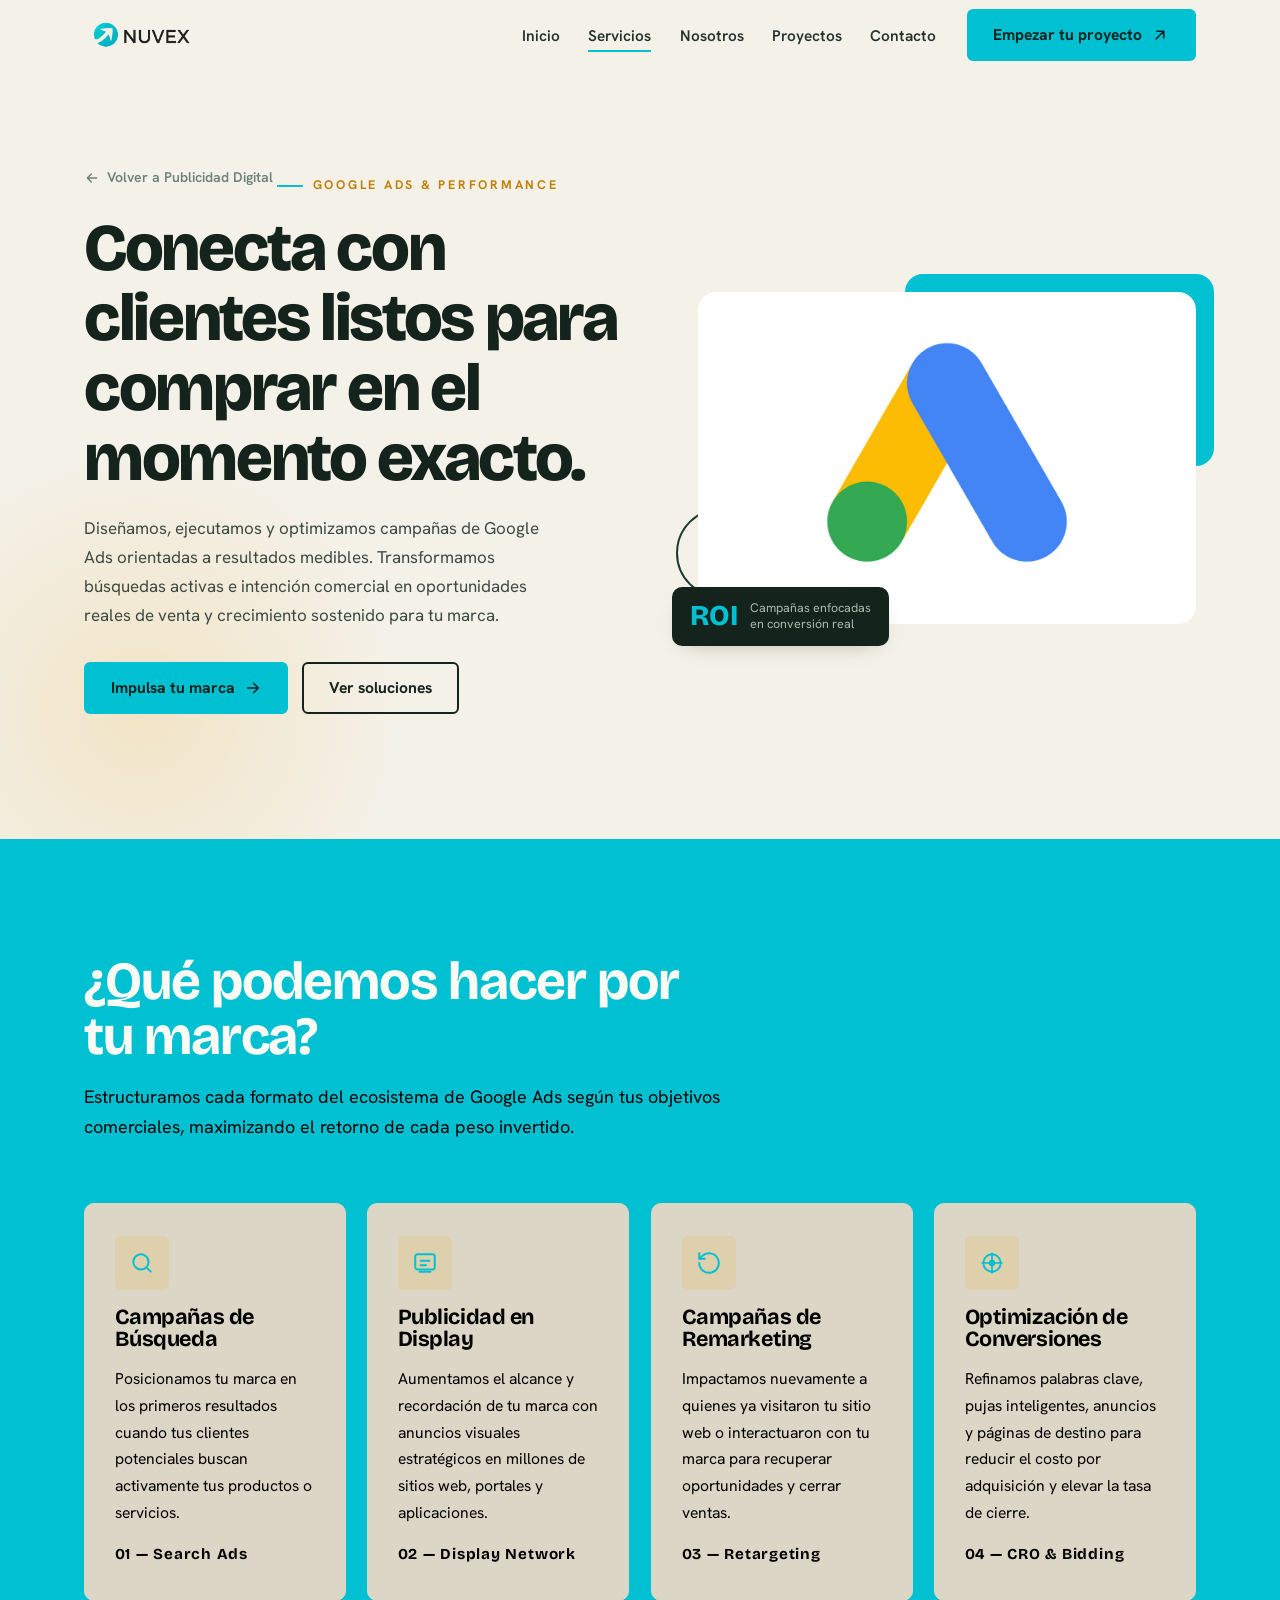
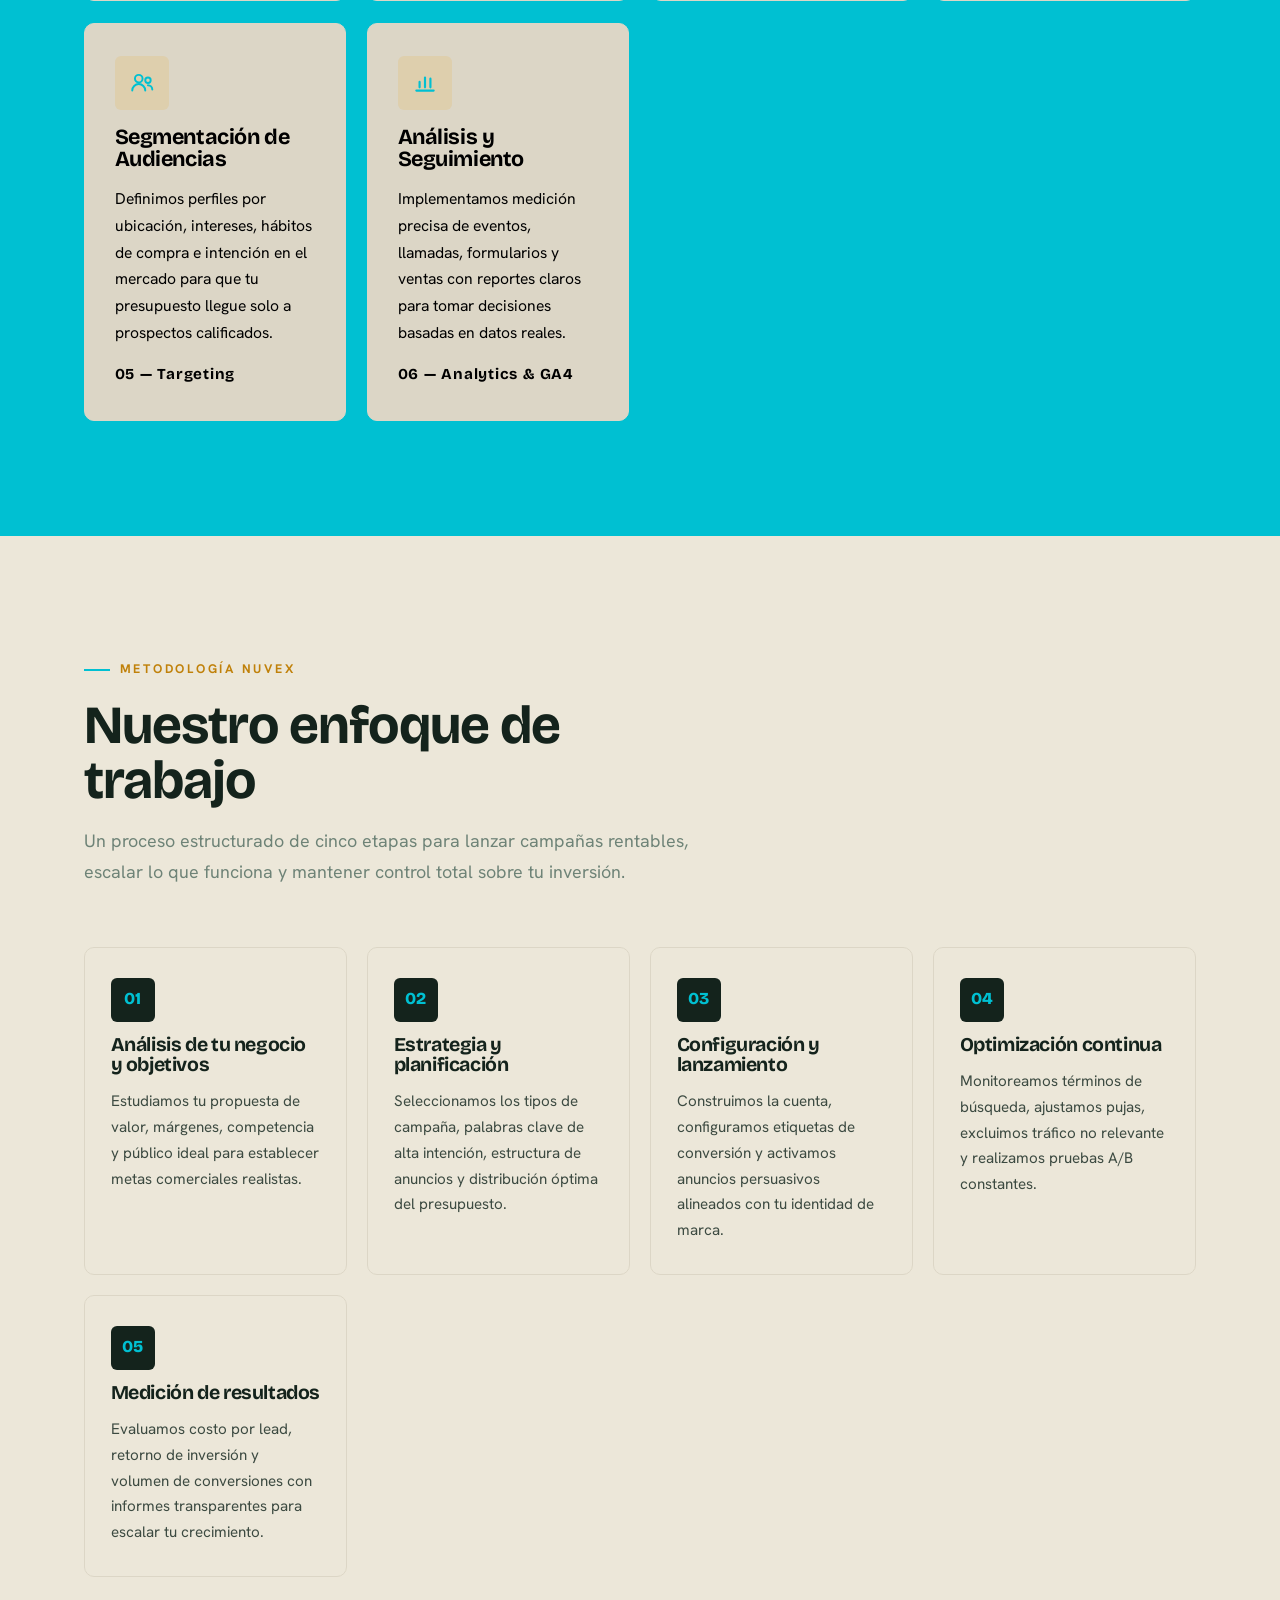
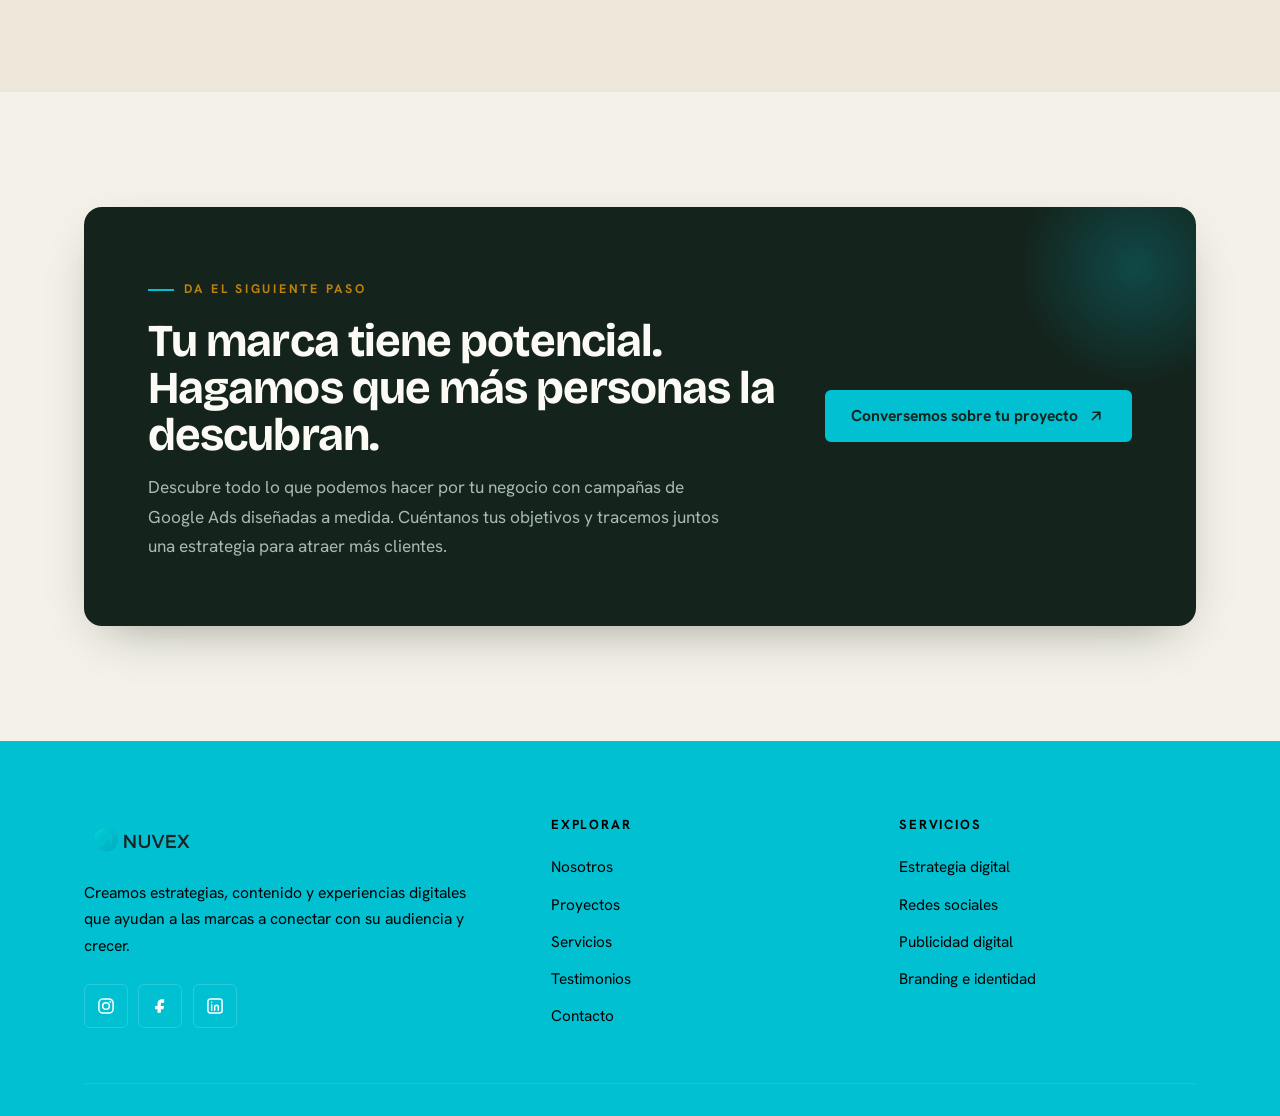
<file: services/google_ads.html>
<!doctype html>
<html lang="es">
<head>
  <meta charset="utf-8">
  <meta name="viewport" content="width=device-width, initial-scale=1">
  <title>Google Ads — NUVEX | Publicidad Digital que Convierte</title>
  <meta name="description" content="Campañas de Google Ads diseñadas para atraer clientes con intención real de compra, optimizar tu inversión y escalar tus conversiones con NUVEX.">

  <link rel="preconnect" href="https://fonts.googleapis.com">
  <link rel="preconnect" href="https://fonts.gstatic.com" crossorigin>
  <link href="https://fonts.googleapis.com/css2?family=Bricolage+Grotesque:wght@600;700;800&family=Hanken+Grotesk:wght@400;500;600;700&family=Montserrat:wght@200;300;400;600;800&display=swap" rel="stylesheet">
  <link rel="stylesheet" href="../css/vendor/bootstrap.min.css">
  <link rel="stylesheet" href="../css/style.css">

  <style>
    /* Extensiones ligeras coherentes con los tokens de style.css */
    .service-hero-title {
      font-size: clamp(2.4rem, 5.2vw, 4.2rem) !important;
      font-weight: 800;
      letter-spacing: -0.03em;
      line-height: 1.05;
      margin: 0 0 1.25rem;
    }

    .breadcrumb-link {
      display: inline-flex;
      align-items: center;
      gap: .45rem;
      font-weight: 600;
      font-size: .88rem;
      color: var(--sage);
      margin-bottom: 1.25rem;
      transition: color .18s ease, transform .18s ease;
    }
    .breadcrumb-link:hover {
      color: var(--ink);
      transform: translateX(-3px);
    }

    /* Bloque de proceso / Nuestro Enfoque */
    .process-list {
      display: grid;
      grid-template-columns: repeat(auto-fit, minmax(210px, 1fr));
      gap: 1.25rem;
    }
    .process-step {
      background: var(--paper-2);
      border: 1px solid var(--paper-line);
      border-radius: var(--r);
      padding: 1.85rem 1.6rem;
      display: flex;
      flex-direction: column;
      gap: .85rem;
      transition: transform .22s ease, border-color .22s ease, box-shadow .22s ease;
    }
    .process-step:hover {
      transform: translateY(-5px);
      border-color: var(--marigold);
      box-shadow: var(--shadow-sm);
    }
    .step-badge {
      width: 44px;
      height: 44px;
      border-radius: var(--r-sm);
      background: var(--ink);
      color: var(--marigold);
      font-family: var(--f-display);
      font-weight: 800;
      font-size: 1.05rem;
      display: grid;
      place-items: center;
    }
    .process-step h3 {
      font-size: 1.22rem;
      color: var(--ink);
    }
    .process-step p {
      font-size: .95rem;
      color: #3c4a41;
      margin: 0;
    }

    /* Banner CTA de cierre */
    .cta-box {
      background: var(--ink);
      color: var(--soft-on-dark);
      border-radius: var(--r-lg);
      padding: clamp(2.5rem, 5vw, 4.25rem);
      display: grid;
      grid-template-columns: 1.3fr auto;
      gap: 2rem;
      align-items: center;
      position: relative;
      overflow: hidden;
      box-shadow: var(--shadow);
    }
    .cta-box::after {
      content: "";
      position: absolute;
      right: -60px;
      top: -60px;
      width: 240px;
      height: 240px;
      border-radius: 50%;
      background: radial-gradient(circle, rgba(0, 192, 210, .24), transparent 70%);
      pointer-events: none;
    }
    .cta-box h2 {
      color: #FBFAF4;
      font-size: clamp(1.85rem, 3.8vw, 2.85rem);
      margin-bottom: .9rem;
    }
    .cta-box p {
      color: var(--sage-d);
      max-width: 36rem;
      font-size: 1.08rem;
      margin: 0;
    }
    .cta-box .btn2:hover {
      background: #FBFAF4;
      border-color: #FBFAF4;
      color: var(--ink);
    }

    @media (max-width: 991px) {
      .cta-box {
        grid-template-columns: 1fr;
      }
      .cta-box .btn2 {
        justify-self: start;
      }
    }
  </style>
</head>
<body>
  <a class="skip-link" href="#main">Saltar al contenido</a>

  <!-- ============================================================ HEADER -->
  <header class="site-header" id="siteHeader">
    <div class="wrap header-inner">
      <a class="brand" href="../index.html#top" aria-label="NUVEX — Inicio">
        <img src="../img2/Icono.png" alt="NUVEX">
      </a>

      <nav class="nav" id="primaryNav" aria-label="Navegación principal">
        <ul class="nav-links">
          <li><a href="../index.html#top">Inicio</a></li>
          <li><a href="../index.html#work" class="active">Servicios</a></li>
          <li><a href="../index.html#services">Nosotros</a></li>
          <li><a href="../index.html#voices">Proyectos</a></li>
          <li><a href="../index.html#contact">Contacto</a></li>
        </ul>
        <a class="btn2" href="../index.html#contact">
          Empezar tu proyecto
          <svg viewBox="0 0 24 24" fill="none" aria-hidden="true"><path d="M7 17 17 7M17 7H8M17 7v9" stroke="currentColor" stroke-width="2.2" stroke-linecap="round" stroke-linejoin="round"/></svg>
        </a>
      </nav>

      <button class="nav-toggle" id="navToggle" aria-label="Abrir menú" aria-expanded="false" aria-controls="primaryNav">
        <span></span>
      </button>
    </div>
  </header>

  <main id="main">
    <span id="top"></span>

    <!-- ========================================================== HERO -->
    <section class="hero" aria-labelledby="gads-hero-title">
      <div class="wrap hero-grid">
        <div class="hero-copy">
          <a href="../index.html#work" class="breadcrumb-link reveal">
            <svg width="16" height="16" viewBox="0 0 24 24" fill="none" aria-hidden="true"><path d="M19 12H5M11 18l-6-6 6-6" stroke="currentColor" stroke-width="2.2" stroke-linecap="round" stroke-linejoin="round"/></svg>
            Volver a Publicidad Digital
          </a>

          <span class="eyebrow reveal" data-delay="1">GOOGLE ADS &amp; PERFORMANCE</span>

          <h1 id="gads-hero-title" class="service-hero-title reveal" data-delay="1">
            Conecta con clientes listos para comprar en el momento exacto.
          </h1>

          <p class="intro reveal" data-delay="2">
            Diseñamos, ejecutamos y optimizamos campañas de Google Ads orientadas a resultados medibles. Transformamos búsquedas activas e intención comercial en oportunidades reales de venta y crecimiento sostenido para tu marca.
          </p>

          <div class="hero-cta reveal" data-delay="3">
            <a class="btn2" href="#cta-conversion">
              Impulsa tu marca
              <svg viewBox="0 0 24 24" fill="none" aria-hidden="true"><path d="M5 12h14M13 6l6 6-6 6" stroke="currentColor" stroke-width="2.2" stroke-linecap="round" stroke-linejoin="round"/></svg>
            </a>
            <a class="btn2 btn2--ghost" href="#beneficios">Ver soluciones</a>
          </div>
        </div>

        <figure class="hero-figure reveal" data-delay="2">
          <div class="frame">
            <img src="../img2/Google_ADS.jpg" alt="Gestión estratégica de campañas Google Ads en NUVEX" width="800" height="600">
          </div>
          <div class="hero-chip" aria-hidden="true">
            <span class="num">ROI</span>
            <span class="lbl">Campañas enfocadas<br>en conversión real</span>
          </div>
        </figure>
      </div>
    </section>

    <!-- ===================================== ¿QUÉ PODEMOS HACER POR TI? -->
    <section class="section section--forest on-dark" id="beneficios" aria-labelledby="beneficios-h">
      <div class="wrap">
        <div class="section-head reveal">
          <h2 id="beneficios-h">¿Qué podemos hacer por tu marca?</h2>
          <p>Estructuramos cada formato del ecosistema de Google Ads según tus objetivos comerciales, maximizando el retorno de cada peso invertido.</p>
        </div>

        <div class="svc-grid">
          <article class="svc-card reveal">
            <span class="svc-icon" aria-hidden="true">
              <svg viewBox="0 0 24 24" fill="none"><circle cx="11" cy="11" r="7" stroke="currentColor" stroke-width="1.8"/><path d="m20 20-3.5-3.5" stroke="currentColor" stroke-width="1.8" stroke-linecap="round"/></svg>
            </span>
            <h3>Campañas de Búsqueda</h3>
            <p>Posicionamos tu marca en los primeros resultados cuando tus clientes potenciales buscan activamente tus productos o servicios.</p>
            <span class="num-tag">01 — Search Ads</span>
          </article>

          <article class="svc-card reveal" data-delay="1">
            <span class="svc-icon" aria-hidden="true">
              <svg viewBox="0 0 24 24" fill="none"><rect x="3" y="4" width="18" height="14" rx="2" stroke="currentColor" stroke-width="1.8"/><path d="M7 20h10M8 10h8M8 14h5" stroke="currentColor" stroke-width="1.8" stroke-linecap="round"/></svg>
            </span>
            <h3>Publicidad en Display</h3>
            <p>Aumentamos el alcance y recordación de tu marca con anuncios visuales estratégicos en millones de sitios web, portales y aplicaciones.</p>
            <span class="num-tag">02 — Display Network</span>
          </article>

          <article class="svc-card reveal" data-delay="2">
            <span class="svc-icon" aria-hidden="true">
              <svg viewBox="0 0 24 24" fill="none"><path d="M3 12a9 9 0 1 0 3-6.7L3 8" stroke="currentColor" stroke-width="1.8" stroke-linecap="round" stroke-linejoin="round"/><path d="M3 3v5h5" stroke="currentColor" stroke-width="1.8" stroke-linecap="round" stroke-linejoin="round"/></svg>
            </span>
            <h3>Campañas de Remarketing</h3>
            <p>Impactamos nuevamente a quienes ya visitaron tu sitio web o interactuaron con tu marca para recuperar oportunidades y cerrar ventas.</p>
            <span class="num-tag">03 — Retargeting</span>
          </article>

          <article class="svc-card reveal">
            <span class="svc-icon" aria-hidden="true">
              <svg viewBox="0 0 24 24" fill="none"><path d="M12 3v18M3 12h18" stroke="currentColor" stroke-width="1.6" stroke-linecap="round"/><circle cx="12" cy="12" r="8" stroke="currentColor" stroke-width="1.8"/><circle cx="12" cy="12" r="3" fill="currentColor"/></svg>
            </span>
            <h3>Optimización de Conversiones</h3>
            <p>Refinamos palabras clave, pujas inteligentes, anuncios y páginas de destino para reducir el costo por adquisición y elevar la tasa de cierre.</p>
            <span class="num-tag">04 — CRO &amp; Bidding</span>
          </article>

          <article class="svc-card reveal" data-delay="1">
            <span class="svc-icon" aria-hidden="true">
              <svg viewBox="0 0 24 24" fill="none"><circle cx="9" cy="8" r="3.5" stroke="currentColor" stroke-width="1.8"/><path d="M3 19c0-3.3 2.7-6 6-6s6 2.7 6 6" stroke="currentColor" stroke-width="1.8" stroke-linecap="round"/><circle cx="17.5" cy="9.5" r="2.5" stroke="currentColor" stroke-width="1.8"/><path d="M17.5 14c2.2 0 4 1.8 4 4" stroke="currentColor" stroke-width="1.8" stroke-linecap="round"/></svg>
            </span>
            <h3>Segmentación de Audiencias</h3>
            <p>Definimos perfiles por ubicación, intereses, hábitos de compra e intención en el mercado para que tu presupuesto llegue solo a prospectos calificados.</p>
            <span class="num-tag">05 — Targeting</span>
          </article>

          <article class="svc-card reveal" data-delay="2">
            <span class="svc-icon" aria-hidden="true">
              <svg viewBox="0 0 24 24" fill="none"><path d="M4 19h16M7 16v-5M12 16V7M17 16v-8" stroke="currentColor" stroke-width="2" stroke-linecap="round"/></svg>
            </span>
            <h3>Análisis y Seguimiento</h3>
            <p>Implementamos medición precisa de eventos, llamadas, formularios y ventas con reportes claros para tomar decisiones basadas en datos reales.</p>
            <span class="num-tag">06 — Analytics &amp; GA4</span>
          </article>
        </div>
      </div>
    </section>

    <!-- ================================================ NUESTRO ENFOQUE -->
    <section class="section section--paper2" id="enfoque" aria-labelledby="enfoque-h">
      <div class="wrap">
        <div class="section-head reveal">
          <span class="eyebrow">METODOLOGÍA NUVEX</span>
          <h2 id="enfoque-h">Nuestro enfoque de trabajo</h2>
          <p>Un proceso estructurado de cinco etapas para lanzar campañas rentables, escalar lo que funciona y mantener control total sobre tu inversión.</p>
        </div>

        <div class="process-list">
          <article class="process-step reveal">
            <span class="step-badge">01</span>
            <h3>Análisis de tu negocio y objetivos</h3>
            <p>Estudiamos tu propuesta de valor, márgenes, competencia y público ideal para establecer metas comerciales realistas.</p>
          </article>

          <article class="process-step reveal" data-delay="1">
            <span class="step-badge">02</span>
            <h3>Estrategia y planificación</h3>
            <p>Seleccionamos los tipos de campaña, palabras clave de alta intención, estructura de anuncios y distribución óptima del presupuesto.</p>
          </article>

          <article class="process-step reveal" data-delay="2">
            <span class="step-badge">03</span>
            <h3>Configuración y lanzamiento</h3>
            <p>Construimos la cuenta, configuramos etiquetas de conversión y activamos anuncios persuasivos alineados con tu identidad de marca.</p>
          </article>

          <article class="process-step reveal" data-delay="1">
            <span class="step-badge">04</span>
            <h3>Optimización continua</h3>
            <p>Monitoreamos términos de búsqueda, ajustamos pujas, excluimos tráfico no relevante y realizamos pruebas A/B constantes.</p>
          </article>

          <article class="process-step reveal" data-delay="2">
            <span class="step-badge">05</span>
            <h3>Medición de resultados</h3>
            <p>Evaluamos costo por lead, retorno de inversión y volumen de conversiones con informes transparentes para escalar tu crecimiento.</p>
          </article>
        </div>
      </div>
    </section>

    <!-- ======================================== SECCIÓN DE CONVERSIÓN CTA -->
    <section class="section" id="cta-conversion" aria-labelledby="cta-h">
      <div class="wrap">
        <div class="cta-box reveal">
          <div>
            <span class="eyebrow">DA EL SIGUIENTE PASO</span>
            <h2 id="cta-h">Tu marca tiene potencial. Hagamos que más personas la descubran.</h2>
            <p>
              Descubre todo lo que podemos hacer por tu negocio con campañas de Google Ads diseñadas a medida. Cuéntanos tus objetivos y tracemos juntos una estrategia para atraer más clientes.
            </p>
          </div>
          <div>
            <a class="btn2" href="../index.html#contact">
              Conversemos sobre tu proyecto
              <svg viewBox="0 0 24 24" fill="none" aria-hidden="true"><path d="M7 17 17 7M17 7H8M17 7v9" stroke="currentColor" stroke-width="2.2" stroke-linecap="round" stroke-linejoin="round"/></svg>
            </a>
          </div>
        </div>
      </div>
    </section>
  </main>

  <!-- ========================================================== FOOTER -->
  <footer class="site-footer">
    <div class="wrap">
      <div class="footer-top">

        <!-- Marca -->
        <div class="footer-brand">
          <a class="brand" href="../index.html#top" aria-label="Nuvex — inicio">
            <img src="../img2/Icono.png" alt="Nuvex" class="footer-logo">
          </a>

          <p>
            Creamos estrategias, contenido y experiencias digitales que ayudan
            a las marcas a conectar con su audiencia y crecer.
          </p>

          <ul class="socials" aria-label="Nuvex en redes sociales">
            <li>
              <a href="#" aria-label="Instagram">
                <svg viewBox="0 0 24 24" fill="none" aria-hidden="true">
                  <rect x="3.5" y="3.5" width="17" height="17" rx="5"
                    stroke="currentColor" stroke-width="1.8"/>
                  <circle cx="12" cy="12" r="4"
                    stroke="currentColor" stroke-width="1.8"/>
                  <circle cx="17.2" cy="6.8" r="1.2"
                    fill="currentColor"/>
                </svg>
              </a>
            </li>

            <li>
              <a href="#" aria-label="Facebook">
                <svg viewBox="0 0 24 24" fill="none" aria-hidden="true">
                  <path d="M14 8h3V4h-3c-2.8 0-5 2.2-5 5v3H6v4h3v4h4v-4h3l1-4h-4V9c0-.6.4-1 1-1Z"
                    fill="currentColor"/>
                </svg>
              </a>
            </li>

            <li>
              <a href="#" aria-label="LinkedIn">
                <svg viewBox="0 0 24 24" fill="none" aria-hidden="true">
                  <rect x="3.5" y="3.5" width="17" height="17" rx="3"
                    stroke="currentColor" stroke-width="1.8"/>
                  <path d="M8 10.5V17M8 7.6v.02M11.6 17v-3.6c0-1.4 1-2.4 2.3-2.4s2.1 1 2.1 2.4V17"
                    stroke="currentColor"
                    stroke-width="1.8"
                    stroke-linecap="round"/>
                </svg>
              </a>
            </li>
          </ul>
        </div>

        <!-- Navegación -->
        <nav class="footer-col" aria-label="Sitio">
          <h4>Explorar</h4>
          <a href="../index.html#about">Nosotros</a>
          <a href="../index.html#work">Proyectos</a>
          <a href="../index.html#services">Servicios</a>
          <a href="../index.html#voices">Testimonios</a>
          <a href="../index.html#contact">Contacto</a>
        </nav>

        <!-- Servicios -->
        <nav class="footer-col" aria-label="Servicios">
          <h4>Servicios</h4>
          <a href="../index.html#services">Estrategia digital</a>
          <a href="../index.html#services">Redes sociales</a>
          <a href="google_ads.html">Publicidad digital</a>
          <a href="../index.html#services">Branding e identidad</a>
        </nav>

      </div>
    </div>
  </footer>

  <script src="../js/vendor/bootstrap.bundle.min.js"></script>
  <script src="../js/main.js"></script>
</body>
</html>
</file>
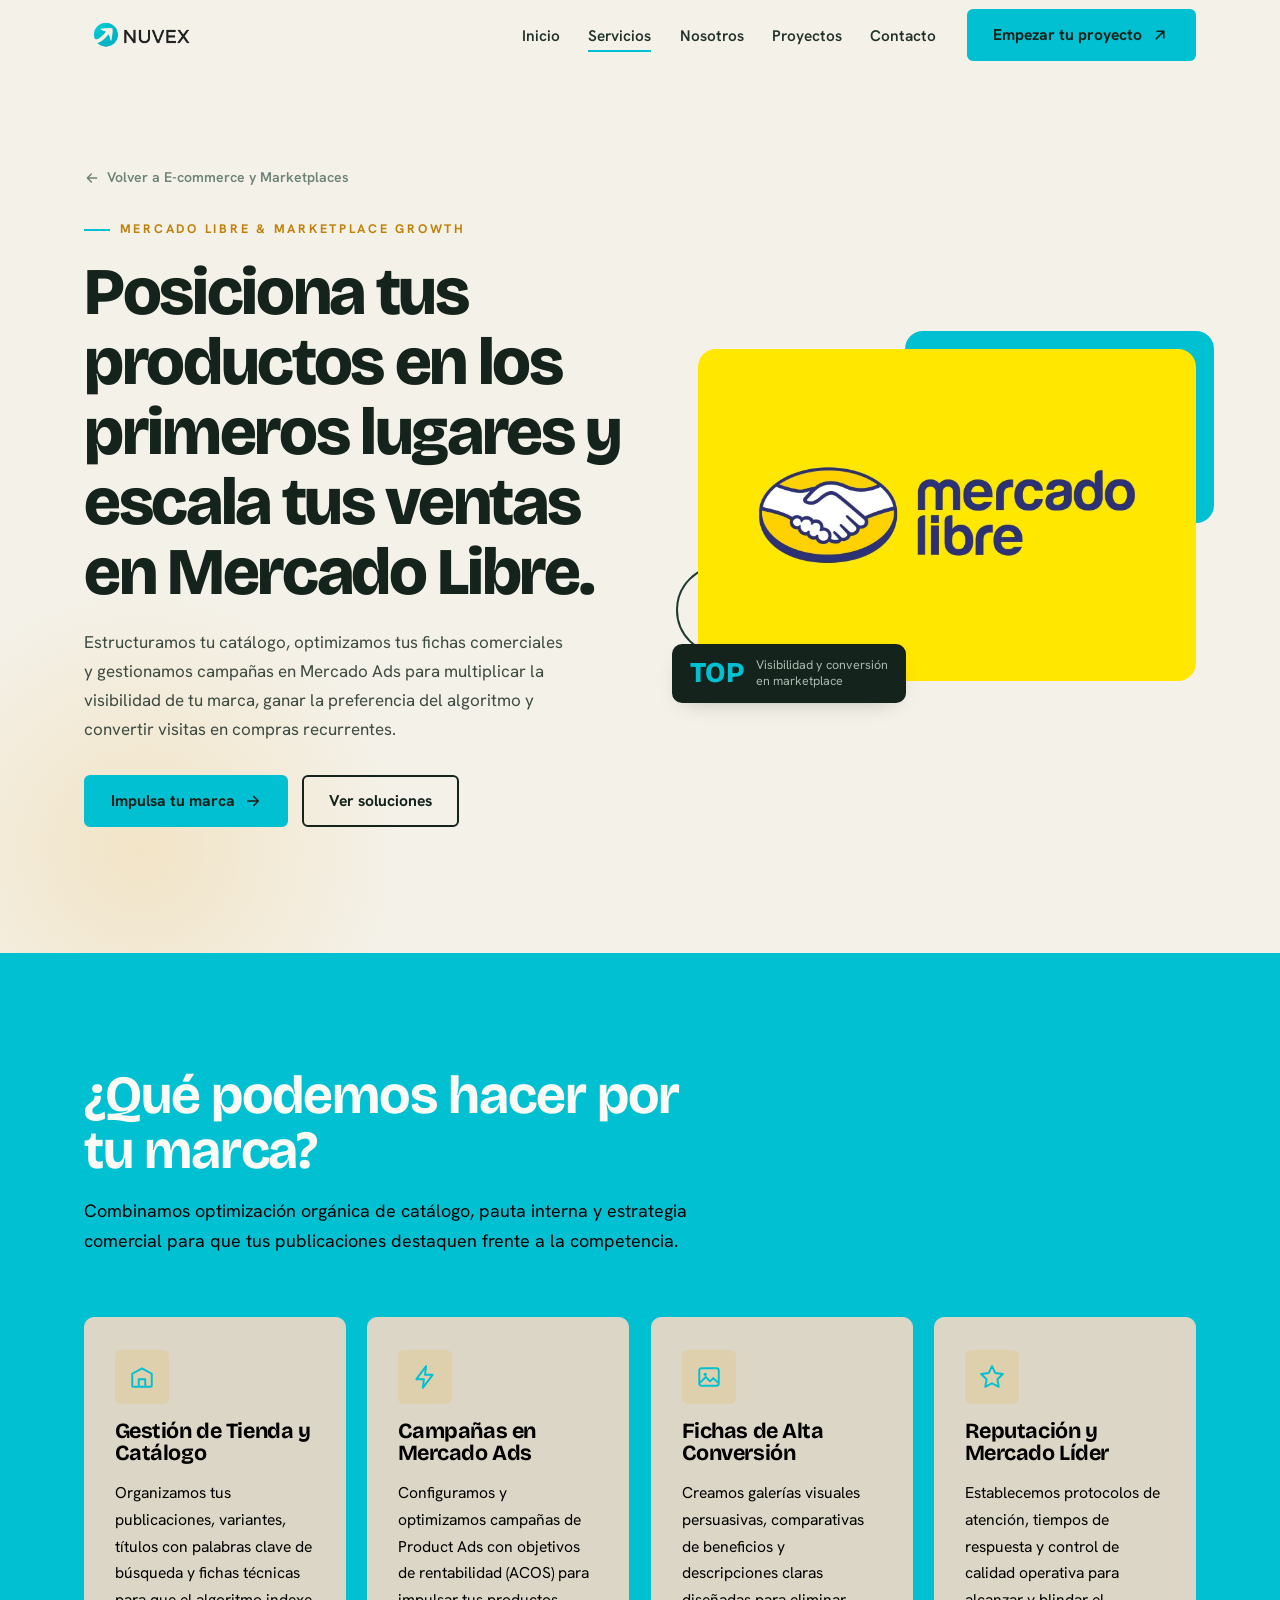
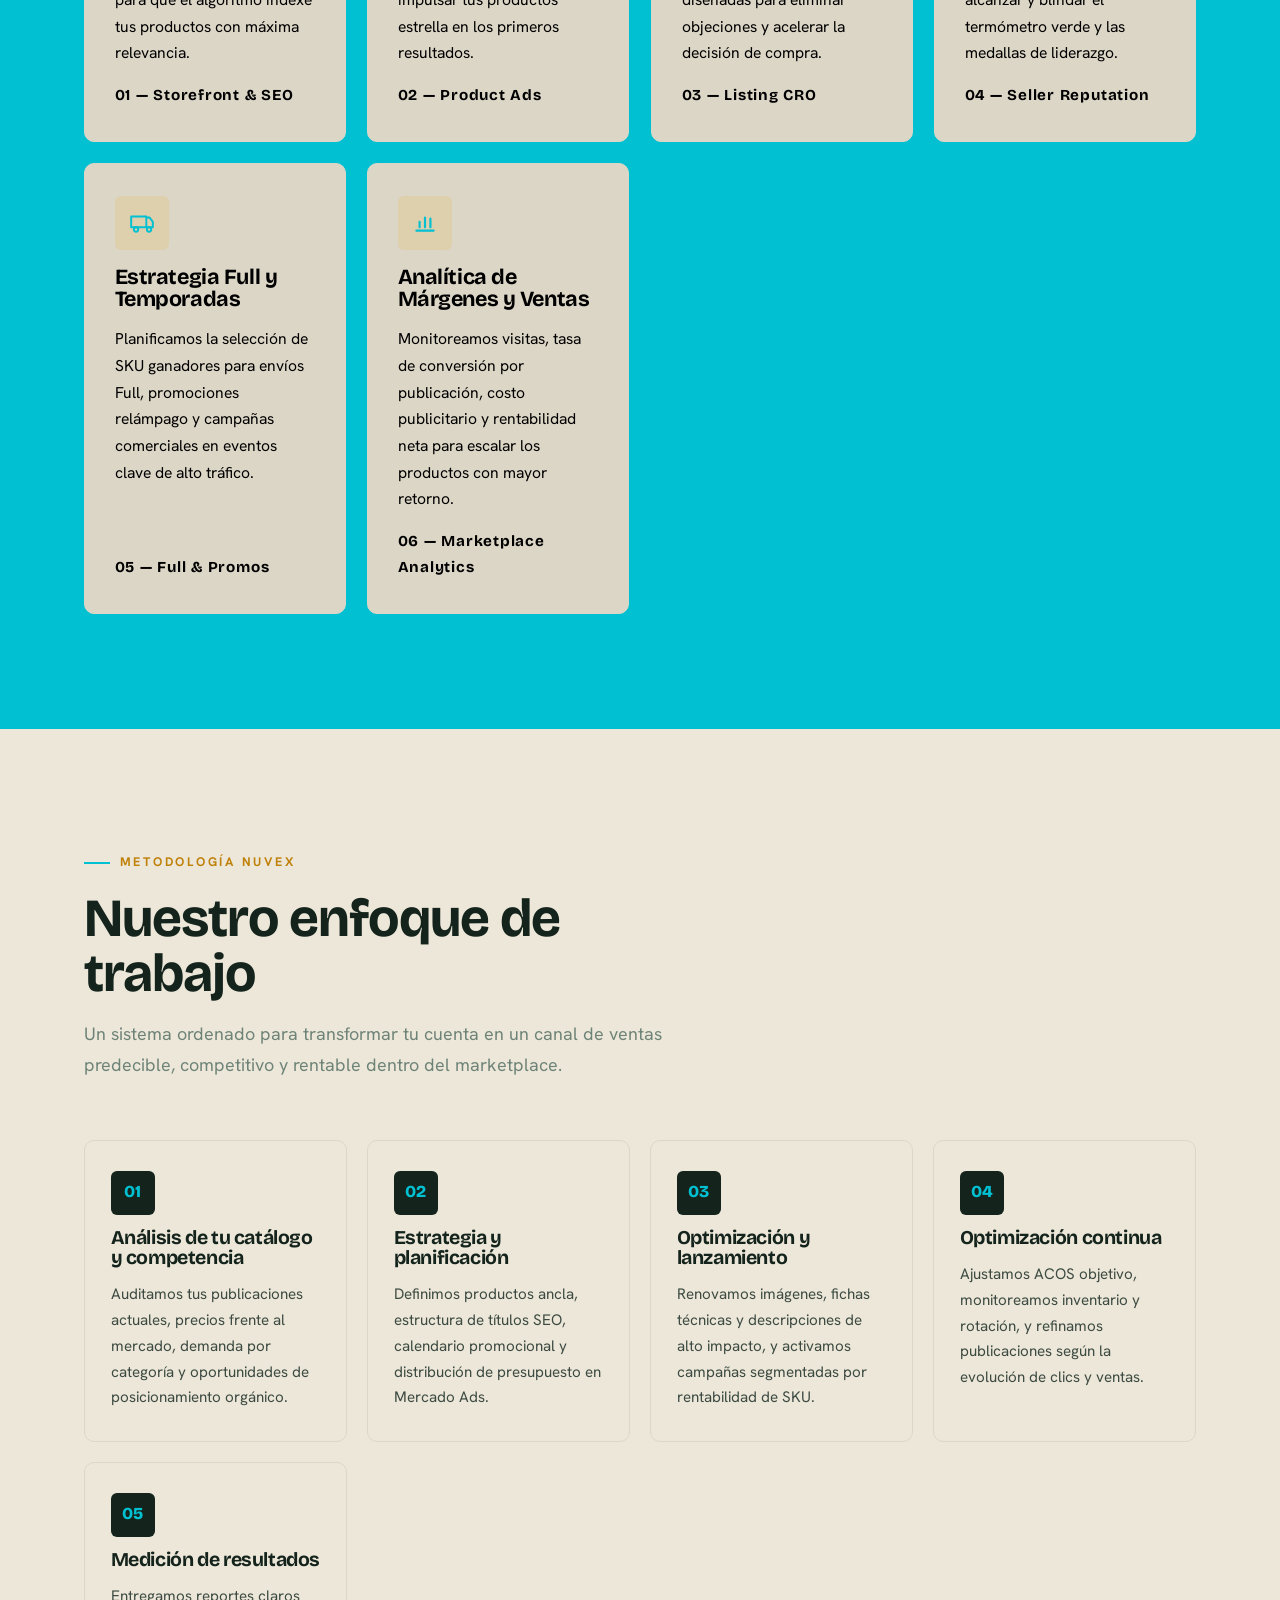
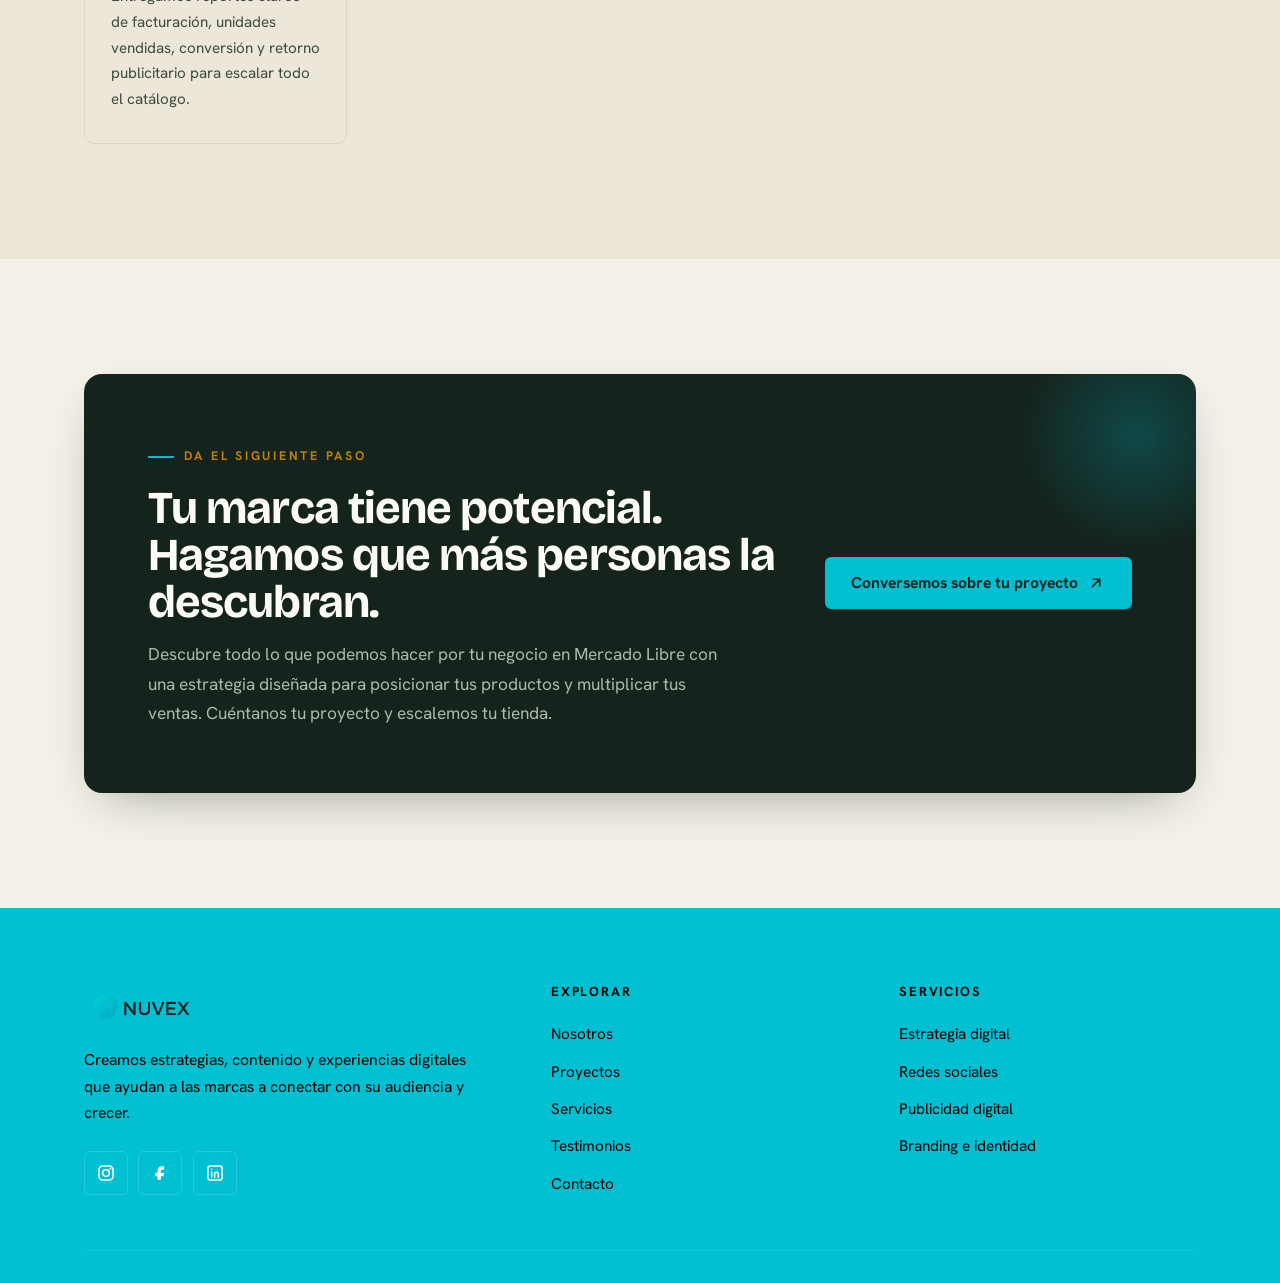
<file: services/mercado_libre.html>
<!doctype html>
<html lang="es">
<head>
  <meta charset="utf-8">
  <meta name="viewport" content="width=device-width, initial-scale=1">
  <title>Mercado Libre — NUVEX | Posicionamiento y Ventas en Marketplace</title>
  <meta name="description" content="Optimizamos tu tienda en Mercado Libre, fichas de producto y campañas de Mercado Ads para escalar tus ventas y posicionamiento con NUVEX.">

  <link rel="preconnect" href="https://fonts.googleapis.com">
  <link rel="preconnect" href="https://fonts.gstatic.com" crossorigin>
  <link href="https://fonts.googleapis.com/css2?family=Bricolage+Grotesque:wght@600;700;800&family=Hanken+Grotesk:wght@400;500;600;700&family=Montserrat:wght@200;300;400;600;800&display=swap" rel="stylesheet">
  <link rel="stylesheet" href="../css/vendor/bootstrap.min.css">
  <link rel="stylesheet" href="../css/style.css">

  <style>
    /* Extensiones ligeras coherentes con los tokens de style.css */
    .service-hero-title {
      font-size: clamp(2.4rem, 5.2vw, 4.2rem) !important;
      font-weight: 800;
      letter-spacing: -0.03em;
      line-height: 1.05;
      margin: 0 0 1.25rem;
    }

    .breadcrumb-link {
      display: inline-flex;
      align-items: center;
      gap: .45rem;
      font-weight: 600;
      font-size: .88rem;
      color: var(--sage);
      margin-bottom: 1.25rem;
      transition: color .18s ease, transform .18s ease;
    }
    .breadcrumb-link:hover {
      color: var(--ink);
      transform: translateX(-3px);
    }

    /* Bloque de proceso / Nuestro Enfoque */
    .process-list {
      display: grid;
      grid-template-columns: repeat(auto-fit, minmax(210px, 1fr));
      gap: 1.25rem;
    }
    .process-step {
      background: var(--paper-2);
      border: 1px solid var(--paper-line);
      border-radius: var(--r);
      padding: 1.85rem 1.6rem;
      display: flex;
      flex-direction: column;
      gap: .85rem;
      transition: transform .22s ease, border-color .22s ease, box-shadow .22s ease;
    }
    .process-step:hover {
      transform: translateY(-5px);
      border-color: var(--marigold);
      box-shadow: var(--shadow-sm);
    }
    .step-badge {
      width: 44px;
      height: 44px;
      border-radius: var(--r-sm);
      background: var(--ink);
      color: var(--marigold);
      font-family: var(--f-display);
      font-weight: 800;
      font-size: 1.05rem;
      display: grid;
      place-items: center;
    }
    .process-step h3 {
      font-size: 1.22rem;
      color: var(--ink);
    }
    .process-step p {
      font-size: .95rem;
      color: #3c4a41;
      margin: 0;
    }

    /* Banner CTA de cierre */
    .cta-box {
      background: var(--ink);
      color: var(--soft-on-dark);
      border-radius: var(--r-lg);
      padding: clamp(2.5rem, 5vw, 4.25rem);
      display: grid;
      grid-template-columns: 1.3fr auto;
      gap: 2rem;
      align-items: center;
      position: relative;
      overflow: hidden;
      box-shadow: var(--shadow);
    }
    .cta-box::after {
      content: "";
      position: absolute;
      right: -60px;
      top: -60px;
      width: 240px;
      height: 240px;
      border-radius: 50%;
      background: radial-gradient(circle, rgba(0, 192, 210, .24), transparent 70%);
      pointer-events: none;
    }
    .cta-box h2 {
      color: #FBFAF4;
      font-size: clamp(1.85rem, 3.8vw, 2.85rem);
      margin-bottom: .9rem;
    }
    .cta-box p {
      color: var(--sage-d);
      max-width: 36rem;
      font-size: 1.08rem;
      margin: 0;
    }
    .cta-box .btn2:hover {
      background: #FBFAF4;
      border-color: #FBFAF4;
      color: var(--ink);
    }

    @media (max-width: 991px) {
      .cta-box {
        grid-template-columns: 1fr;
      }
      .cta-box .btn2 {
        justify-self: start;
      }
    }
  </style>
</head>
<body>
  <a class="skip-link" href="#main">Saltar al contenido</a>

  <!-- ============================================================ HEADER -->
  <header class="site-header" id="siteHeader">
    <div class="wrap header-inner">
      <a class="brand" href="../index.html#top" aria-label="NUVEX — Inicio">
        <img src="../img2/Icono.png" alt="NUVEX">
      </a>

      <nav class="nav" id="primaryNav" aria-label="Navegación principal">
        <ul class="nav-links">
          <li><a href="../index.html#top">Inicio</a></li>
          <li><a href="../index.html#work" class="active">Servicios</a></li>
          <li><a href="../index.html#services">Nosotros</a></li>
          <li><a href="../index.html#voices">Proyectos</a></li>
          <li><a href="../index.html#contact">Contacto</a></li>
        </ul>
        <a class="btn2" href="../index.html#contact">
          Empezar tu proyecto
          <svg viewBox="0 0 24 24" fill="none" aria-hidden="true"><path d="M7 17 17 7M17 7H8M17 7v9" stroke="currentColor" stroke-width="2.2" stroke-linecap="round" stroke-linejoin="round"/></svg>
        </a>
      </nav>

      <button class="nav-toggle" id="navToggle" aria-label="Abrir menú" aria-expanded="false" aria-controls="primaryNav">
        <span></span>
      </button>
    </div>
  </header>

  <main id="main">
    <span id="top"></span>

    <!-- ========================================================== HERO -->
    <section class="hero" aria-labelledby="ml-hero-title">
      <div class="wrap hero-grid">
        <div class="hero-copy">
          <a href="../index.html#work" class="breadcrumb-link reveal">
            <svg width="16" height="16" viewBox="0 0 24 24" fill="none" aria-hidden="true"><path d="M19 12H5M11 18l-6-6 6-6" stroke="currentColor" stroke-width="2.2" stroke-linecap="round" stroke-linejoin="round"/></svg>
            Volver a E-commerce y Marketplaces
          </a>

          <span class="eyebrow reveal" data-delay="1">MERCADO LIBRE &amp; MARKETPLACE GROWTH</span>

          <h1 id="ml-hero-title" class="service-hero-title reveal" data-delay="1">
            Posiciona tus productos en los primeros lugares y escala tus ventas en Mercado Libre.
          </h1>

          <p class="intro reveal" data-delay="2">
            Estructuramos tu catálogo, optimizamos tus fichas comerciales y gestionamos campañas en Mercado Ads para multiplicar la visibilidad de tu marca, ganar la preferencia del algoritmo y convertir visitas en compras recurrentes.
          </p>

          <div class="hero-cta reveal" data-delay="3">
            <a class="btn2" href="#cta-conversion">
              Impulsa tu marca
              <svg viewBox="0 0 24 24" fill="none" aria-hidden="true"><path d="M5 12h14M13 6l6 6-6 6" stroke="currentColor" stroke-width="2.2" stroke-linecap="round" stroke-linejoin="round"/></svg>
            </a>
            <a class="btn2 btn2--ghost" href="#beneficios">Ver soluciones</a>
          </div>
        </div>

        <figure class="hero-figure reveal" data-delay="2">
          <div class="frame">
            <img src="../img2/Mercado-Libre.jpg" alt="Gestión y crecimiento de ventas en Mercado Libre — NUVEX" width="800" height="600">
          </div>
          <div class="hero-chip" aria-hidden="true">
            <span class="num">TOP</span>
            <span class="lbl">Visibilidad y conversión<br>en marketplace</span>
          </div>
        </figure>
      </div>
    </section>

    <!-- ===================================== ¿QUÉ PODEMOS HACER POR TI? -->
    <section class="section section--forest on-dark" id="beneficios" aria-labelledby="beneficios-h">
      <div class="wrap">
        <div class="section-head reveal">
          <h2 id="beneficios-h">¿Qué podemos hacer por tu marca?</h2>
          <p>Combinamos optimización orgánica de catálogo, pauta interna y estrategia comercial para que tus publicaciones destaquen frente a la competencia.</p>
        </div>

        <div class="svc-grid">
          <article class="svc-card reveal">
            <span class="svc-icon" aria-hidden="true">
              <svg viewBox="0 0 24 24" fill="none"><path d="M3 9 12 4l9 5v11a1 1 0 0 1-1 1H4a1 1 0 0 1-1-1V9Z" stroke="currentColor" stroke-width="1.8" stroke-linejoin="round"/><path d="M9 21v-7h6v7" stroke="currentColor" stroke-width="1.8" stroke-linejoin="round"/></svg>
            </span>
            <h3>Gestión de Tienda y Catálogo</h3>
            <p>Organizamos tus publicaciones, variantes, títulos con palabras clave de búsqueda y fichas técnicas para que el algoritmo indexe tus productos con máxima relevancia.</p>
            <span class="num-tag">01 — Storefront &amp; SEO</span>
          </article>

          <article class="svc-card reveal" data-delay="1">
            <span class="svc-icon" aria-hidden="true">
              <svg viewBox="0 0 24 24" fill="none"><path d="M13 2 4 14h7l-1 8 9-12h-7l1-8Z" stroke="currentColor" stroke-width="1.8" stroke-linejoin="round"/></svg>
            </span>
            <h3>Campañas en Mercado Ads</h3>
            <p>Configuramos y optimizamos campañas de Product Ads con objetivos de rentabilidad (ACOS) para impulsar tus productos estrella en los primeros resultados.</p>
            <span class="num-tag">02 — Product Ads</span>
          </article>

          <article class="svc-card reveal" data-delay="2">
            <span class="svc-icon" aria-hidden="true">
              <svg viewBox="0 0 24 24" fill="none"><rect x="3" y="4" width="18" height="16" rx="2" stroke="currentColor" stroke-width="1.8"/><circle cx="8.5" cy="9.5" r="1.5" fill="currentColor"/><path d="m4 17 5-5 4 4 3-3 4 4" stroke="currentColor" stroke-width="1.8" stroke-linecap="round" stroke-linejoin="round"/></svg>
            </span>
            <h3>Fichas de Alta Conversión</h3>
            <p>Creamos galerías visuales persuasivas, comparativas de beneficios y descripciones claras diseñadas para eliminar objeciones y acelerar la decisión de compra.</p>
            <span class="num-tag">03 — Listing CRO</span>
          </article>

          <article class="svc-card reveal">
            <span class="svc-icon" aria-hidden="true">
              <svg viewBox="0 0 24 24" fill="none"><path d="M12 2l2.9 6.26L22 9.27l-5 4.87 1.18 6.88L12 17.77l-6.18 3.25L7 14.14 2 9.27l7.1-1.01L12 2Z" stroke="currentColor" stroke-width="1.8" stroke-linejoin="round"/></svg>
            </span>
            <h3>Reputación y Mercado Líder</h3>
            <p>Establecemos protocolos de atención, tiempos de respuesta y control de calidad operativa para alcanzar y blindar el termómetro verde y las medallas de liderazgo.</p>
            <span class="num-tag">04 — Seller Reputation</span>
          </article>

          <article class="svc-card reveal" data-delay="1">
            <span class="svc-icon" aria-hidden="true">
              <svg viewBox="0 0 24 24" fill="none"><path d="M16 16h6v-5l-3-4h-3v9ZM2 6h14v10H2V6Z" stroke="currentColor" stroke-width="1.8" stroke-linejoin="round"/><circle cx="6.5" cy="18" r="2" stroke="currentColor" stroke-width="1.8"/><circle cx="18.5" cy="18" r="2" stroke="currentColor" stroke-width="1.8"/></svg>
            </span>
            <h3>Estrategia Full y Temporadas</h3>
            <p>Planificamos la selección de SKU ganadores para envíos Full, promociones relámpago y campañas comerciales en eventos clave de alto tráfico.</p>
            <span class="num-tag">05 — Full &amp; Promos</span>
          </article>

          <article class="svc-card reveal" data-delay="2">
            <span class="svc-icon" aria-hidden="true">
              <svg viewBox="0 0 24 24" fill="none"><path d="M4 19h16M7 16v-5M12 16V7M17 16v-8" stroke="currentColor" stroke-width="2" stroke-linecap="round"/></svg>
            </span>
            <h3>Analítica de Márgenes y Ventas</h3>
            <p>Monitoreamos visitas, tasa de conversión por publicación, costo publicitario y rentabilidad neta para escalar los productos con mayor retorno.</p>
            <span class="num-tag">06 — Marketplace Analytics</span>
          </article>
        </div>
      </div>
    </section>

    <!-- ================================================ NUESTRO ENFOQUE -->
    <section class="section section--paper2" id="enfoque" aria-labelledby="enfoque-h">
      <div class="wrap">
        <div class="section-head reveal">
          <span class="eyebrow">METODOLOGÍA NUVEX</span>
          <h2 id="enfoque-h">Nuestro enfoque de trabajo</h2>
          <p>Un sistema ordenado para transformar tu cuenta en un canal de ventas predecible, competitivo y rentable dentro del marketplace.</p>
        </div>

        <div class="process-list">
          <article class="process-step reveal">
            <span class="step-badge">01</span>
            <h3>Análisis de tu catálogo y competencia</h3>
            <p>Auditamos tus publicaciones actuales, precios frente al mercado, demanda por categoría y oportunidades de posicionamiento orgánico.</p>
          </article>

          <article class="process-step reveal" data-delay="1">
            <span class="step-badge">02</span>
            <h3>Estrategia y planificación</h3>
            <p>Definimos productos ancla, estructura de títulos SEO, calendario promocional y distribución de presupuesto en Mercado Ads.</p>
          </article>

          <article class="process-step reveal" data-delay="2">
            <span class="step-badge">03</span>
            <h3>Optimización y lanzamiento</h3>
            <p>Renovamos imágenes, fichas técnicas y descripciones de alto impacto, y activamos campañas segmentadas por rentabilidad de SKU.</p>
          </article>

          <article class="process-step reveal" data-delay="1">
            <span class="step-badge">04</span>
            <h3>Optimización continua</h3>
            <p>Ajustamos ACOS objetivo, monitoreamos inventario y rotación, y refinamos publicaciones según la evolución de clics y ventas.</p>
          </article>

          <article class="process-step reveal" data-delay="2">
            <span class="step-badge">05</span>
            <h3>Medición de resultados</h3>
            <p>Entregamos reportes claros de facturación, unidades vendidas, conversión y retorno publicitario para escalar todo el catálogo.</p>
          </article>
        </div>
      </div>
    </section>

    <!-- ======================================== SECCIÓN DE CONVERSIÓN CTA -->
    <section class="section" id="cta-conversion" aria-labelledby="cta-h">
      <div class="wrap">
        <div class="cta-box reveal">
          <div>
            <span class="eyebrow">DA EL SIGUIENTE PASO</span>
            <h2 id="cta-h">Tu marca tiene potencial. Hagamos que más personas la descubran.</h2>
            <p>
              Descubre todo lo que podemos hacer por tu negocio en Mercado Libre con una estrategia diseñada para posicionar tus productos y multiplicar tus ventas. Cuéntanos tu proyecto y escalemos tu tienda.
            </p>
          </div>
          <div>
            <a class="btn2" href="../index.html#contact">
              Conversemos sobre tu proyecto
              <svg viewBox="0 0 24 24" fill="none" aria-hidden="true"><path d="M7 17 17 7M17 7H8M17 7v9" stroke="currentColor" stroke-width="2.2" stroke-linecap="round" stroke-linejoin="round"/></svg>
            </a>
          </div>
        </div>
      </div>
    </section>
  </main>

  <!-- ========================================================== FOOTER -->
  <footer class="site-footer">
    <div class="wrap">
      <div class="footer-top">

        <!-- Marca -->
        <div class="footer-brand">
          <a class="brand" href="../index.html#top" aria-label="Nuvex — inicio">
            <img src="../img2/Icono.png" alt="Nuvex" class="footer-logo">
          </a>

          <p>
            Creamos estrategias, contenido y experiencias digitales que ayudan
            a las marcas a conectar con su audiencia y crecer.
          </p>

          <ul class="socials" aria-label="Nuvex en redes sociales">
            <li>
              <a href="#" aria-label="Instagram">
                <svg viewBox="0 0 24 24" fill="none" aria-hidden="true">
                  <rect x="3.5" y="3.5" width="17" height="17" rx="5"
                    stroke="currentColor" stroke-width="1.8"/>
                  <circle cx="12" cy="12" r="4"
                    stroke="currentColor" stroke-width="1.8"/>
                  <circle cx="17.2" cy="6.8" r="1.2"
                    fill="currentColor"/>
                </svg>
              </a>
            </li>

            <li>
              <a href="#" aria-label="Facebook">
                <svg viewBox="0 0 24 24" fill="none" aria-hidden="true">
                  <path d="M14 8h3V4h-3c-2.8 0-5 2.2-5 5v3H6v4h3v4h4v-4h3l1-4h-4V9c0-.6.4-1 1-1Z"
                    fill="currentColor"/>
                </svg>
              </a>
            </li>

            <li>
              <a href="#" aria-label="LinkedIn">
                <svg viewBox="0 0 24 24" fill="none" aria-hidden="true">
                  <rect x="3.5" y="3.5" width="17" height="17" rx="3"
                    stroke="currentColor" stroke-width="1.8"/>
                  <path d="M8 10.5V17M8 7.6v.02M11.6 17v-3.6c0-1.4 1-2.4 2.3-2.4s2.1 1 2.1 2.4V17"
                    stroke="currentColor"
                    stroke-width="1.8"
                    stroke-linecap="round"/>
                </svg>
              </a>
            </li>
          </ul>
        </div>

        <!-- Navegación -->
        <nav class="footer-col" aria-label="Sitio">
          <h4>Explorar</h4>
          <a href="../index.html#about">Nosotros</a>
          <a href="../index.html#work">Proyectos</a>
          <a href="../index.html#services">Servicios</a>
          <a href="../index.html#voices">Testimonios</a>
          <a href="../index.html#contact">Contacto</a>
        </nav>

        <!-- Servicios -->
        <nav class="footer-col" aria-label="Servicios">
          <h4>Servicios</h4>
          <a href="../index.html#services">Estrategia digital</a>
          <a href="../index.html#services">Redes sociales</a>
          <a href="mercado_libre.html">Publicidad digital</a>
          <a href="../index.html#services">Branding e identidad</a>
        </nav>

      </div>
    </div>
  </footer>

  <script src="../js/vendor/bootstrap.bundle.min.js"></script>
  <script src="../js/main.js"></script>
</body>
</html>
</file>
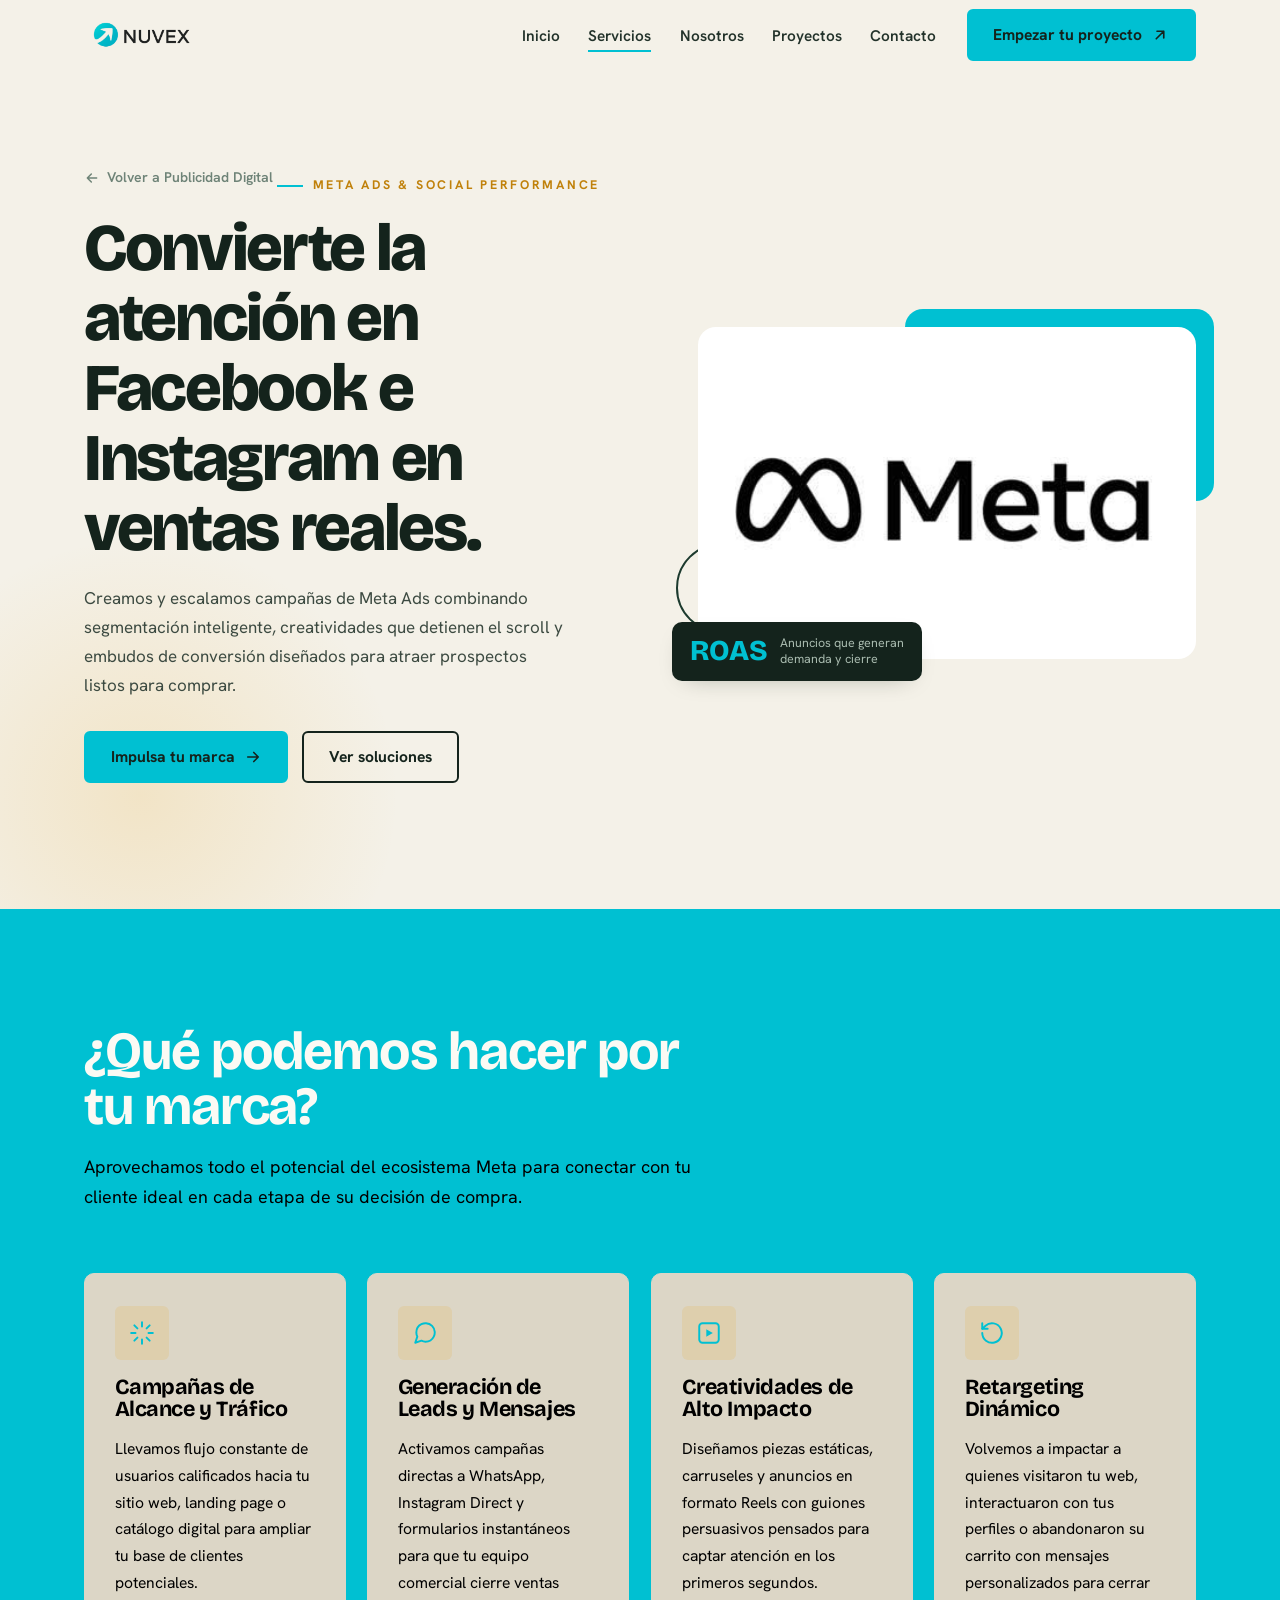
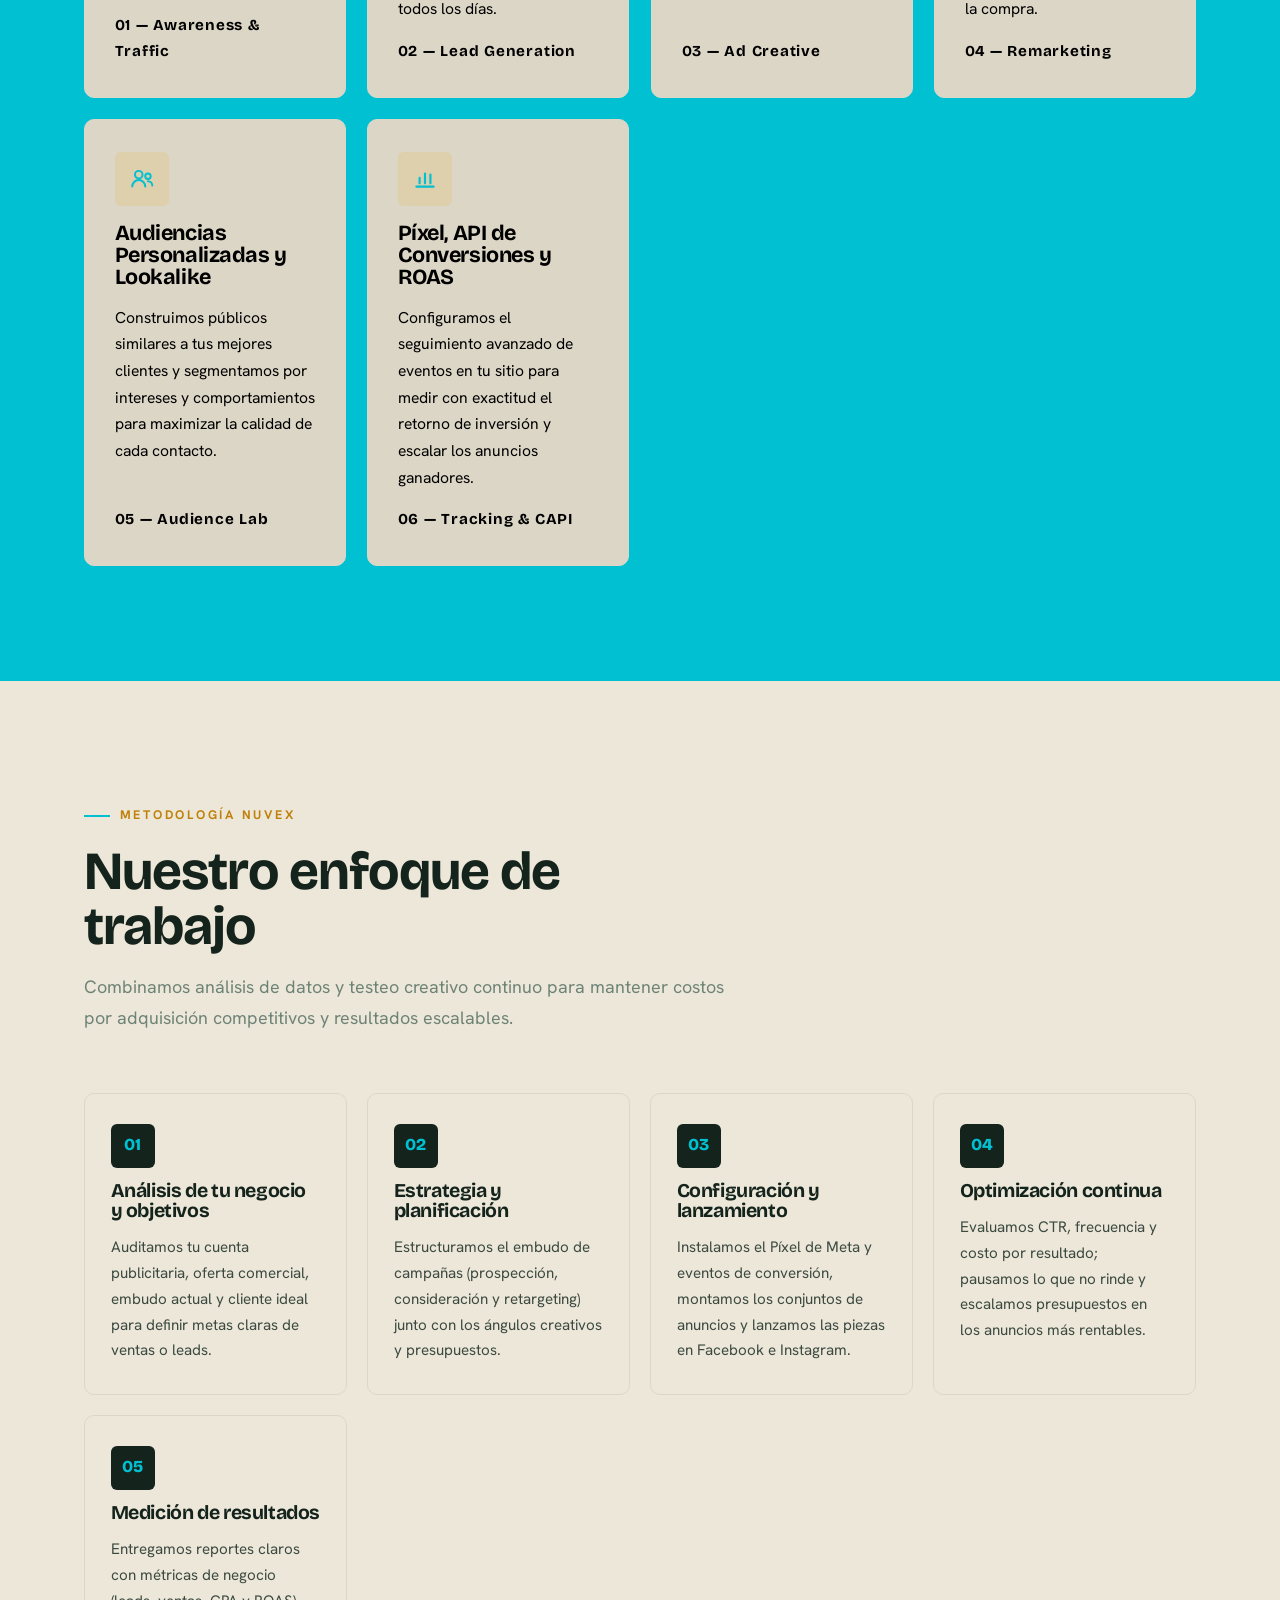
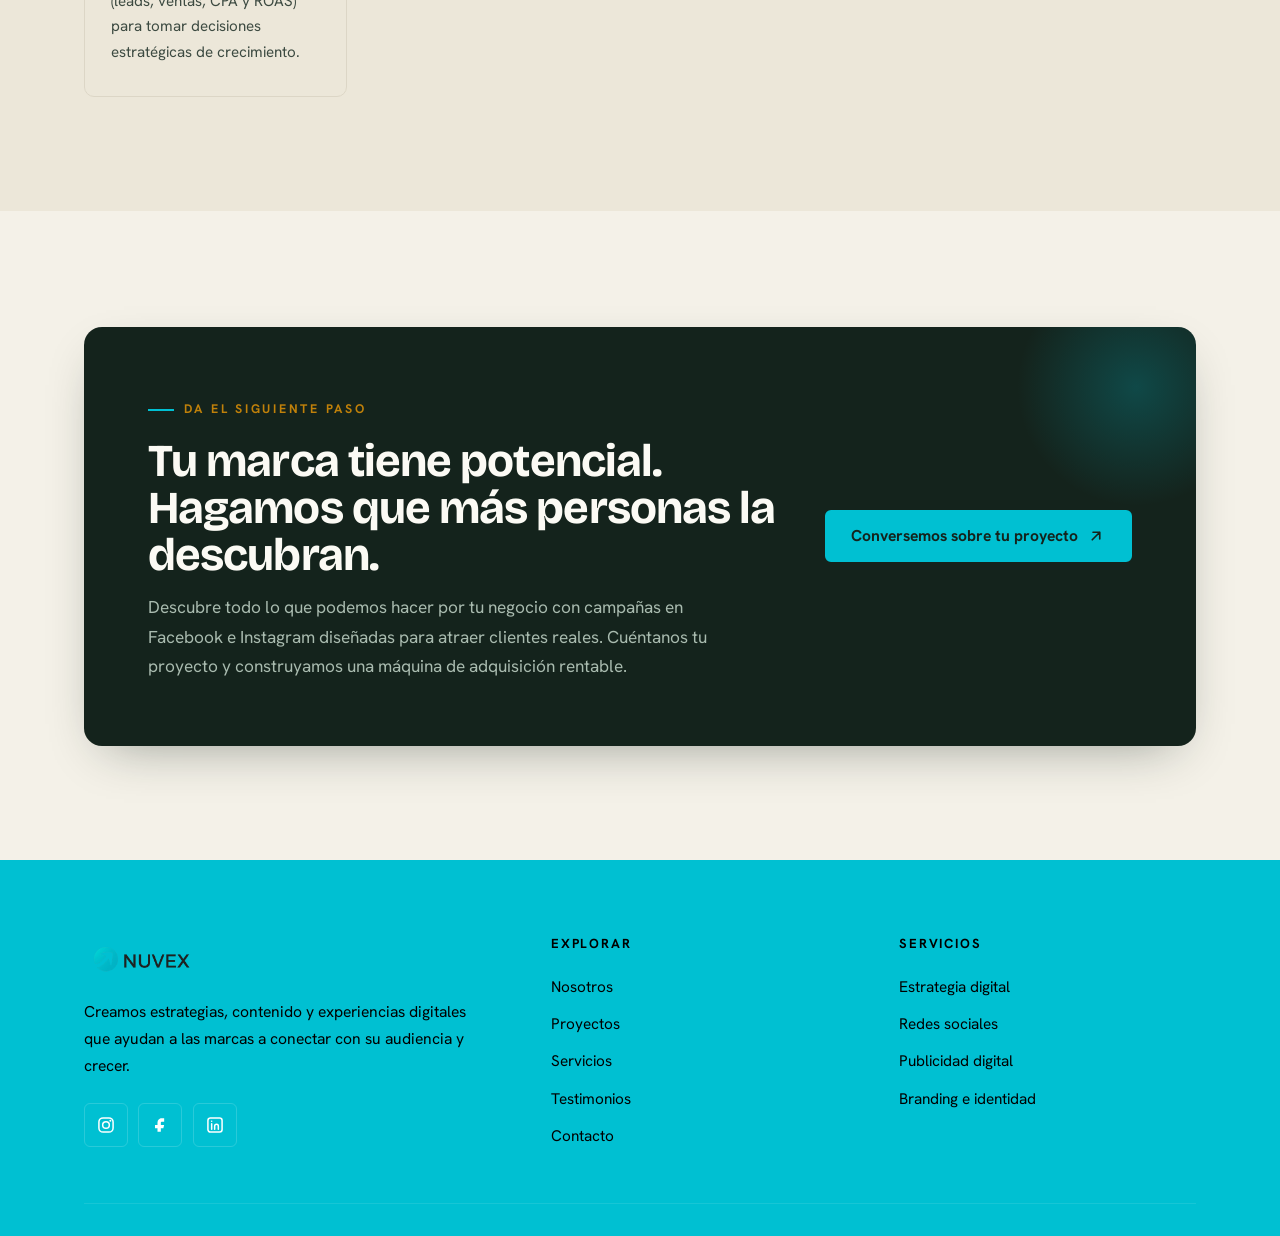
<file: services/meta_ads.html>
<!doctype html>
<html lang="es">
<head>
  <meta charset="utf-8">
  <meta name="viewport" content="width=device-width, initial-scale=1">
  <title>Meta Ads — NUVEX | Publicidad en Facebook e Instagram</title>
  <meta name="description" content="Campañas de Meta Ads (Facebook e Instagram) diseñadas para captar clientes calificados, escalar tus ventas y posicionar tu marca con NUVEX.">

  <link rel="preconnect" href="https://fonts.googleapis.com">
  <link rel="preconnect" href="https://fonts.gstatic.com" crossorigin>
  <link href="https://fonts.googleapis.com/css2?family=Bricolage+Grotesque:wght@600;700;800&family=Hanken+Grotesk:wght@400;500;600;700&family=Montserrat:wght@200;300;400;600;800&display=swap" rel="stylesheet">
  <link rel="stylesheet" href="../css/vendor/bootstrap.min.css">
  <link rel="stylesheet" href="../css/style.css">

  <style>
    /* Extensiones ligeras coherentes con los tokens de style.css */
    .service-hero-title {
      font-size: clamp(2.4rem, 5.2vw, 4.2rem) !important;
      font-weight: 800;
      letter-spacing: -0.03em;
      line-height: 1.05;
      margin: 0 0 1.25rem;
    }

    .breadcrumb-link {
      display: inline-flex;
      align-items: center;
      gap: .45rem;
      font-weight: 600;
      font-size: .88rem;
      color: var(--sage);
      margin-bottom: 1.25rem;
      transition: color .18s ease, transform .18s ease;
    }
    .breadcrumb-link:hover {
      color: var(--ink);
      transform: translateX(-3px);
    }

    /* Bloque de proceso / Nuestro Enfoque */
    .process-list {
      display: grid;
      grid-template-columns: repeat(auto-fit, minmax(210px, 1fr));
      gap: 1.25rem;
    }
    .process-step {
      background: var(--paper-2);
      border: 1px solid var(--paper-line);
      border-radius: var(--r);
      padding: 1.85rem 1.6rem;
      display: flex;
      flex-direction: column;
      gap: .85rem;
      transition: transform .22s ease, border-color .22s ease, box-shadow .22s ease;
    }
    .process-step:hover {
      transform: translateY(-5px);
      border-color: var(--marigold);
      box-shadow: var(--shadow-sm);
    }
    .step-badge {
      width: 44px;
      height: 44px;
      border-radius: var(--r-sm);
      background: var(--ink);
      color: var(--marigold);
      font-family: var(--f-display);
      font-weight: 800;
      font-size: 1.05rem;
      display: grid;
      place-items: center;
    }
    .process-step h3 {
      font-size: 1.22rem;
      color: var(--ink);
    }
    .process-step p {
      font-size: .95rem;
      color: #3c4a41;
      margin: 0;
    }

    /* Banner CTA de cierre */
    .cta-box {
      background: var(--ink);
      color: var(--soft-on-dark);
      border-radius: var(--r-lg);
      padding: clamp(2.5rem, 5vw, 4.25rem);
      display: grid;
      grid-template-columns: 1.3fr auto;
      gap: 2rem;
      align-items: center;
      position: relative;
      overflow: hidden;
      box-shadow: var(--shadow);
    }
    .cta-box::after {
      content: "";
      position: absolute;
      right: -60px;
      top: -60px;
      width: 240px;
      height: 240px;
      border-radius: 50%;
      background: radial-gradient(circle, rgba(0, 192, 210, .24), transparent 70%);
      pointer-events: none;
    }
    .cta-box h2 {
      color: #FBFAF4;
      font-size: clamp(1.85rem, 3.8vw, 2.85rem);
      margin-bottom: .9rem;
    }
    .cta-box p {
      color: var(--sage-d);
      max-width: 36rem;
      font-size: 1.08rem;
      margin: 0;
    }
    .cta-box .btn2:hover {
      background: #FBFAF4;
      border-color: #FBFAF4;
      color: var(--ink);
    }

    @media (max-width: 991px) {
      .cta-box {
        grid-template-columns: 1fr;
      }
      .cta-box .btn2 {
        justify-self: start;
      }
    }
  </style>
</head>
<body>
  <a class="skip-link" href="#main">Saltar al contenido</a>

  <!-- ============================================================ HEADER -->
  <header class="site-header" id="siteHeader">
    <div class="wrap header-inner">
      <a class="brand" href="../index.html#top" aria-label="NUVEX — Inicio">
        <img src="../img2/Icono.png" alt="NUVEX">
      </a>

      <nav class="nav" id="primaryNav" aria-label="Navegación principal">
        <ul class="nav-links">
          <li><a href="../index.html#top">Inicio</a></li>
          <li><a href="../index.html#work" class="active">Servicios</a></li>
          <li><a href="../index.html#services">Nosotros</a></li>
          <li><a href="../index.html#voices">Proyectos</a></li>
          <li><a href="../index.html#contact">Contacto</a></li>
        </ul>
        <a class="btn2" href="../index.html#contact">
          Empezar tu proyecto
          <svg viewBox="0 0 24 24" fill="none" aria-hidden="true"><path d="M7 17 17 7M17 7H8M17 7v9" stroke="currentColor" stroke-width="2.2" stroke-linecap="round" stroke-linejoin="round"/></svg>
        </a>
      </nav>

      <button class="nav-toggle" id="navToggle" aria-label="Abrir menú" aria-expanded="false" aria-controls="primaryNav">
        <span></span>
      </button>
    </div>
  </header>

  <main id="main">
    <span id="top"></span>

    <!-- ========================================================== HERO -->
    <section class="hero" aria-labelledby="meta-hero-title">
      <div class="wrap hero-grid">
        <div class="hero-copy">
          <a href="../index.html#work" class="breadcrumb-link reveal">
            <svg width="16" height="16" viewBox="0 0 24 24" fill="none" aria-hidden="true"><path d="M19 12H5M11 18l-6-6 6-6" stroke="currentColor" stroke-width="2.2" stroke-linecap="round" stroke-linejoin="round"/></svg>
            Volver a Publicidad Digital
          </a>

          <span class="eyebrow reveal" data-delay="1">META ADS &amp; SOCIAL PERFORMANCE</span>

          <h1 id="meta-hero-title" class="service-hero-title reveal" data-delay="1">
            Convierte la atención en Facebook e Instagram en ventas reales.
          </h1>

          <p class="intro reveal" data-delay="2">
            Creamos y escalamos campañas de Meta Ads combinando segmentación inteligente, creatividades que detienen el scroll y embudos de conversión diseñados para atraer prospectos listos para comprar.
          </p>

          <div class="hero-cta reveal" data-delay="3">
            <a class="btn2" href="#cta-conversion">
              Impulsa tu marca
              <svg viewBox="0 0 24 24" fill="none" aria-hidden="true"><path d="M5 12h14M13 6l6 6-6 6" stroke="currentColor" stroke-width="2.2" stroke-linecap="round" stroke-linejoin="round"/></svg>
            </a>
            <a class="btn2 btn2--ghost" href="#beneficios">Ver soluciones</a>
          </div>
        </div>

        <figure class="hero-figure reveal" data-delay="2">
          <div class="frame">
            <img src="../img2/META.jpg" alt="Estrategia y campañas de Meta Ads en NUVEX" width="800" height="600">
          </div>
          <div class="hero-chip" aria-hidden="true">
            <span class="num">ROAS</span>
            <span class="lbl">Anuncios que generan<br>demanda y cierre</span>
          </div>
        </figure>
      </div>
    </section>

    <!-- ===================================== ¿QUÉ PODEMOS HACER POR TI? -->
    <section class="section section--forest on-dark" id="beneficios" aria-labelledby="beneficios-h">
      <div class="wrap">
        <div class="section-head reveal">
          <h2 id="beneficios-h">¿Qué podemos hacer por tu marca?</h2>
          <p>Aprovechamos todo el potencial del ecosistema Meta para conectar con tu cliente ideal en cada etapa de su decisión de compra.</p>
        </div>

        <div class="svc-grid">
          <article class="svc-card reveal">
            <span class="svc-icon" aria-hidden="true">
              <svg viewBox="0 0 24 24" fill="none"><path d="M12 2v4M12 18v4M4.93 4.93l2.83 2.83M16.24 16.24l2.83 2.83M2 12h4M18 12h4M4.93 19.07l2.83-2.83M16.24 7.76l2.83-2.83" stroke="currentColor" stroke-width="1.8" stroke-linecap="round"/></svg>
            </span>
            <h3>Campañas de Alcance y Tráfico</h3>
            <p>Llevamos flujo constante de usuarios calificados hacia tu sitio web, landing page o catálogo digital para ampliar tu base de clientes potenciales.</p>
            <span class="num-tag">01 — Awareness &amp; Traffic</span>
          </article>

          <article class="svc-card reveal" data-delay="1">
            <span class="svc-icon" aria-hidden="true">
              <svg viewBox="0 0 24 24" fill="none"><path d="M21 11.5a8.38 8.38 0 0 1-.9 3.8 8.5 8.5 0 0 1-7.6 4.7 8.38 8.38 0 0 1-3.8-.9L3 21l1.9-5.7a8.38 8.38 0 0 1-.9-3.8 8.5 8.5 0 0 1 4.7-7.6 8.38 8.38 0 0 1 3.8-.9h.5a8.48 8.48 0 0 1 8 8v.5Z" stroke="currentColor" stroke-width="1.8" stroke-linejoin="round"/></svg>
            </span>
            <h3>Generación de Leads y Mensajes</h3>
            <p>Activamos campañas directas a WhatsApp, Instagram Direct y formularios instantáneos para que tu equipo comercial cierre ventas todos los días.</p>
            <span class="num-tag">02 — Lead Generation</span>
          </article>

          <article class="svc-card reveal" data-delay="2">
            <span class="svc-icon" aria-hidden="true">
              <svg viewBox="0 0 24 24" fill="none"><rect x="3" y="3" width="18" height="18" rx="3" stroke="currentColor" stroke-width="1.8"/><path d="M9.5 8.5 15.5 12l-6 3.5v-7Z" fill="currentColor"/></svg>
            </span>
            <h3>Creatividades de Alto Impacto</h3>
            <p>Diseñamos piezas estáticas, carruseles y anuncios en formato Reels con guiones persuasivos pensados para captar atención en los primeros segundos.</p>
            <span class="num-tag">03 — Ad Creative</span>
          </article>

          <article class="svc-card reveal">
            <span class="svc-icon" aria-hidden="true">
              <svg viewBox="0 0 24 24" fill="none"><path d="M3 12a9 9 0 1 0 3-6.7L3 8" stroke="currentColor" stroke-width="1.8" stroke-linecap="round" stroke-linejoin="round"/><path d="M3 3v5h5" stroke="currentColor" stroke-width="1.8" stroke-linecap="round" stroke-linejoin="round"/></svg>
            </span>
            <h3>Retargeting Dinámico</h3>
            <p>Volvemos a impactar a quienes visitaron tu web, interactuaron con tus perfiles o abandonaron su carrito con mensajes personalizados para cerrar la compra.</p>
            <span class="num-tag">04 — Remarketing</span>
          </article>

          <article class="svc-card reveal" data-delay="1">
            <span class="svc-icon" aria-hidden="true">
              <svg viewBox="0 0 24 24" fill="none"><circle cx="9" cy="8" r="3.5" stroke="currentColor" stroke-width="1.8"/><path d="M3 19c0-3.3 2.7-6 6-6s6 2.7 6 6" stroke="currentColor" stroke-width="1.8" stroke-linecap="round"/><circle cx="17.5" cy="9.5" r="2.5" stroke="currentColor" stroke-width="1.8"/><path d="M17.5 14c2.2 0 4 1.8 4 4" stroke="currentColor" stroke-width="1.8" stroke-linecap="round"/></svg>
            </span>
            <h3>Audiencias Personalizadas y Lookalike</h3>
            <p>Construimos públicos similares a tus mejores clientes y segmentamos por intereses y comportamientos para maximizar la calidad de cada contacto.</p>
            <span class="num-tag">05 — Audience Lab</span>
          </article>

          <article class="svc-card reveal" data-delay="2">
            <span class="svc-icon" aria-hidden="true">
              <svg viewBox="0 0 24 24" fill="none"><path d="M4 19h16M7 16v-5M12 16V7M17 16v-8" stroke="currentColor" stroke-width="2" stroke-linecap="round"/></svg>
            </span>
            <h3>Píxel, API de Conversiones y ROAS</h3>
            <p>Configuramos el seguimiento avanzado de eventos en tu sitio para medir con exactitud el retorno de inversión y escalar los anuncios ganadores.</p>
            <span class="num-tag">06 — Tracking &amp; CAPI</span>
          </article>
        </div>
      </div>
    </section>

    <!-- ================================================ NUESTRO ENFOQUE -->
    <section class="section section--paper2" id="enfoque" aria-labelledby="enfoque-h">
      <div class="wrap">
        <div class="section-head reveal">
          <span class="eyebrow">METODOLOGÍA NUVEX</span>
          <h2 id="enfoque-h">Nuestro enfoque de trabajo</h2>
          <p>Combinamos análisis de datos y testeo creativo continuo para mantener costos por adquisición competitivos y resultados escalables.</p>
        </div>

        <div class="process-list">
          <article class="process-step reveal">
            <span class="step-badge">01</span>
            <h3>Análisis de tu negocio y objetivos</h3>
            <p>Auditamos tu cuenta publicitaria, oferta comercial, embudo actual y cliente ideal para definir metas claras de ventas o leads.</p>
          </article>

          <article class="process-step reveal" data-delay="1">
            <span class="step-badge">02</span>
            <h3>Estrategia y planificación</h3>
            <p>Estructuramos el embudo de campañas (prospección, consideración y retargeting) junto con los ángulos creativos y presupuestos.</p>
          </article>

          <article class="process-step reveal" data-delay="2">
            <span class="step-badge">03</span>
            <h3>Configuración y lanzamiento</h3>
            <p>Instalamos el Píxel de Meta y eventos de conversión, montamos los conjuntos de anuncios y lanzamos las piezas en Facebook e Instagram.</p>
          </article>

          <article class="process-step reveal" data-delay="1">
            <span class="step-badge">04</span>
            <h3>Optimización continua</h3>
            <p>Evaluamos CTR, frecuencia y costo por resultado; pausamos lo que no rinde y escalamos presupuestos en los anuncios más rentables.</p>
          </article>

          <article class="process-step reveal" data-delay="2">
            <span class="step-badge">05</span>
            <h3>Medición de resultados</h3>
            <p>Entregamos reportes claros con métricas de negocio (leads, ventas, CPA y ROAS) para tomar decisiones estratégicas de crecimiento.</p>
          </article>
        </div>
      </div>
    </section>

    <!-- ======================================== SECCIÓN DE CONVERSIÓN CTA -->
    <section class="section" id="cta-conversion" aria-labelledby="cta-h">
      <div class="wrap">
        <div class="cta-box reveal">
          <div>
            <span class="eyebrow">DA EL SIGUIENTE PASO</span>
            <h2 id="cta-h">Tu marca tiene potencial. Hagamos que más personas la descubran.</h2>
            <p>
              Descubre todo lo que podemos hacer por tu negocio con campañas en Facebook e Instagram diseñadas para atraer clientes reales. Cuéntanos tu proyecto y construyamos una máquina de adquisición rentable.
            </p>
          </div>
          <div>
            <a class="btn2" href="../index.html#contact">
              Conversemos sobre tu proyecto
              <svg viewBox="0 0 24 24" fill="none" aria-hidden="true"><path d="M7 17 17 7M17 7H8M17 7v9" stroke="currentColor" stroke-width="2.2" stroke-linecap="round" stroke-linejoin="round"/></svg>
            </a>
          </div>
        </div>
      </div>
    </section>
  </main>

  <!-- ========================================================== FOOTER -->
  <footer class="site-footer">
    <div class="wrap">
      <div class="footer-top">

        <!-- Marca -->
        <div class="footer-brand">
          <a class="brand" href="../index.html#top" aria-label="Nuvex — inicio">
            <img src="../img2/Icono.png" alt="Nuvex" class="footer-logo">
          </a>

          <p>
            Creamos estrategias, contenido y experiencias digitales que ayudan
            a las marcas a conectar con su audiencia y crecer.
          </p>

          <ul class="socials" aria-label="Nuvex en redes sociales">
            <li>
              <a href="#" aria-label="Instagram">
                <svg viewBox="0 0 24 24" fill="none" aria-hidden="true">
                  <rect x="3.5" y="3.5" width="17" height="17" rx="5"
                    stroke="currentColor" stroke-width="1.8"/>
                  <circle cx="12" cy="12" r="4"
                    stroke="currentColor" stroke-width="1.8"/>
                  <circle cx="17.2" cy="6.8" r="1.2"
                    fill="currentColor"/>
                </svg>
              </a>
            </li>

            <li>
              <a href="#" aria-label="Facebook">
                <svg viewBox="0 0 24 24" fill="none" aria-hidden="true">
                  <path d="M14 8h3V4h-3c-2.8 0-5 2.2-5 5v3H6v4h3v4h4v-4h3l1-4h-4V9c0-.6.4-1 1-1Z"
                    fill="currentColor"/>
                </svg>
              </a>
            </li>

            <li>
              <a href="#" aria-label="LinkedIn">
                <svg viewBox="0 0 24 24" fill="none" aria-hidden="true">
                  <rect x="3.5" y="3.5" width="17" height="17" rx="3"
                    stroke="currentColor" stroke-width="1.8"/>
                  <path d="M8 10.5V17M8 7.6v.02M11.6 17v-3.6c0-1.4 1-2.4 2.3-2.4s2.1 1 2.1 2.4V17"
                    stroke="currentColor"
                    stroke-width="1.8"
                    stroke-linecap="round"/>
                </svg>
              </a>
            </li>
          </ul>
        </div>

        <!-- Navegación -->
        <nav class="footer-col" aria-label="Sitio">
          <h4>Explorar</h4>
          <a href="../index.html#about">Nosotros</a>
          <a href="../index.html#work">Proyectos</a>
          <a href="../index.html#services">Servicios</a>
          <a href="../index.html#voices">Testimonios</a>
          <a href="../index.html#contact">Contacto</a>
        </nav>

        <!-- Servicios -->
        <nav class="footer-col" aria-label="Servicios">
          <h4>Servicios</h4>
          <a href="../index.html#services">Estrategia digital</a>
          <a href="../index.html#services">Redes sociales</a>
          <a href="meta_ads.html">Publicidad digital</a>
          <a href="../index.html#services">Branding e identidad</a>
        </nav>

      </div>
    </div>
  </footer>

  <script src="../js/vendor/bootstrap.bundle.min.js"></script>
  <script src="../js/main.js"></script>
</body>
</html>
</file>
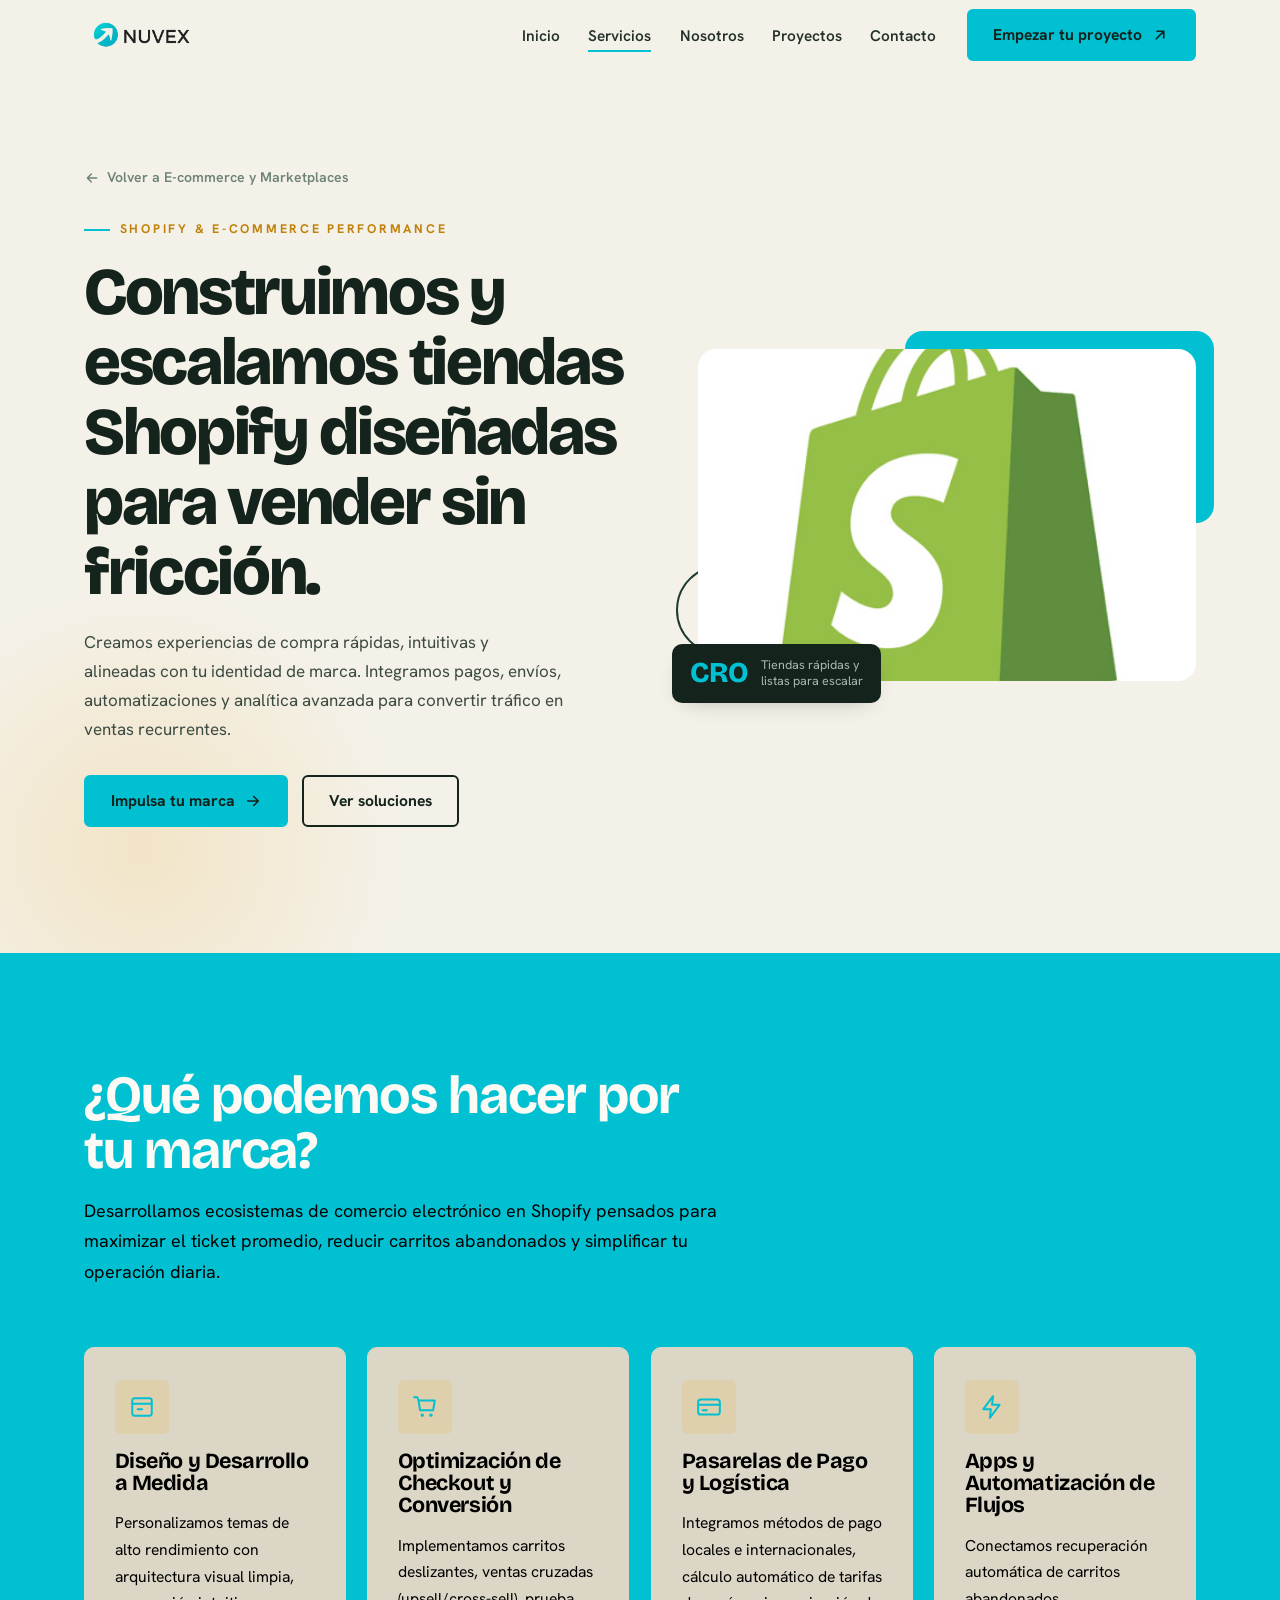
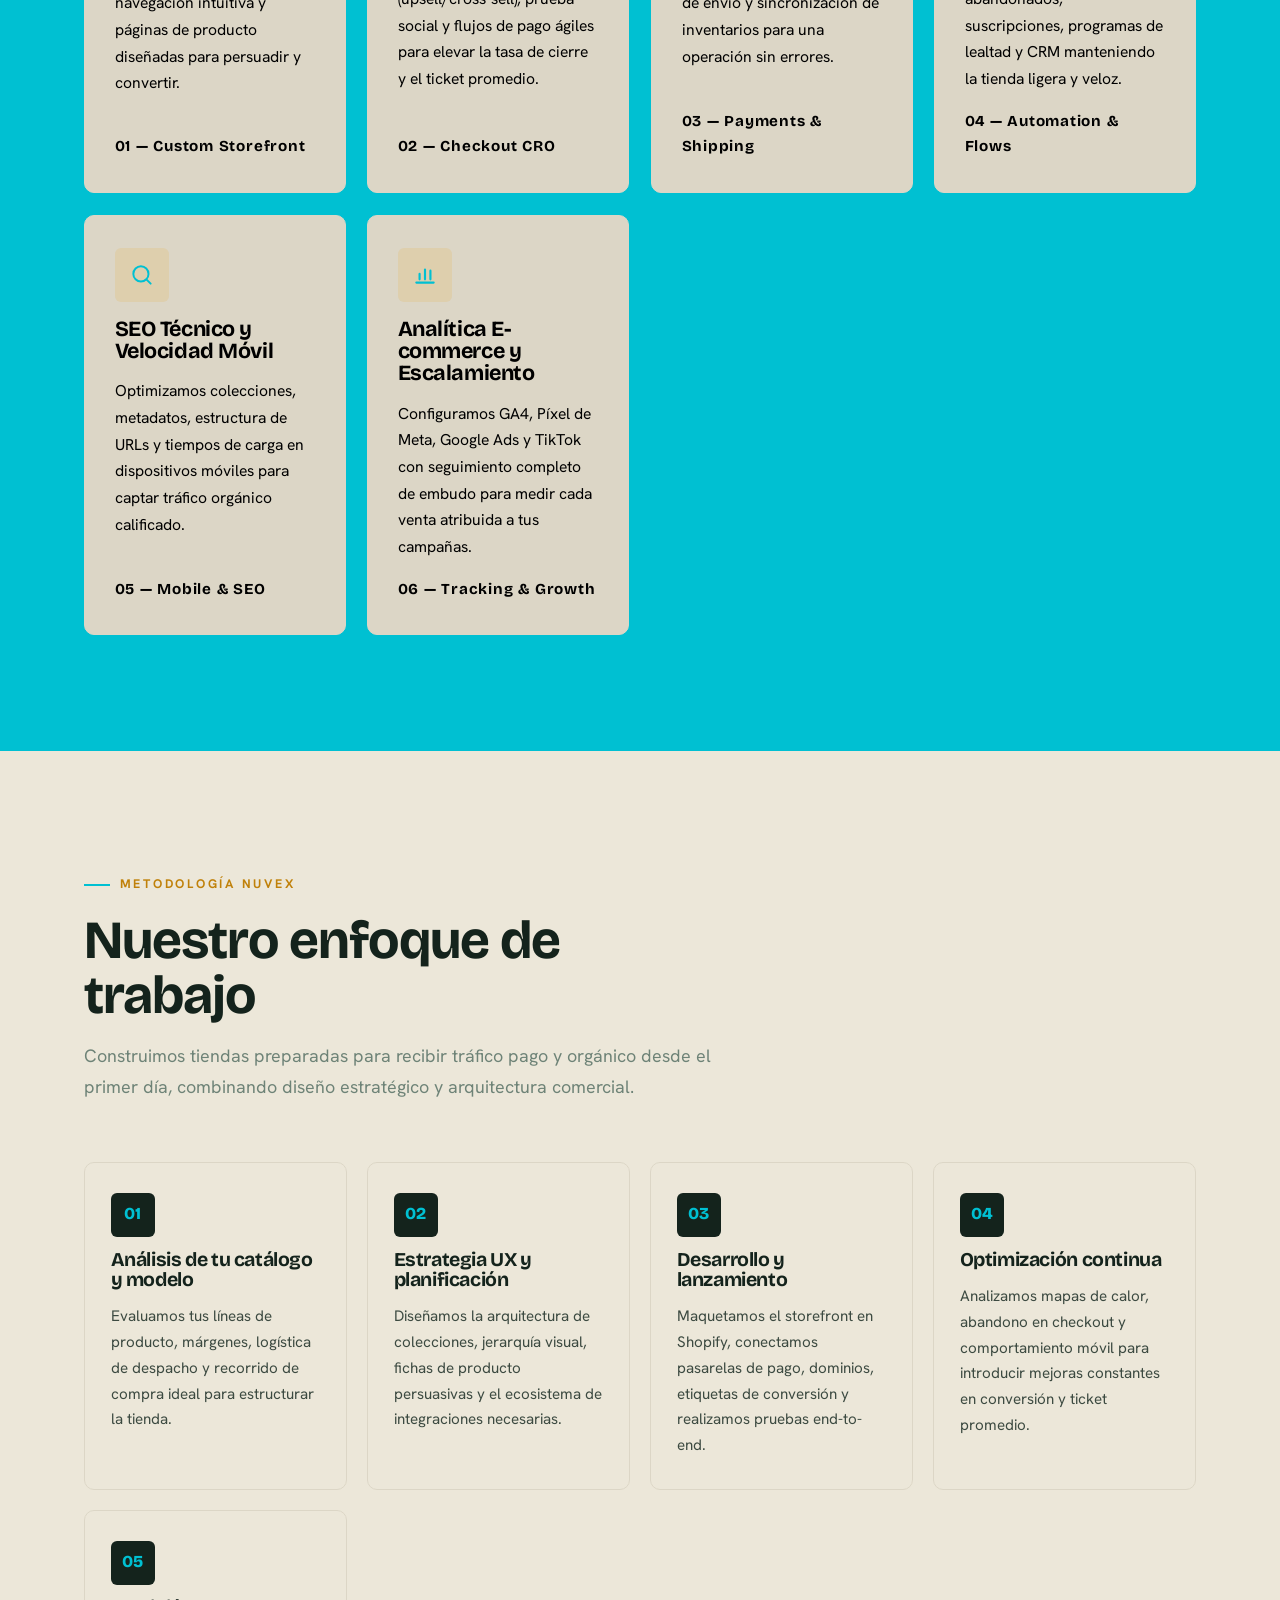
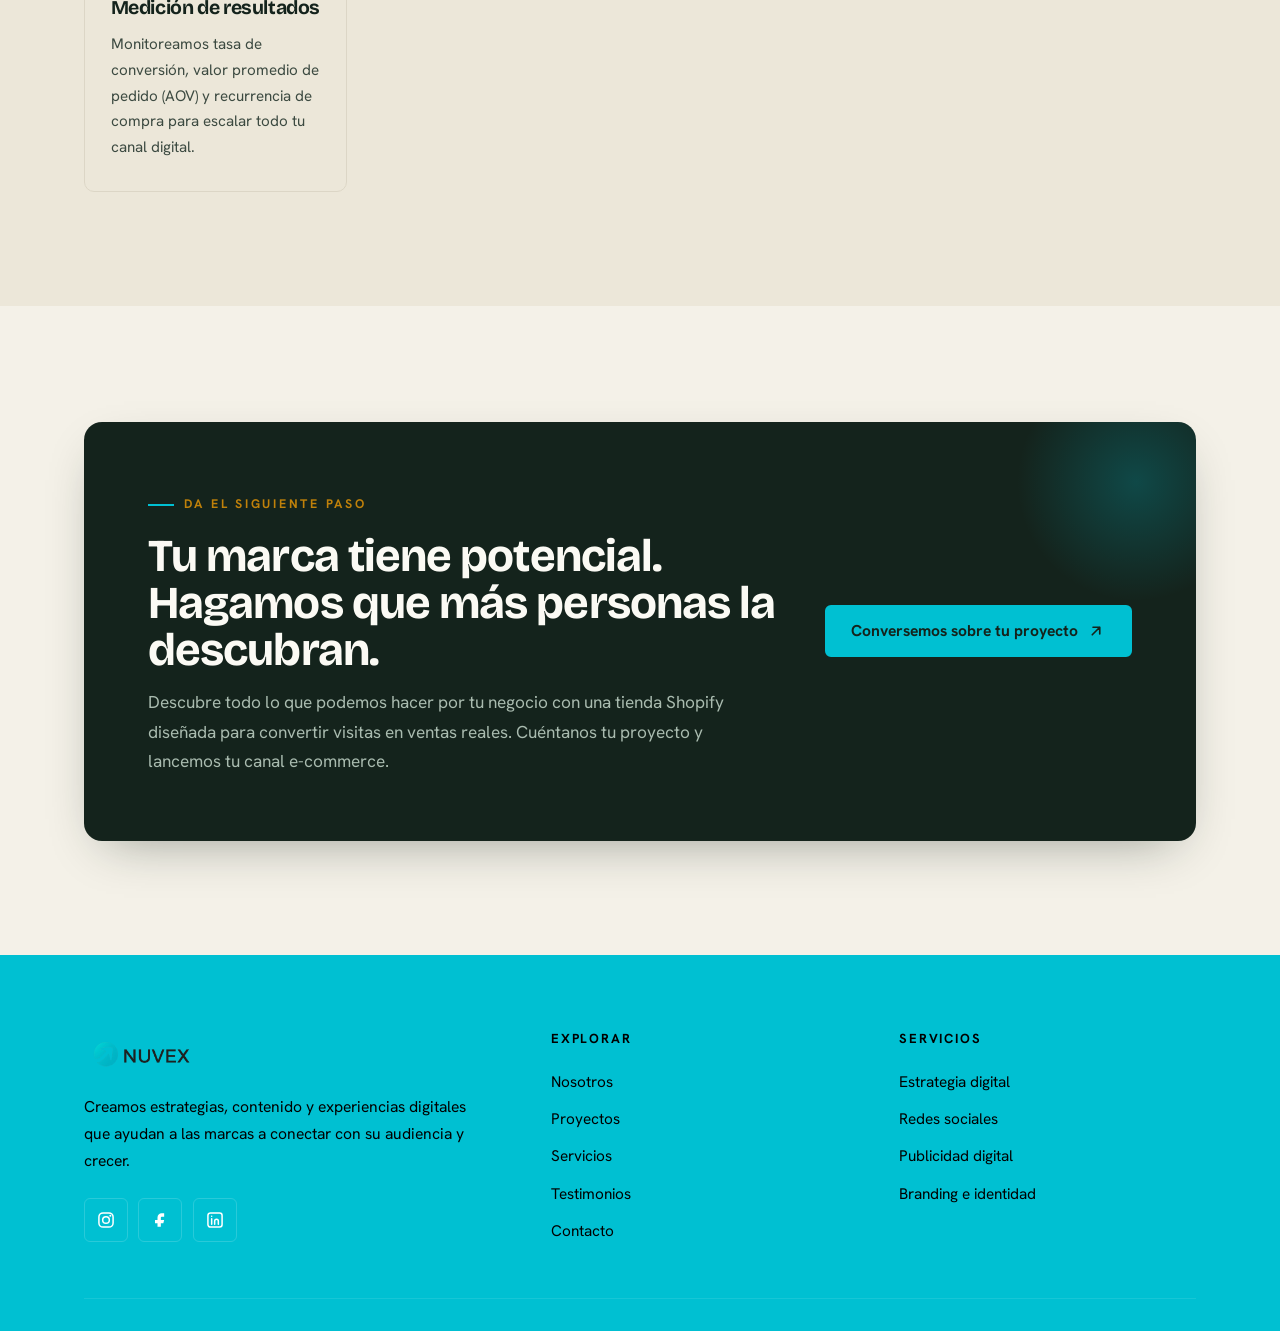
<file: services/shopify.html>
<!doctype html>
<html lang="es">
<head>
  <meta charset="utf-8">
  <meta name="viewport" content="width=device-width, initial-scale=1">
  <title>Shopify — NUVEX | Tiendas Online de Alto Rendimiento y Conversión</title>
  <meta name="description" content="Diseñamos, desarrollamos y optimizamos tiendas online en Shopify preparadas para convertir visitantes en clientes recurrentes y escalar tus ventas con NUVEX.">

  <link rel="preconnect" href="https://fonts.googleapis.com">
  <link rel="preconnect" href="https://fonts.gstatic.com" crossorigin>
  <link href="https://fonts.googleapis.com/css2?family=Bricolage+Grotesque:wght@600;700;800&family=Hanken+Grotesk:wght@400;500;600;700&family=Montserrat:wght@200;300;400;600;800&display=swap" rel="stylesheet">
  <link rel="stylesheet" href="../css/vendor/bootstrap.min.css">
  <link rel="stylesheet" href="../css/style.css">

  <style>
    /* Extensiones ligeras coherentes con los tokens de style.css */
    .service-hero-title {
      font-size: clamp(2.4rem, 5.2vw, 4.2rem) !important;
      font-weight: 800;
      letter-spacing: -0.03em;
      line-height: 1.05;
      margin: 0 0 1.25rem;
    }

    .breadcrumb-link {
      display: inline-flex;
      align-items: center;
      gap: .45rem;
      font-weight: 600;
      font-size: .88rem;
      color: var(--sage);
      margin-bottom: 1.25rem;
      transition: color .18s ease, transform .18s ease;
    }
    .breadcrumb-link:hover {
      color: var(--ink);
      transform: translateX(-3px);
    }

    /* Bloque de proceso / Nuestro Enfoque */
    .process-list {
      display: grid;
      grid-template-columns: repeat(auto-fit, minmax(210px, 1fr));
      gap: 1.25rem;
    }
    .process-step {
      background: var(--paper-2);
      border: 1px solid var(--paper-line);
      border-radius: var(--r);
      padding: 1.85rem 1.6rem;
      display: flex;
      flex-direction: column;
      gap: .85rem;
      transition: transform .22s ease, border-color .22s ease, box-shadow .22s ease;
    }
    .process-step:hover {
      transform: translateY(-5px);
      border-color: var(--marigold);
      box-shadow: var(--shadow-sm);
    }
    .step-badge {
      width: 44px;
      height: 44px;
      border-radius: var(--r-sm);
      background: var(--ink);
      color: var(--marigold);
      font-family: var(--f-display);
      font-weight: 800;
      font-size: 1.05rem;
      display: grid;
      place-items: center;
    }
    .process-step h3 {
      font-size: 1.22rem;
      color: var(--ink);
    }
    .process-step p {
      font-size: .95rem;
      color: #3c4a41;
      margin: 0;
    }

    /* Banner CTA de cierre */
    .cta-box {
      background: var(--ink);
      color: var(--soft-on-dark);
      border-radius: var(--r-lg);
      padding: clamp(2.5rem, 5vw, 4.25rem);
      display: grid;
      grid-template-columns: 1.3fr auto;
      gap: 2rem;
      align-items: center;
      position: relative;
      overflow: hidden;
      box-shadow: var(--shadow);
    }
    .cta-box::after {
      content: "";
      position: absolute;
      right: -60px;
      top: -60px;
      width: 240px;
      height: 240px;
      border-radius: 50%;
      background: radial-gradient(circle, rgba(0, 192, 210, .24), transparent 70%);
      pointer-events: none;
    }
    .cta-box h2 {
      color: #FBFAF4;
      font-size: clamp(1.85rem, 3.8vw, 2.85rem);
      margin-bottom: .9rem;
    }
    .cta-box p {
      color: var(--sage-d);
      max-width: 36rem;
      font-size: 1.08rem;
      margin: 0;
    }
    .cta-box .btn2:hover {
      background: #FBFAF4;
      border-color: #FBFAF4;
      color: var(--ink);
    }

    @media (max-width: 991px) {
      .cta-box {
        grid-template-columns: 1fr;
      }
      .cta-box .btn2 {
        justify-self: start;
      }
    }
  </style>
</head>
<body>
  <a class="skip-link" href="#main">Saltar al contenido</a>

  <!-- ============================================================ HEADER -->
  <header class="site-header" id="siteHeader">
    <div class="wrap header-inner">
      <a class="brand" href="../index.html#top" aria-label="NUVEX — Inicio">
        <img src="../img2/Icono.png" alt="NUVEX">
      </a>

      <nav class="nav" id="primaryNav" aria-label="Navegación principal">
        <ul class="nav-links">
          <li><a href="../index.html#top">Inicio</a></li>
          <li><a href="../index.html#work" class="active">Servicios</a></li>
          <li><a href="../index.html#services">Nosotros</a></li>
          <li><a href="../index.html#voices">Proyectos</a></li>
          <li><a href="../index.html#contact">Contacto</a></li>
        </ul>
        <a class="btn2" href="../index.html#contact">
          Empezar tu proyecto
          <svg viewBox="0 0 24 24" fill="none" aria-hidden="true"><path d="M7 17 17 7M17 7H8M17 7v9" stroke="currentColor" stroke-width="2.2" stroke-linecap="round" stroke-linejoin="round"/></svg>
        </a>
      </nav>

      <button class="nav-toggle" id="navToggle" aria-label="Abrir menú" aria-expanded="false" aria-controls="primaryNav">
        <span></span>
      </button>
    </div>
  </header>

  <main id="main">
    <span id="top"></span>

    <!-- ========================================================== HERO -->
    <section class="hero" aria-labelledby="shopify-hero-title">
      <div class="wrap hero-grid">
        <div class="hero-copy">
          <a href="../index.html#work" class="breadcrumb-link reveal">
            <svg width="16" height="16" viewBox="0 0 24 24" fill="none" aria-hidden="true"><path d="M19 12H5M11 18l-6-6 6-6" stroke="currentColor" stroke-width="2.2" stroke-linecap="round" stroke-linejoin="round"/></svg>
            Volver a E-commerce y Marketplaces
          </a>

          <span class="eyebrow reveal" data-delay="1">SHOPIFY &amp; E-COMMERCE PERFORMANCE</span>

          <h1 id="shopify-hero-title" class="service-hero-title reveal" data-delay="1">
            Construimos y escalamos tiendas Shopify diseñadas para vender sin fricción.
          </h1>

          <p class="intro reveal" data-delay="2">
            Creamos experiencias de compra rápidas, intuitivas y alineadas con tu identidad de marca. Integramos pagos, envíos, automatizaciones y analítica avanzada para convertir tráfico en ventas recurrentes.
          </p>

          <div class="hero-cta reveal" data-delay="3">
            <a class="btn2" href="#cta-conversion">
              Impulsa tu marca
              <svg viewBox="0 0 24 24" fill="none" aria-hidden="true"><path d="M5 12h14M13 6l6 6-6 6" stroke="currentColor" stroke-width="2.2" stroke-linecap="round" stroke-linejoin="round"/></svg>
            </a>
            <a class="btn2 btn2--ghost" href="#beneficios">Ver soluciones</a>
          </div>
        </div>

        <figure class="hero-figure reveal" data-delay="2">
          <div class="frame">
            <img src="../img2/Shopify.jpg" alt="Desarrollo y optimización de tiendas Shopify — NUVEX" width="800" height="600">
          </div>
          <div class="hero-chip" aria-hidden="true">
            <span class="num">CRO</span>
            <span class="lbl">Tiendas rápidas y<br>listas para escalar</span>
          </div>
        </figure>
      </div>
    </section>

    <!-- ===================================== ¿QUÉ PODEMOS HACER POR TI? -->
    <section class="section section--forest on-dark" id="beneficios" aria-labelledby="beneficios-h">
      <div class="wrap">
        <div class="section-head reveal">
          <h2 id="beneficios-h">¿Qué podemos hacer por tu marca?</h2>
          <p>Desarrollamos ecosistemas de comercio electrónico en Shopify pensados para maximizar el ticket promedio, reducir carritos abandonados y simplificar tu operación diaria.</p>
        </div>

        <div class="svc-grid">
          <article class="svc-card reveal">
            <span class="svc-icon" aria-hidden="true">
              <svg viewBox="0 0 24 24" fill="none"><rect x="3" y="4" width="18" height="16" rx="2" stroke="currentColor" stroke-width="1.8"/><path d="M3 9h18M8 14h4" stroke="currentColor" stroke-width="1.8" stroke-linecap="round"/></svg>
            </span>
            <h3>Diseño y Desarrollo a Medida</h3>
            <p>Personalizamos temas de alto rendimiento con arquitectura visual limpia, navegación intuitiva y páginas de producto diseñadas para persuadir y convertir.</p>
            <span class="num-tag">01 — Custom Storefront</span>
          </article>

          <article class="svc-card reveal" data-delay="1">
            <span class="svc-icon" aria-hidden="true">
              <svg viewBox="0 0 24 24" fill="none"><path d="M6 6h15l-1.5 9h-12L6 6Zm0 0L5 3H2" stroke="currentColor" stroke-width="1.8" stroke-linecap="round" stroke-linejoin="round"/><circle cx="9.5" cy="19.5" r="1.5" fill="currentColor"/><circle cx="17.5" cy="19.5" r="1.5" fill="currentColor"/></svg>
            </span>
            <h3>Optimización de Checkout y Conversión</h3>
            <p>Implementamos carritos deslizantes, ventas cruzadas (upsell/cross-sell), prueba social y flujos de pago ágiles para elevar la tasa de cierre y el ticket promedio.</p>
            <span class="num-tag">02 — Checkout CRO</span>
          </article>

          <article class="svc-card reveal" data-delay="2">
            <span class="svc-icon" aria-hidden="true">
              <svg viewBox="0 0 24 24" fill="none"><rect x="2" y="5" width="20" height="14" rx="2.5" stroke="currentColor" stroke-width="1.8"/><path d="M2 10h20M6 15h4" stroke="currentColor" stroke-width="1.8" stroke-linecap="round"/></svg>
            </span>
            <h3>Pasarelas de Pago y Logística</h3>
            <p>Integramos métodos de pago locales e internacionales, cálculo automático de tarifas de envío y sincronización de inventarios para una operación sin errores.</p>
            <span class="num-tag">03 — Payments &amp; Shipping</span>
          </article>

          <article class="svc-card reveal">
            <span class="svc-icon" aria-hidden="true">
              <svg viewBox="0 0 24 24" fill="none"><path d="M13 2 4 14h7l-1 8 9-12h-7l1-8Z" stroke="currentColor" stroke-width="1.8" stroke-linejoin="round"/></svg>
            </span>
            <h3>Apps y Automatización de Flujos</h3>
            <p>Conectamos recuperación automática de carritos abandonados, suscripciones, programas de lealtad y CRM manteniendo la tienda ligera y veloz.</p>
            <span class="num-tag">04 — Automation &amp; Flows</span>
          </article>

          <article class="svc-card reveal" data-delay="1">
            <span class="svc-icon" aria-hidden="true">
              <svg viewBox="0 0 24 24" fill="none"><circle cx="11" cy="11" r="7" stroke="currentColor" stroke-width="1.8"/><path d="m20 20-3.5-3.5" stroke="currentColor" stroke-width="1.8" stroke-linecap="round"/></svg>
            </span>
            <h3>SEO Técnico y Velocidad Móvil</h3>
            <p>Optimizamos colecciones, metadatos, estructura de URLs y tiempos de carga en dispositivos móviles para captar tráfico orgánico calificado.</p>
            <span class="num-tag">05 — Mobile &amp; SEO</span>
          </article>

          <article class="svc-card reveal" data-delay="2">
            <span class="svc-icon" aria-hidden="true">
              <svg viewBox="0 0 24 24" fill="none"><path d="M4 19h16M7 16v-5M12 16V7M17 16v-8" stroke="currentColor" stroke-width="2" stroke-linecap="round"/></svg>
            </span>
            <h3>Analítica E-commerce y Escalamiento</h3>
            <p>Configuramos GA4, Píxel de Meta, Google Ads y TikTok con seguimiento completo de embudo para medir cada venta atribuida a tus campañas.</p>
            <span class="num-tag">06 — Tracking &amp; Growth</span>
          </article>
        </div>
      </div>
    </section>

    <!-- ================================================ NUESTRO ENFOQUE -->
    <section class="section section--paper2" id="enfoque" aria-labelledby="enfoque-h">
      <div class="wrap">
        <div class="section-head reveal">
          <span class="eyebrow">METODOLOGÍA NUVEX</span>
          <h2 id="enfoque-h">Nuestro enfoque de trabajo</h2>
          <p>Construimos tiendas preparadas para recibir tráfico pago y orgánico desde el primer día, combinando diseño estratégico y arquitectura comercial.</p>
        </div>

        <div class="process-list">
          <article class="process-step reveal">
            <span class="step-badge">01</span>
            <h3>Análisis de tu catálogo y modelo</h3>
            <p>Evaluamos tus líneas de producto, márgenes, logística de despacho y recorrido de compra ideal para estructurar la tienda.</p>
          </article>

          <article class="process-step reveal" data-delay="1">
            <span class="step-badge">02</span>
            <h3>Estrategia UX y planificación</h3>
            <p>Diseñamos la arquitectura de colecciones, jerarquía visual, fichas de producto persuasivas y el ecosistema de integraciones necesarias.</p>
          </article>

          <article class="process-step reveal" data-delay="2">
            <span class="step-badge">03</span>
            <h3>Desarrollo y lanzamiento</h3>
            <p>Maquetamos el storefront en Shopify, conectamos pasarelas de pago, dominios, etiquetas de conversión y realizamos pruebas end-to-end.</p>
          </article>

          <article class="process-step reveal" data-delay="1">
            <span class="step-badge">04</span>
            <h3>Optimización continua</h3>
            <p>Analizamos mapas de calor, abandono en checkout y comportamiento móvil para introducir mejoras constantes en conversión y ticket promedio.</p>
          </article>

          <article class="process-step reveal" data-delay="2">
            <span class="step-badge">05</span>
            <h3>Medición de resultados</h3>
            <p>Monitoreamos tasa de conversión, valor promedio de pedido (AOV) y recurrencia de compra para escalar todo tu canal digital.</p>
          </article>
        </div>
      </div>
    </section>

    <!-- ======================================== SECCIÓN DE CONVERSIÓN CTA -->
    <section class="section" id="cta-conversion" aria-labelledby="cta-h">
      <div class="wrap">
        <div class="cta-box reveal">
          <div>
            <span class="eyebrow">DA EL SIGUIENTE PASO</span>
            <h2 id="cta-h">Tu marca tiene potencial. Hagamos que más personas la descubran.</h2>
            <p>
              Descubre todo lo que podemos hacer por tu negocio con una tienda Shopify diseñada para convertir visitas en ventas reales. Cuéntanos tu proyecto y lancemos tu canal e-commerce.
            </p>
          </div>
          <div>
            <a class="btn2" href="../index.html#contact">
              Conversemos sobre tu proyecto
              <svg viewBox="0 0 24 24" fill="none" aria-hidden="true"><path d="M7 17 17 7M17 7H8M17 7v9" stroke="currentColor" stroke-width="2.2" stroke-linecap="round" stroke-linejoin="round"/></svg>
            </a>
          </div>
        </div>
      </div>
    </section>
  </main>

  <!-- ========================================================== FOOTER -->
  <footer class="site-footer">
    <div class="wrap">
      <div class="footer-top">

        <!-- Marca -->
        <div class="footer-brand">
          <a class="brand" href="../index.html#top" aria-label="Nuvex — inicio">
            <img src="../img2/Icono.png" alt="Nuvex" class="footer-logo">
          </a>

          <p>
            Creamos estrategias, contenido y experiencias digitales que ayudan
            a las marcas a conectar con su audiencia y crecer.
          </p>

          <ul class="socials" aria-label="Nuvex en redes sociales">
            <li>
              <a href="#" aria-label="Instagram">
                <svg viewBox="0 0 24 24" fill="none" aria-hidden="true">
                  <rect x="3.5" y="3.5" width="17" height="17" rx="5"
                    stroke="currentColor" stroke-width="1.8"/>
                  <circle cx="12" cy="12" r="4"
                    stroke="currentColor" stroke-width="1.8"/>
                  <circle cx="17.2" cy="6.8" r="1.2"
                    fill="currentColor"/>
                </svg>
              </a>
            </li>

            <li>
              <a href="#" aria-label="Facebook">
                <svg viewBox="0 0 24 24" fill="none" aria-hidden="true">
                  <path d="M14 8h3V4h-3c-2.8 0-5 2.2-5 5v3H6v4h3v4h4v-4h3l1-4h-4V9c0-.6.4-1 1-1Z"
                    fill="currentColor"/>
                </svg>
              </a>
            </li>

            <li>
              <a href="#" aria-label="LinkedIn">
                <svg viewBox="0 0 24 24" fill="none" aria-hidden="true">
                  <rect x="3.5" y="3.5" width="17" height="17" rx="3"
                    stroke="currentColor" stroke-width="1.8"/>
                  <path d="M8 10.5V17M8 7.6v.02M11.6 17v-3.6c0-1.4 1-2.4 2.3-2.4s2.1 1 2.1 2.4V17"
                    stroke="currentColor"
                    stroke-width="1.8"
                    stroke-linecap="round"/>
                </svg>
              </a>
            </li>
          </ul>
        </div>

        <!-- Navegación -->
        <nav class="footer-col" aria-label="Sitio">
          <h4>Explorar</h4>
          <a href="../index.html#about">Nosotros</a>
          <a href="../index.html#work">Proyectos</a>
          <a href="../index.html#services">Servicios</a>
          <a href="../index.html#voices">Testimonios</a>
          <a href="../index.html#contact">Contacto</a>
        </nav>

        <!-- Servicios -->
        <nav class="footer-col" aria-label="Servicios">
          <h4>Servicios</h4>
          <a href="../index.html#services">Estrategia digital</a>
          <a href="../index.html#services">Redes sociales</a>
          <a href="shopify.html">Publicidad digital</a>
          <a href="../index.html#services">Branding e identidad</a>
        </nav>

      </div>
    </div>
  </footer>

  <script src="../js/vendor/bootstrap.bundle.min.js"></script>
  <script src="../js/main.js"></script>
</body>
</html>
</file>
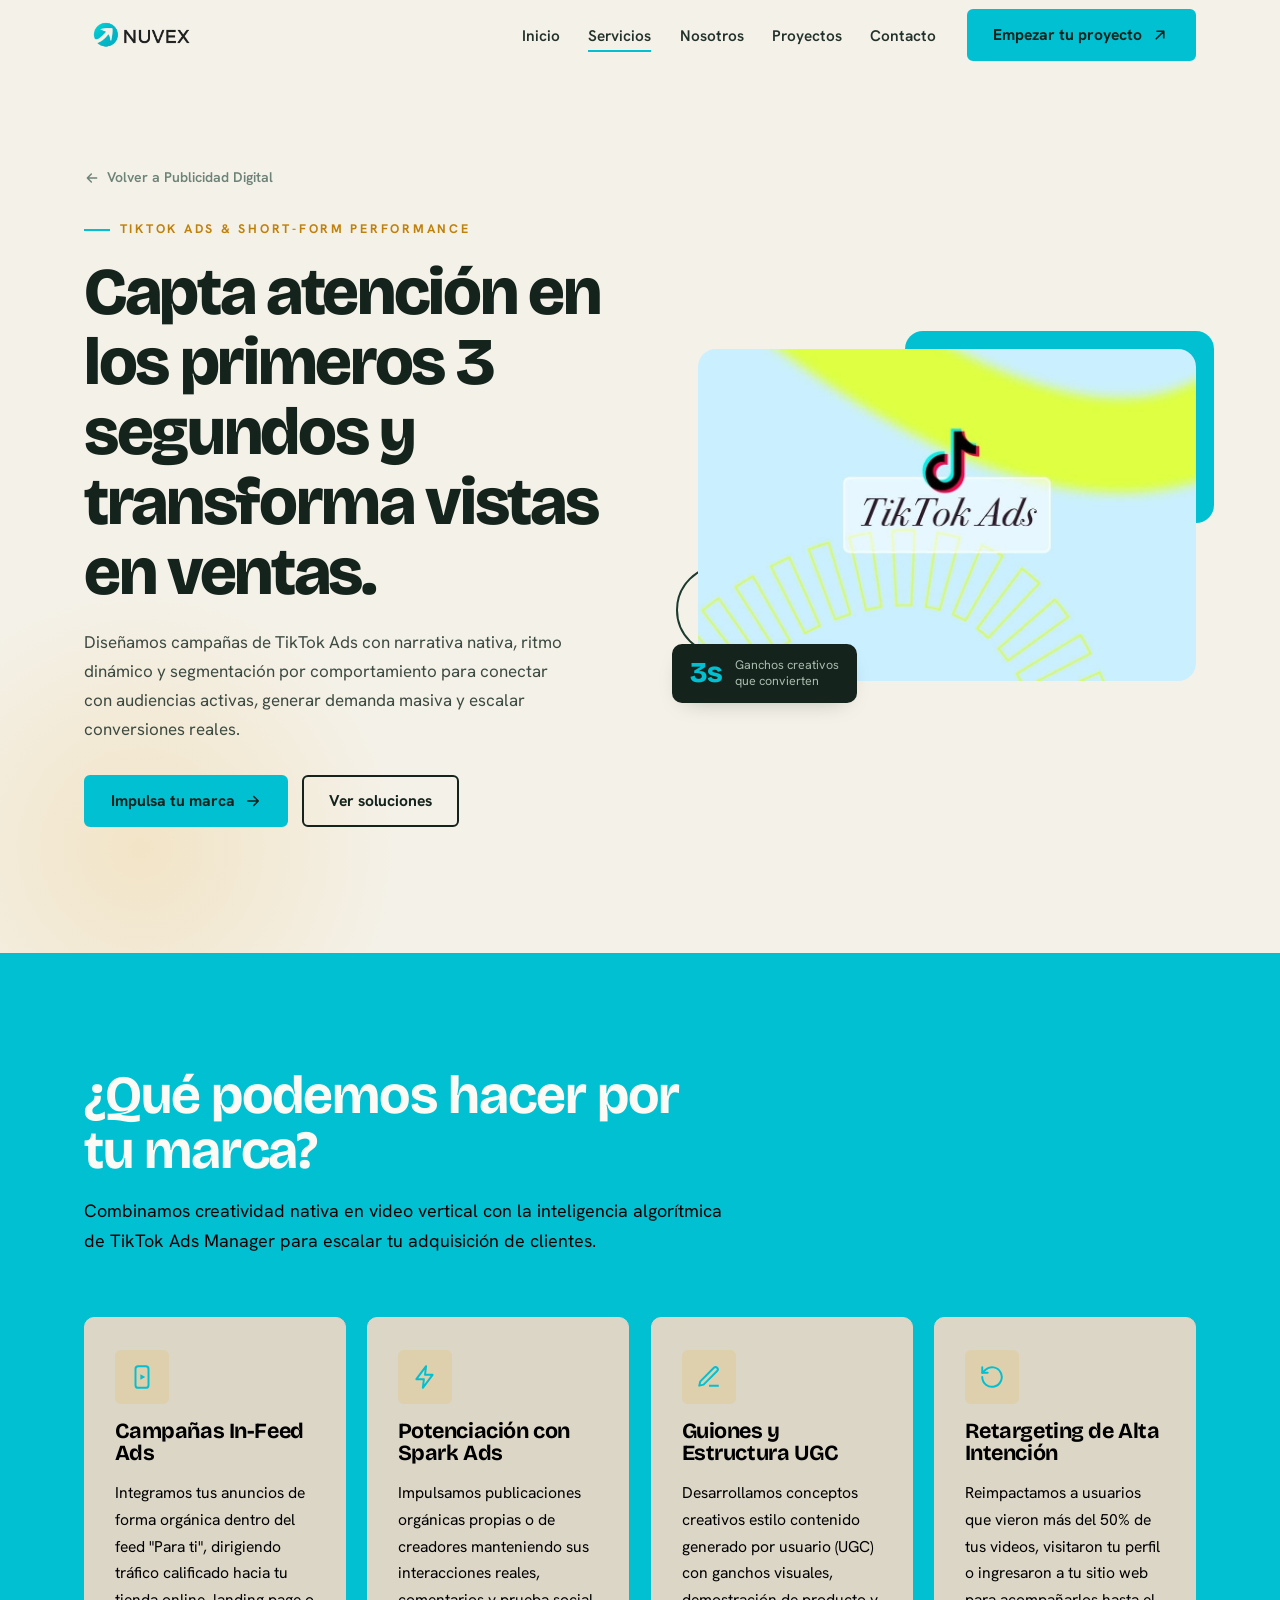
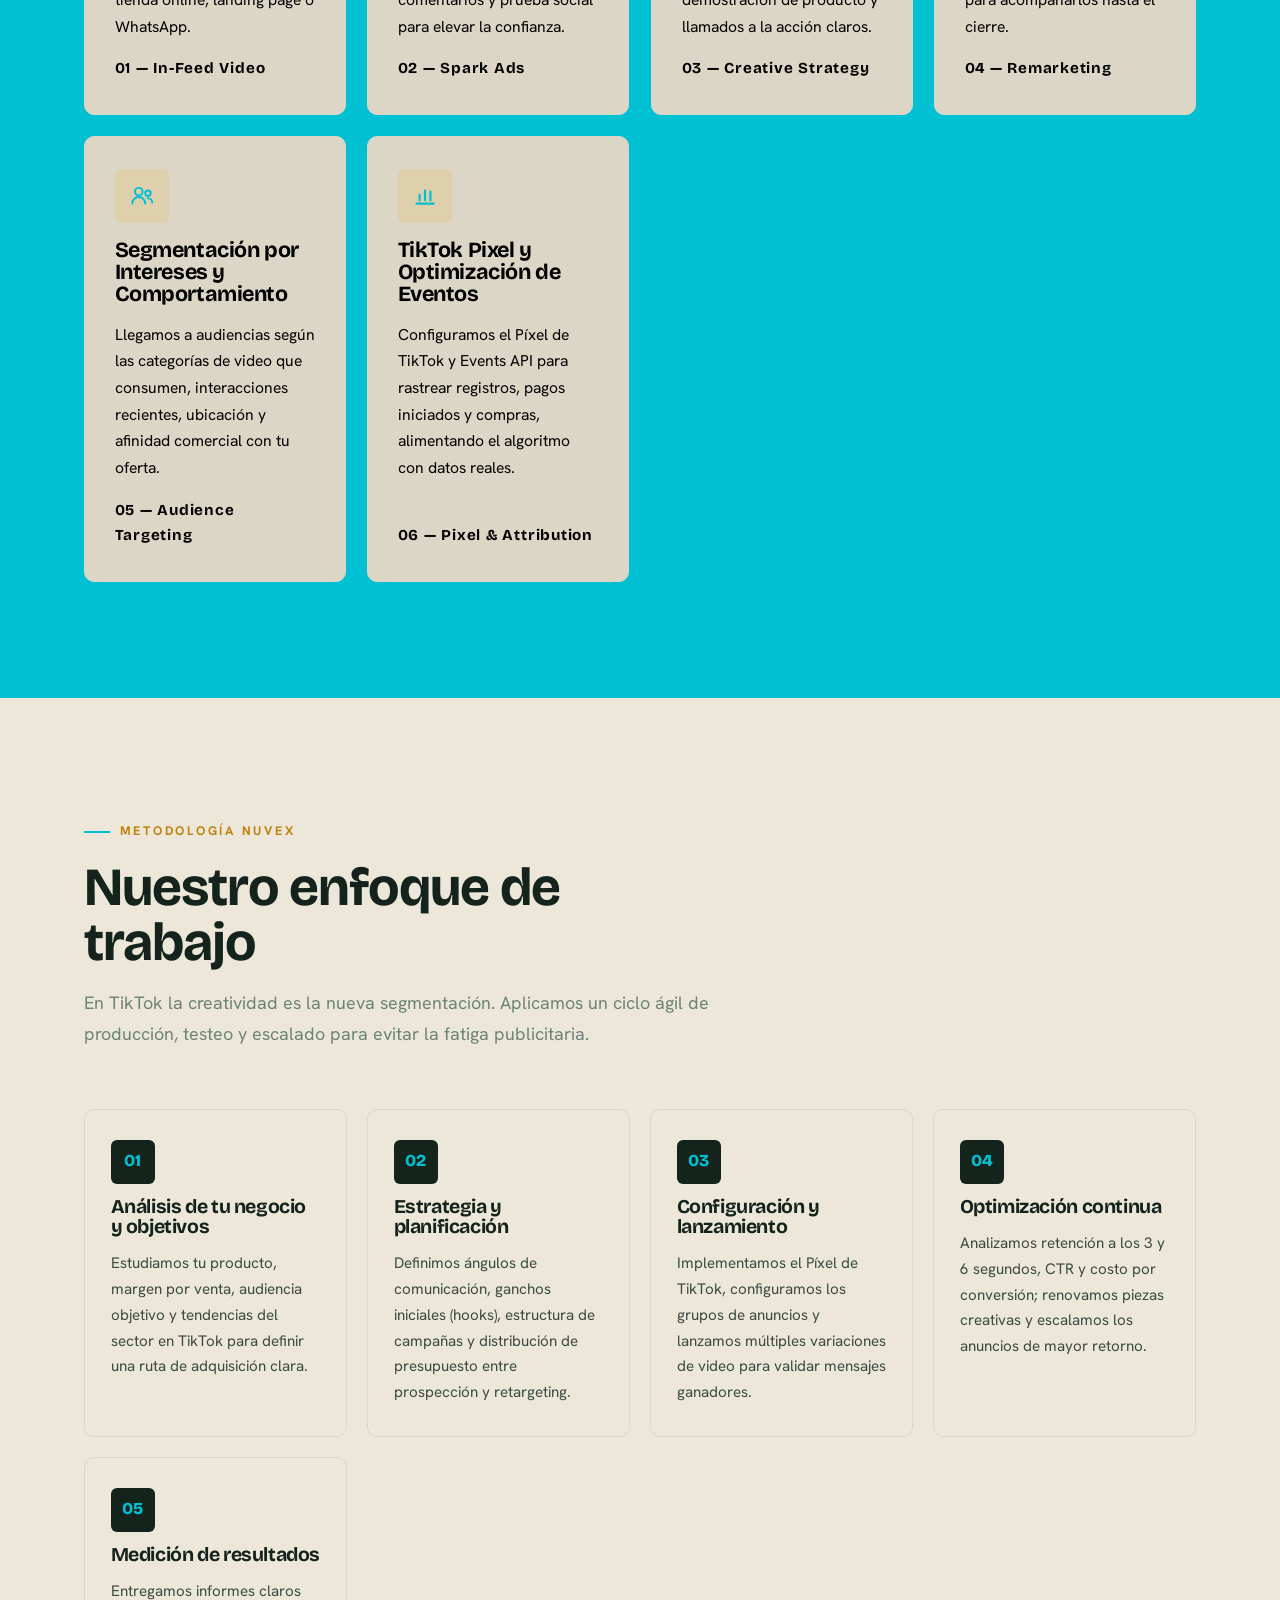
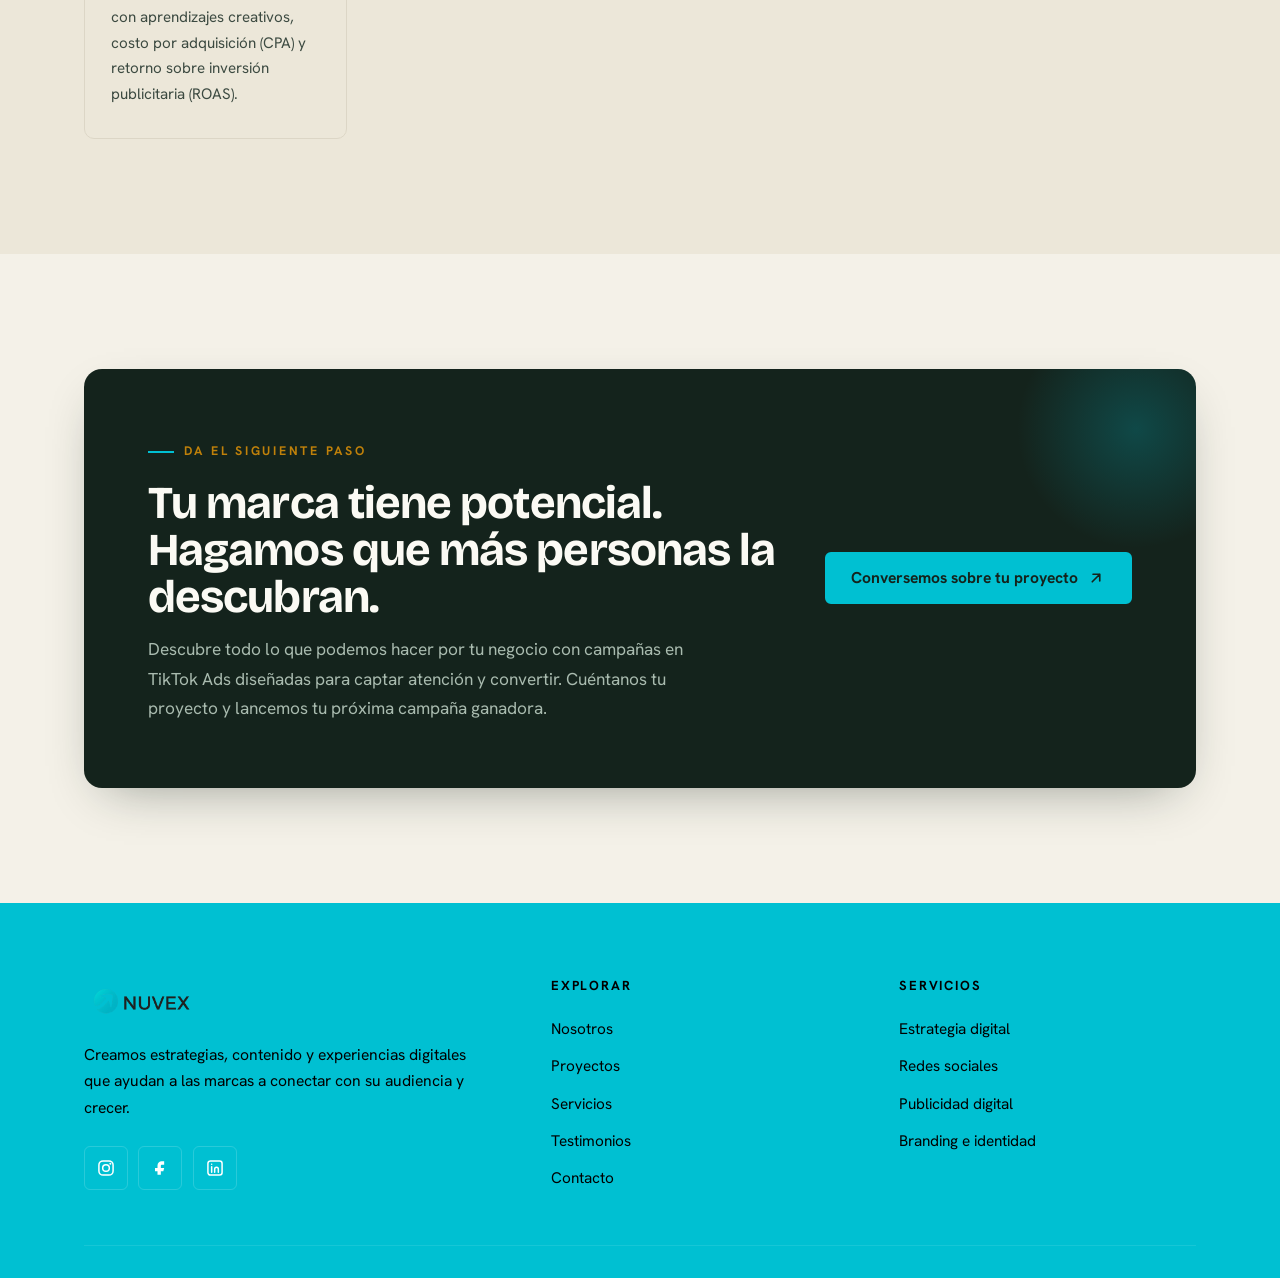
<file: services/tiktok_ads.html>
<!doctype html>
<html lang="es">
<head>
  <meta charset="utf-8">
  <meta name="viewport" content="width=device-width, initial-scale=1">
  <title>TikTok Ads — NUVEX | Publicidad de Alto Impacto y Conversión</title>
  <meta name="description" content="Campañas de TikTok Ads diseñadas para captar atención inmediata, viralizar tu propuesta de valor y convertir visualizaciones en clientes con NUVEX.">

  <link rel="preconnect" href="https://fonts.googleapis.com">
  <link rel="preconnect" href="https://fonts.gstatic.com" crossorigin>
  <link href="https://fonts.googleapis.com/css2?family=Bricolage+Grotesque:wght@600;700;800&family=Hanken+Grotesk:wght@400;500;600;700&family=Montserrat:wght@200;300;400;600;800&display=swap" rel="stylesheet">
  <link rel="stylesheet" href="../css/vendor/bootstrap.min.css">
  <link rel="stylesheet" href="../css/style.css">

  <style>
    /* Extensiones ligeras coherentes con los tokens de style.css */
    .service-hero-title {
      font-size: clamp(2.4rem, 5.2vw, 4.2rem) !important;
      font-weight: 800;
      letter-spacing: -0.03em;
      line-height: 1.05;
      margin: 0 0 1.25rem;
    }

    .breadcrumb-link {
      display: inline-flex;
      align-items: center;
      gap: .45rem;
      font-weight: 600;
      font-size: .88rem;
      color: var(--sage);
      margin-bottom: 1.25rem;
      transition: color .18s ease, transform .18s ease;
    }
    .breadcrumb-link:hover {
      color: var(--ink);
      transform: translateX(-3px);
    }

    /* Bloque de proceso / Nuestro Enfoque */
    .process-list {
      display: grid;
      grid-template-columns: repeat(auto-fit, minmax(210px, 1fr));
      gap: 1.25rem;
    }
    .process-step {
      background: var(--paper-2);
      border: 1px solid var(--paper-line);
      border-radius: var(--r);
      padding: 1.85rem 1.6rem;
      display: flex;
      flex-direction: column;
      gap: .85rem;
      transition: transform .22s ease, border-color .22s ease, box-shadow .22s ease;
    }
    .process-step:hover {
      transform: translateY(-5px);
      border-color: var(--marigold);
      box-shadow: var(--shadow-sm);
    }
    .step-badge {
      width: 44px;
      height: 44px;
      border-radius: var(--r-sm);
      background: var(--ink);
      color: var(--marigold);
      font-family: var(--f-display);
      font-weight: 800;
      font-size: 1.05rem;
      display: grid;
      place-items: center;
    }
    .process-step h3 {
      font-size: 1.22rem;
      color: var(--ink);
    }
    .process-step p {
      font-size: .95rem;
      color: #3c4a41;
      margin: 0;
    }

    /* Banner CTA de cierre */
    .cta-box {
      background: var(--ink);
      color: var(--soft-on-dark);
      border-radius: var(--r-lg);
      padding: clamp(2.5rem, 5vw, 4.25rem);
      display: grid;
      grid-template-columns: 1.3fr auto;
      gap: 2rem;
      align-items: center;
      position: relative;
      overflow: hidden;
      box-shadow: var(--shadow);
    }
    .cta-box::after {
      content: "";
      position: absolute;
      right: -60px;
      top: -60px;
      width: 240px;
      height: 240px;
      border-radius: 50%;
      background: radial-gradient(circle, rgba(0, 192, 210, .24), transparent 70%);
      pointer-events: none;
    }
    .cta-box h2 {
      color: #FBFAF4;
      font-size: clamp(1.85rem, 3.8vw, 2.85rem);
      margin-bottom: .9rem;
    }
    .cta-box p {
      color: var(--sage-d);
      max-width: 36rem;
      font-size: 1.08rem;
      margin: 0;
    }
    .cta-box .btn2:hover {
      background: #FBFAF4;
      border-color: #FBFAF4;
      color: var(--ink);
    }

    @media (max-width: 991px) {
      .cta-box {
        grid-template-columns: 1fr;
      }
      .cta-box .btn2 {
        justify-self: start;
      }
    }
  </style>
</head>
<body>
  <a class="skip-link" href="#main">Saltar al contenido</a>

  <!-- ============================================================ HEADER -->
  <header class="site-header" id="siteHeader">
    <div class="wrap header-inner">
      <a class="brand" href="../index.html#top" aria-label="NUVEX — Inicio">
        <img src="../img2/Icono.png" alt="NUVEX">
      </a>

      <nav class="nav" id="primaryNav" aria-label="Navegación principal">
        <ul class="nav-links">
          <li><a href="../index.html#top">Inicio</a></li>
          <li><a href="../index.html#work" class="active">Servicios</a></li>
          <li><a href="../index.html#services">Nosotros</a></li>
          <li><a href="../index.html#voices">Proyectos</a></li>
          <li><a href="../index.html#contact">Contacto</a></li>
        </ul>
        <a class="btn2" href="../index.html#contact">
          Empezar tu proyecto
          <svg viewBox="0 0 24 24" fill="none" aria-hidden="true"><path d="M7 17 17 7M17 7H8M17 7v9" stroke="currentColor" stroke-width="2.2" stroke-linecap="round" stroke-linejoin="round"/></svg>
        </a>
      </nav>

      <button class="nav-toggle" id="navToggle" aria-label="Abrir menú" aria-expanded="false" aria-controls="primaryNav">
        <span></span>
      </button>
    </div>
  </header>

  <main id="main">
    <span id="top"></span>

    <!-- ========================================================== HERO -->
    <section class="hero" aria-labelledby="tiktok-hero-title">
      <div class="wrap hero-grid">
        <div class="hero-copy">
          <a href="../index.html#work" class="breadcrumb-link reveal">
            <svg width="16" height="16" viewBox="0 0 24 24" fill="none" aria-hidden="true"><path d="M19 12H5M11 18l-6-6 6-6" stroke="currentColor" stroke-width="2.2" stroke-linecap="round" stroke-linejoin="round"/></svg>
            Volver a Publicidad Digital
          </a>

          <span class="eyebrow reveal" data-delay="1">TIKTOK ADS &amp; SHORT-FORM PERFORMANCE</span>

          <h1 id="tiktok-hero-title" class="service-hero-title reveal" data-delay="1">
            Capta atención en los primeros 3 segundos y transforma vistas en ventas.
          </h1>

          <p class="intro reveal" data-delay="2">
            Diseñamos campañas de TikTok Ads con narrativa nativa, ritmo dinámico y segmentación por comportamiento para conectar con audiencias activas, generar demanda masiva y escalar conversiones reales.
          </p>

          <div class="hero-cta reveal" data-delay="3">
            <a class="btn2" href="#cta-conversion">
              Impulsa tu marca
              <svg viewBox="0 0 24 24" fill="none" aria-hidden="true"><path d="M5 12h14M13 6l6 6-6 6" stroke="currentColor" stroke-width="2.2" stroke-linecap="round" stroke-linejoin="round"/></svg>
            </a>
            <a class="btn2 btn2--ghost" href="#beneficios">Ver soluciones</a>
          </div>
        </div>

        <figure class="hero-figure reveal" data-delay="2">
          <div class="frame">
            <img src="../img2/tiktok-ads-2.jpg" alt="Campañas y estrategia en TikTok Ads — NUVEX" width="800" height="600">
          </div>
          <div class="hero-chip" aria-hidden="true">
            <span class="num">3s</span>
            <span class="lbl">Ganchos creativos<br>que convierten</span>
          </div>
        </figure>
      </div>
    </section>

    <!-- ===================================== ¿QUÉ PODEMOS HACER POR TI? -->
    <section class="section section--forest on-dark" id="beneficios" aria-labelledby="beneficios-h">
      <div class="wrap">
        <div class="section-head reveal">
          <h2 id="beneficios-h">¿Qué podemos hacer por tu marca?</h2>
          <p>Combinamos creatividad nativa en video vertical con la inteligencia algorítmica de TikTok Ads Manager para escalar tu adquisición de clientes.</p>
        </div>

        <div class="svc-grid">
          <article class="svc-card reveal">
            <span class="svc-icon" aria-hidden="true">
              <svg viewBox="0 0 24 24" fill="none"><rect x="6" y="2" width="12" height="20" rx="2.5" stroke="currentColor" stroke-width="1.8"/><path d="M10.5 9.5 15 12l-4.5 2.5v-5Z" fill="currentColor"/></svg>
            </span>
            <h3>Campañas In-Feed Ads</h3>
            <p>Integramos tus anuncios de forma orgánica dentro del feed "Para ti", dirigiendo tráfico calificado hacia tu tienda online, landing page o WhatsApp.</p>
            <span class="num-tag">01 — In-Feed Video</span>
          </article>

          <article class="svc-card reveal" data-delay="1">
            <span class="svc-icon" aria-hidden="true">
              <svg viewBox="0 0 24 24" fill="none"><path d="M13 2 4 14h7l-1 8 9-12h-7l1-8Z" stroke="currentColor" stroke-width="1.8" stroke-linejoin="round"/></svg>
            </span>
            <h3>Potenciación con Spark Ads</h3>
            <p>Impulsamos publicaciones orgánicas propias o de creadores manteniendo sus interacciones reales, comentarios y prueba social para elevar la confianza.</p>
            <span class="num-tag">02 — Spark Ads</span>
          </article>

          <article class="svc-card reveal" data-delay="2">
            <span class="svc-icon" aria-hidden="true">
              <svg viewBox="0 0 24 24" fill="none"><path d="M12 20h9M16.5 3.5a2.12 2.12 0 0 1 3 3L7 19l-4 1 1-4L16.5 3.5Z" stroke="currentColor" stroke-width="1.8" stroke-linejoin="round"/></svg>
            </span>
            <h3>Guiones y Estructura UGC</h3>
            <p>Desarrollamos conceptos creativos estilo contenido generado por usuario (UGC) con ganchos visuales, demostración de producto y llamados a la acción claros.</p>
            <span class="num-tag">03 — Creative Strategy</span>
          </article>

          <article class="svc-card reveal">
            <span class="svc-icon" aria-hidden="true">
              <svg viewBox="0 0 24 24" fill="none"><path d="M3 12a9 9 0 1 0 3-6.7L3 8" stroke="currentColor" stroke-width="1.8" stroke-linecap="round" stroke-linejoin="round"/><path d="M3 3v5h5" stroke="currentColor" stroke-width="1.8" stroke-linecap="round" stroke-linejoin="round"/></svg>
            </span>
            <h3>Retargeting de Alta Intención</h3>
            <p>Reimpactamos a usuarios que vieron más del 50% de tus videos, visitaron tu perfil o ingresaron a tu sitio web para acompañarlos hasta el cierre.</p>
            <span class="num-tag">04 — Remarketing</span>
          </article>

          <article class="svc-card reveal" data-delay="1">
            <span class="svc-icon" aria-hidden="true">
              <svg viewBox="0 0 24 24" fill="none"><circle cx="9" cy="8" r="3.5" stroke="currentColor" stroke-width="1.8"/><path d="M3 19c0-3.3 2.7-6 6-6s6 2.7 6 6" stroke="currentColor" stroke-width="1.8" stroke-linecap="round"/><circle cx="17.5" cy="9.5" r="2.5" stroke="currentColor" stroke-width="1.8"/><path d="M17.5 14c2.2 0 4 1.8 4 4" stroke="currentColor" stroke-width="1.8" stroke-linecap="round"/></svg>
            </span>
            <h3>Segmentación por Intereses y Comportamiento</h3>
            <p>Llegamos a audiencias según las categorías de video que consumen, interacciones recientes, ubicación y afinidad comercial con tu oferta.</p>
            <span class="num-tag">05 — Audience Targeting</span>
          </article>

          <article class="svc-card reveal" data-delay="2">
            <span class="svc-icon" aria-hidden="true">
              <svg viewBox="0 0 24 24" fill="none"><path d="M4 19h16M7 16v-5M12 16V7M17 16v-8" stroke="currentColor" stroke-width="2" stroke-linecap="round"/></svg>
            </span>
            <h3>TikTok Pixel y Optimización de Eventos</h3>
            <p>Configuramos el Píxel de TikTok y Events API para rastrear registros, pagos iniciados y compras, alimentando el algoritmo con datos reales.</p>
            <span class="num-tag">06 — Pixel &amp; Attribution</span>
          </article>
        </div>
      </div>
    </section>

    <!-- ================================================ NUESTRO ENFOQUE -->
    <section class="section section--paper2" id="enfoque" aria-labelledby="enfoque-h">
      <div class="wrap">
        <div class="section-head reveal">
          <span class="eyebrow">METODOLOGÍA NUVEX</span>
          <h2 id="enfoque-h">Nuestro enfoque de trabajo</h2>
          <p>En TikTok la creatividad es la nueva segmentación. Aplicamos un ciclo ágil de producción, testeo y escalado para evitar la fatiga publicitaria.</p>
        </div>

        <div class="process-list">
          <article class="process-step reveal">
            <span class="step-badge">01</span>
            <h3>Análisis de tu negocio y objetivos</h3>
            <p>Estudiamos tu producto, margen por venta, audiencia objetivo y tendencias del sector en TikTok para definir una ruta de adquisición clara.</p>
          </article>

          <article class="process-step reveal" data-delay="1">
            <span class="step-badge">02</span>
            <h3>Estrategia y planificación</h3>
            <p>Definimos ángulos de comunicación, ganchos iniciales (hooks), estructura de campañas y distribución de presupuesto entre prospección y retargeting.</p>
          </article>

          <article class="process-step reveal" data-delay="2">
            <span class="step-badge">03</span>
            <h3>Configuración y lanzamiento</h3>
            <p>Implementamos el Píxel de TikTok, configuramos los grupos de anuncios y lanzamos múltiples variaciones de video para validar mensajes ganadores.</p>
          </article>

          <article class="process-step reveal" data-delay="1">
            <span class="step-badge">04</span>
            <h3>Optimización continua</h3>
            <p>Analizamos retención a los 3 y 6 segundos, CTR y costo por conversión; renovamos piezas creativas y escalamos los anuncios de mayor retorno.</p>
          </article>

          <article class="process-step reveal" data-delay="2">
            <span class="step-badge">05</span>
            <h3>Medición de resultados</h3>
            <p>Entregamos informes claros con aprendizajes creativos, costo por adquisición (CPA) y retorno sobre inversión publicitaria (ROAS).</p>
          </article>
        </div>
      </div>
    </section>

    <!-- ======================================== SECCIÓN DE CONVERSIÓN CTA -->
    <section class="section" id="cta-conversion" aria-labelledby="cta-h">
      <div class="wrap">
        <div class="cta-box reveal">
          <div>
            <span class="eyebrow">DA EL SIGUIENTE PASO</span>
            <h2 id="cta-h">Tu marca tiene potencial. Hagamos que más personas la descubran.</h2>
            <p>
              Descubre todo lo que podemos hacer por tu negocio con campañas en TikTok Ads diseñadas para captar atención y convertir. Cuéntanos tu proyecto y lancemos tu próxima campaña ganadora.
            </p>
          </div>
          <div>
            <a class="btn2" href="../index.html#contact">
              Conversemos sobre tu proyecto
              <svg viewBox="0 0 24 24" fill="none" aria-hidden="true"><path d="M7 17 17 7M17 7H8M17 7v9" stroke="currentColor" stroke-width="2.2" stroke-linecap="round" stroke-linejoin="round"/></svg>
            </a>
          </div>
        </div>
      </div>
    </section>
  </main>

  <!-- ========================================================== FOOTER -->
  <footer class="site-footer">
    <div class="wrap">
      <div class="footer-top">

        <!-- Marca -->
        <div class="footer-brand">
          <a class="brand" href="../index.html#top" aria-label="Nuvex — inicio">
            <img src="../img2/Icono.png" alt="Nuvex" class="footer-logo">
          </a>

          <p>
            Creamos estrategias, contenido y experiencias digitales que ayudan
            a las marcas a conectar con su audiencia y crecer.
          </p>

          <ul class="socials" aria-label="Nuvex en redes sociales">
            <li>
              <a href="#" aria-label="Instagram">
                <svg viewBox="0 0 24 24" fill="none" aria-hidden="true">
                  <rect x="3.5" y="3.5" width="17" height="17" rx="5"
                    stroke="currentColor" stroke-width="1.8"/>
                  <circle cx="12" cy="12" r="4"
                    stroke="currentColor" stroke-width="1.8"/>
                  <circle cx="17.2" cy="6.8" r="1.2"
                    fill="currentColor"/>
                </svg>
              </a>
            </li>

            <li>
              <a href="#" aria-label="Facebook">
                <svg viewBox="0 0 24 24" fill="none" aria-hidden="true">
                  <path d="M14 8h3V4h-3c-2.8 0-5 2.2-5 5v3H6v4h3v4h4v-4h3l1-4h-4V9c0-.6.4-1 1-1Z"
                    fill="currentColor"/>
                </svg>
              </a>
            </li>

            <li>
              <a href="#" aria-label="LinkedIn">
                <svg viewBox="0 0 24 24" fill="none" aria-hidden="true">
                  <rect x="3.5" y="3.5" width="17" height="17" rx="3"
                    stroke="currentColor" stroke-width="1.8"/>
                  <path d="M8 10.5V17M8 7.6v.02M11.6 17v-3.6c0-1.4 1-2.4 2.3-2.4s2.1 1 2.1 2.4V17"
                    stroke="currentColor"
                    stroke-width="1.8"
                    stroke-linecap="round"/>
                </svg>
              </a>
            </li>
          </ul>
        </div>

        <!-- Navegación -->
        <nav class="footer-col" aria-label="Sitio">
          <h4>Explorar</h4>
          <a href="../index.html#about">Nosotros</a>
          <a href="../index.html#work">Proyectos</a>
          <a href="../index.html#services">Servicios</a>
          <a href="../index.html#voices">Testimonios</a>
          <a href="../index.html#contact">Contacto</a>
        </nav>

        <!-- Servicios -->
        <nav class="footer-col" aria-label="Servicios">
          <h4>Servicios</h4>
          <a href="../index.html#services">Estrategia digital</a>
          <a href="../index.html#services">Redes sociales</a>
          <a href="tiktok_ads.html">Publicidad digital</a>
          <a href="../index.html#services">Branding e identidad</a>
        </nav>

      </div>
    </div>
  </footer>

  <script src="../js/vendor/bootstrap.bundle.min.js"></script>
  <script src="../js/main.js"></script>
</body>
</html>
</file>
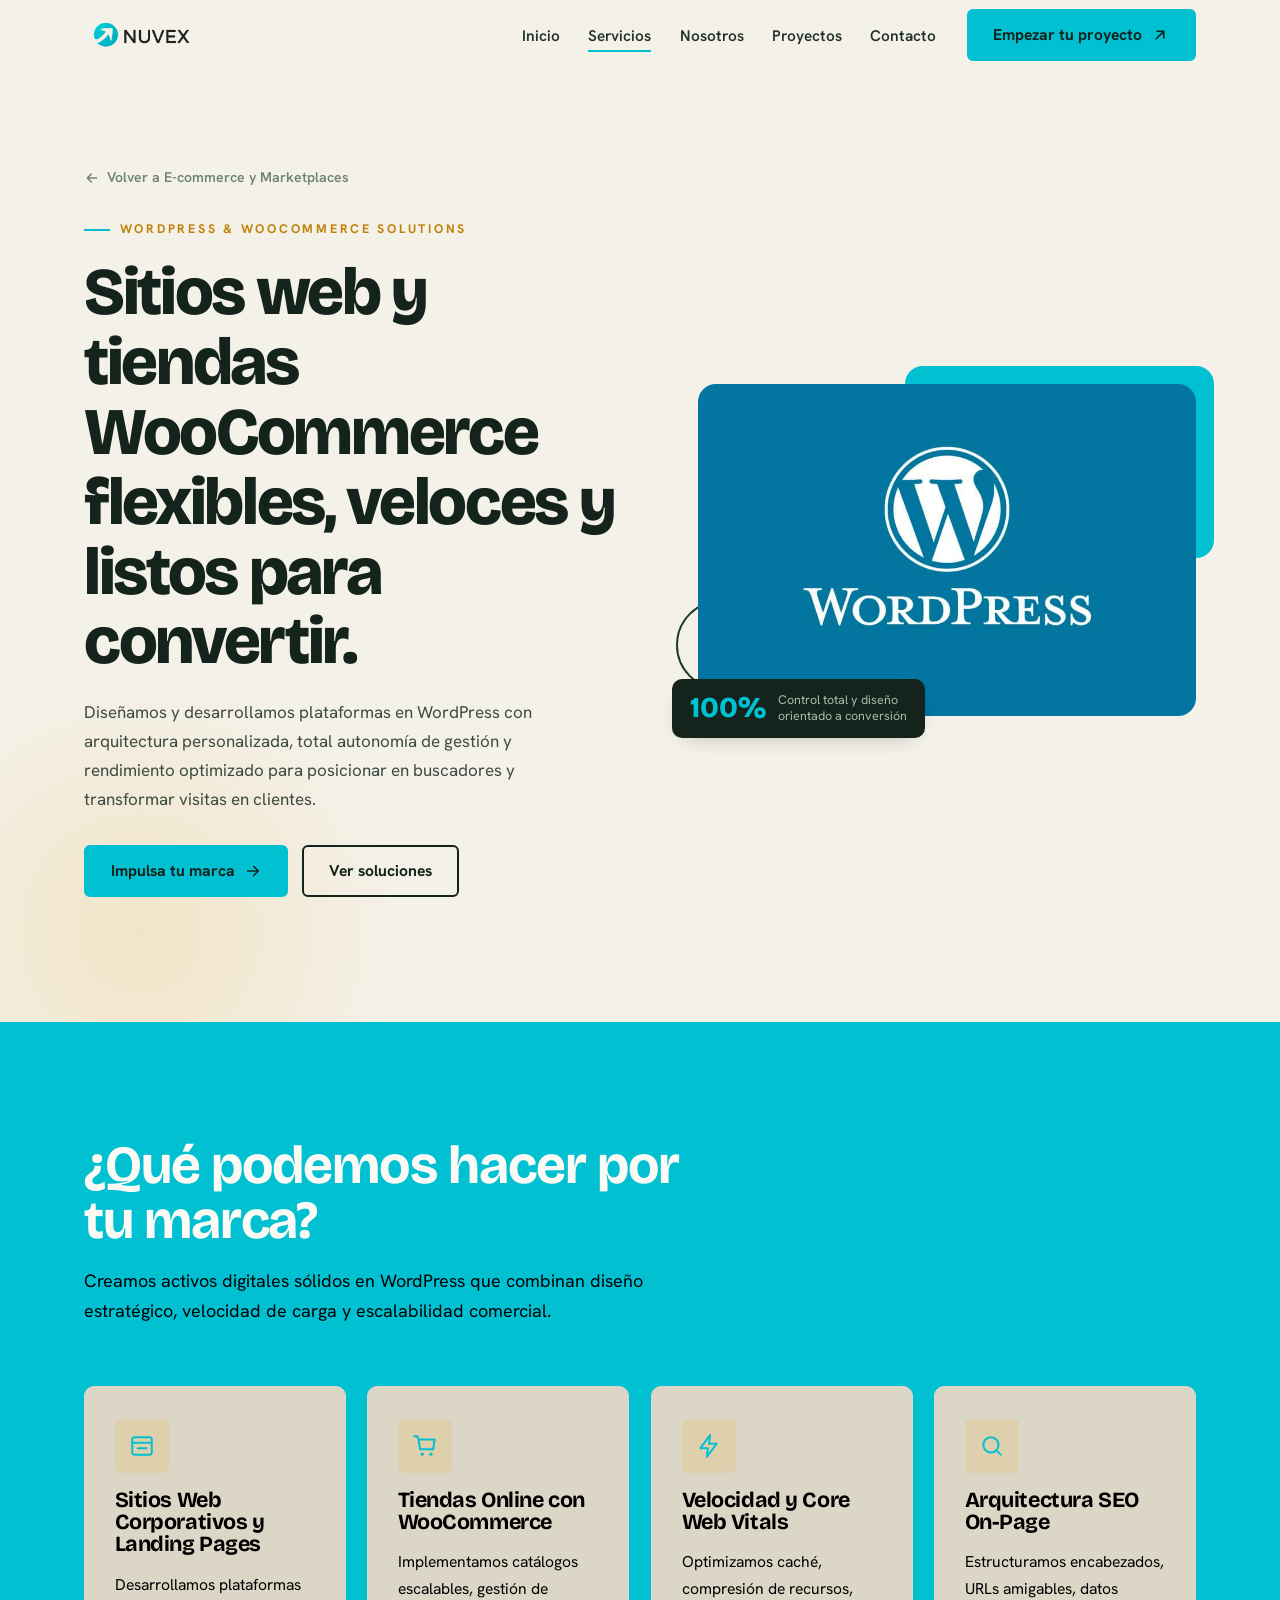
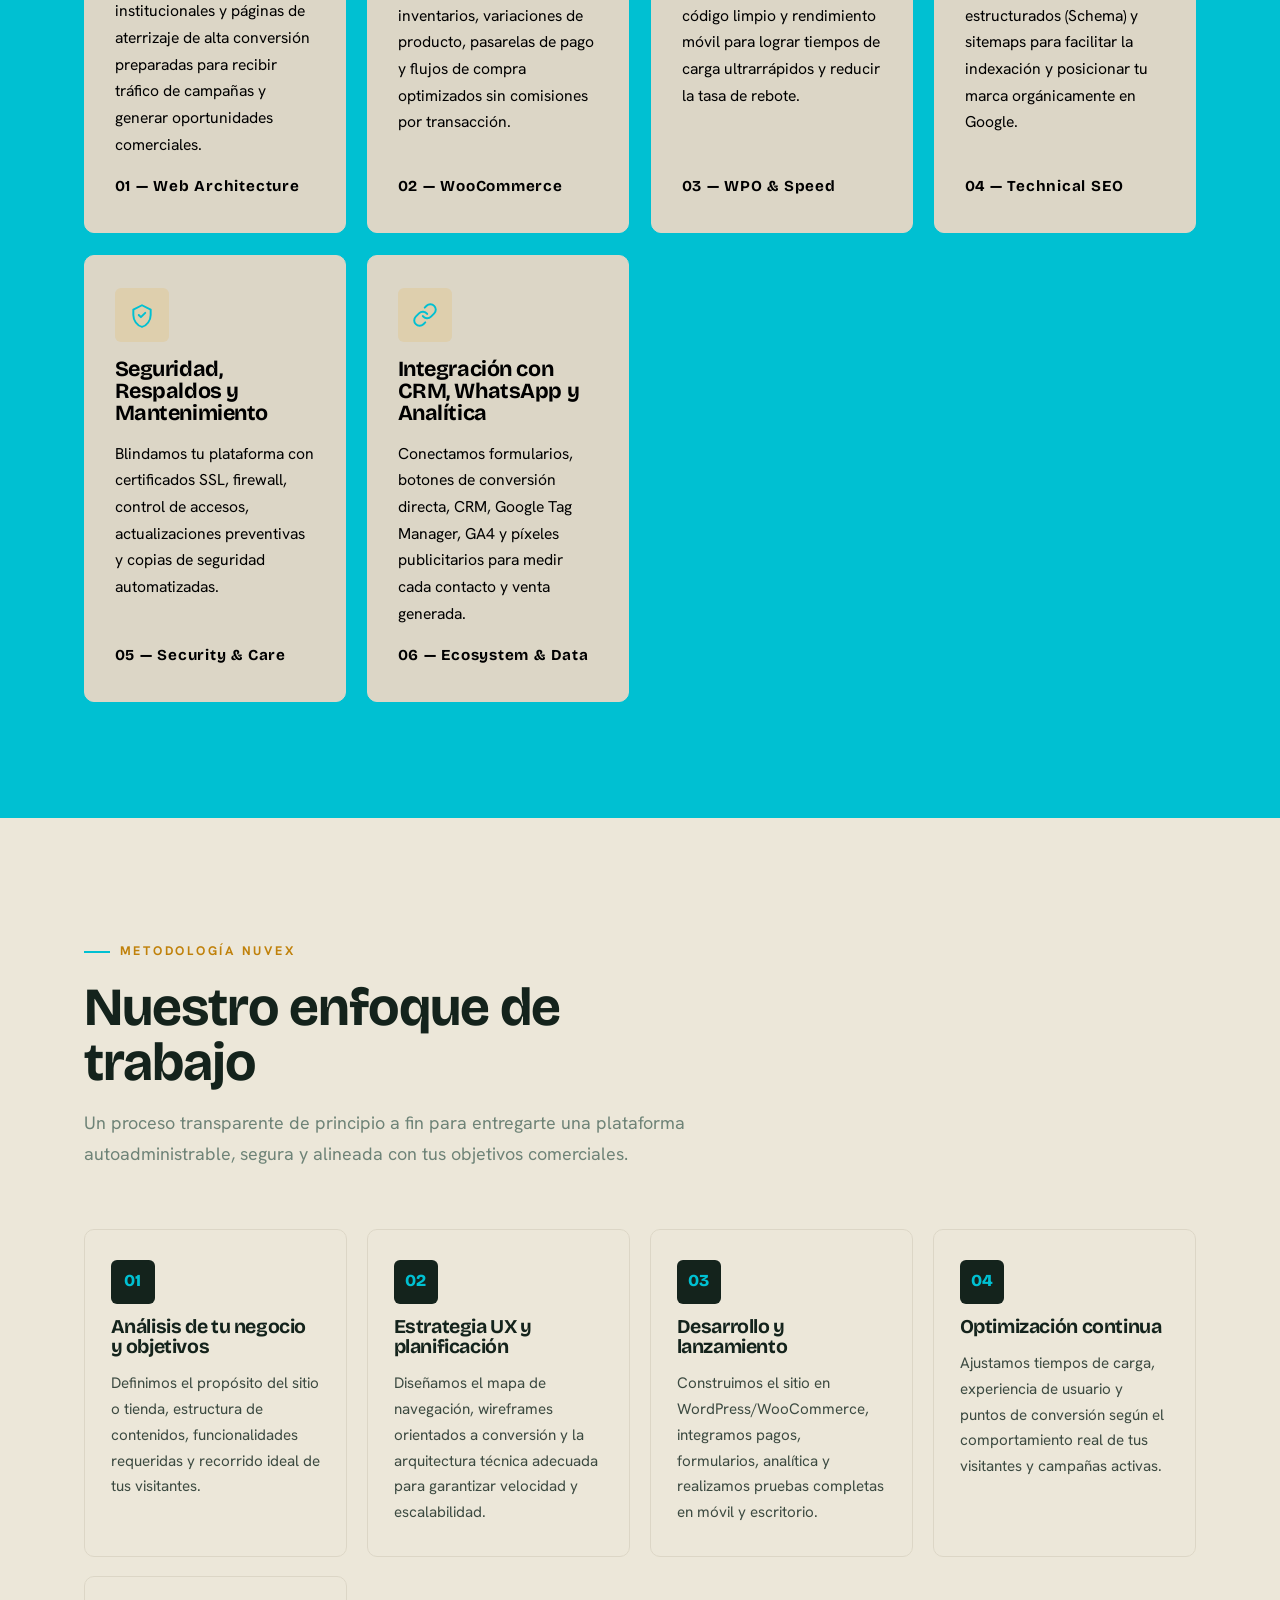
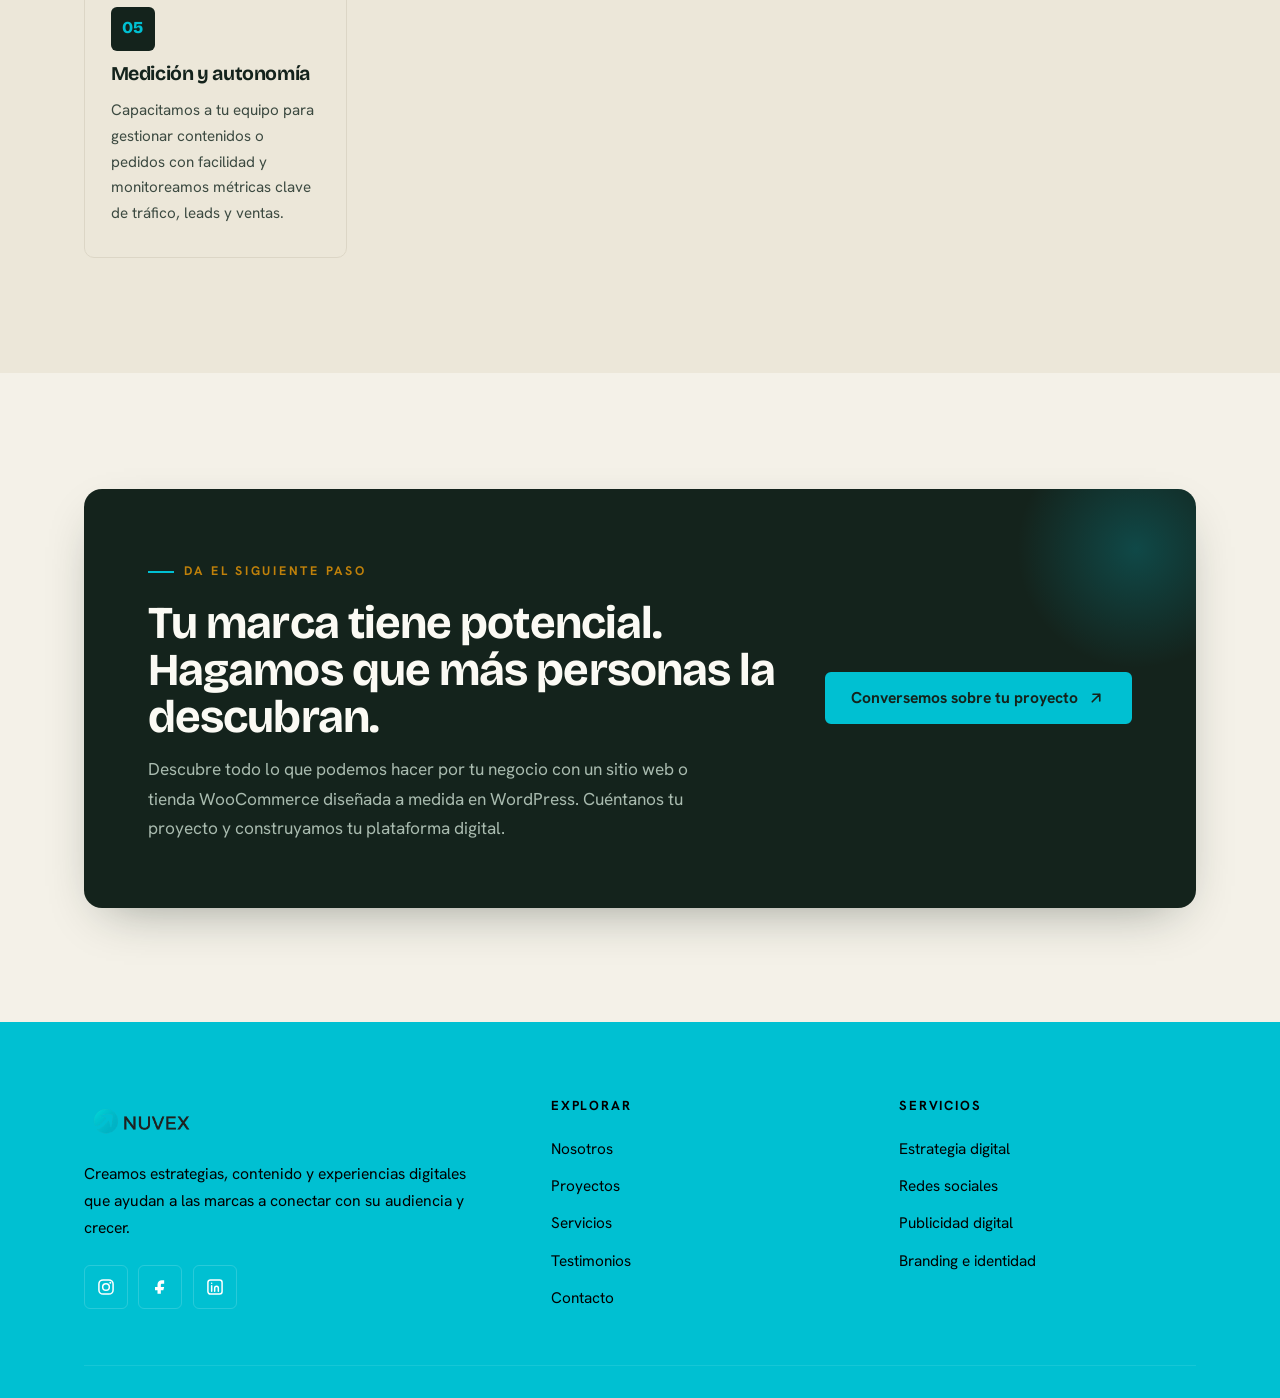
<file: services/wordpress.html>
<!doctype html>
<html lang="es">
<head>
  <meta charset="utf-8">
  <meta name="viewport" content="width=device-width, initial-scale=1">
  <title>WordPress &amp; WooCommerce — NUVEX | Sitios Web y E-commerce a Medida</title>
  <meta name="description" content="Desarrollamos sitios web corporativos, landing pages y tiendas WooCommerce en WordPress rápidas, escalables y optimizadas para SEO y conversión con NUVEX.">

  <link rel="preconnect" href="https://fonts.googleapis.com">
  <link rel="preconnect" href="https://fonts.gstatic.com" crossorigin>
  <link href="https://fonts.googleapis.com/css2?family=Bricolage+Grotesque:wght@600;700;800&family=Hanken+Grotesk:wght@400;500;600;700&family=Montserrat:wght@200;300;400;600;800&display=swap" rel="stylesheet">
  <link rel="stylesheet" href="../css/vendor/bootstrap.min.css">
  <link rel="stylesheet" href="../css/style.css">

  <style>
    /* Extensiones ligeras coherentes con los tokens de style.css */
    .service-hero-title {
      font-size: clamp(2.4rem, 5.2vw, 4.2rem) !important;
      font-weight: 800;
      letter-spacing: -0.03em;
      line-height: 1.05;
      margin: 0 0 1.25rem;
    }

    .breadcrumb-link {
      display: inline-flex;
      align-items: center;
      gap: .45rem;
      font-weight: 600;
      font-size: .88rem;
      color: var(--sage);
      margin-bottom: 1.25rem;
      transition: color .18s ease, transform .18s ease;
    }
    .breadcrumb-link:hover {
      color: var(--ink);
      transform: translateX(-3px);
    }

    /* Bloque de proceso / Nuestro Enfoque */
    .process-list {
      display: grid;
      grid-template-columns: repeat(auto-fit, minmax(210px, 1fr));
      gap: 1.25rem;
    }
    .process-step {
      background: var(--paper-2);
      border: 1px solid var(--paper-line);
      border-radius: var(--r);
      padding: 1.85rem 1.6rem;
      display: flex;
      flex-direction: column;
      gap: .85rem;
      transition: transform .22s ease, border-color .22s ease, box-shadow .22s ease;
    }
    .process-step:hover {
      transform: translateY(-5px);
      border-color: var(--marigold);
      box-shadow: var(--shadow-sm);
    }
    .step-badge {
      width: 44px;
      height: 44px;
      border-radius: var(--r-sm);
      background: var(--ink);
      color: var(--marigold);
      font-family: var(--f-display);
      font-weight: 800;
      font-size: 1.05rem;
      display: grid;
      place-items: center;
    }
    .process-step h3 {
      font-size: 1.22rem;
      color: var(--ink);
    }
    .process-step p {
      font-size: .95rem;
      color: #3c4a41;
      margin: 0;
    }

    /* Banner CTA de cierre */
    .cta-box {
      background: var(--ink);
      color: var(--soft-on-dark);
      border-radius: var(--r-lg);
      padding: clamp(2.5rem, 5vw, 4.25rem);
      display: grid;
      grid-template-columns: 1.3fr auto;
      gap: 2rem;
      align-items: center;
      position: relative;
      overflow: hidden;
      box-shadow: var(--shadow);
    }
    .cta-box::after {
      content: "";
      position: absolute;
      right: -60px;
      top: -60px;
      width: 240px;
      height: 240px;
      border-radius: 50%;
      background: radial-gradient(circle, rgba(0, 192, 210, .24), transparent 70%);
      pointer-events: none;
    }
    .cta-box h2 {
      color: #FBFAF4;
      font-size: clamp(1.85rem, 3.8vw, 2.85rem);
      margin-bottom: .9rem;
    }
    .cta-box p {
      color: var(--sage-d);
      max-width: 36rem;
      font-size: 1.08rem;
      margin: 0;
    }
    .cta-box .btn2:hover {
      background: #FBFAF4;
      border-color: #FBFAF4;
      color: var(--ink);
    }

    @media (max-width: 991px) {
      .cta-box {
        grid-template-columns: 1fr;
      }
      .cta-box .btn2 {
        justify-self: start;
      }
    }
  </style>
</head>
<body>
  <a class="skip-link" href="#main">Saltar al contenido</a>

  <!-- ============================================================ HEADER -->
  <header class="site-header" id="siteHeader">
    <div class="wrap header-inner">
      <a class="brand" href="../index.html#top" aria-label="NUVEX — Inicio">
        <img src="../img2/Icono.png" alt="NUVEX">
      </a>

      <nav class="nav" id="primaryNav" aria-label="Navegación principal">
        <ul class="nav-links">
          <li><a href="../index.html#top">Inicio</a></li>
          <li><a href="../index.html#work" class="active">Servicios</a></li>
          <li><a href="../index.html#services">Nosotros</a></li>
          <li><a href="../index.html#voices">Proyectos</a></li>
          <li><a href="../index.html#contact">Contacto</a></li>
        </ul>
        <a class="btn2" href="../index.html#contact">
          Empezar tu proyecto
          <svg viewBox="0 0 24 24" fill="none" aria-hidden="true"><path d="M7 17 17 7M17 7H8M17 7v9" stroke="currentColor" stroke-width="2.2" stroke-linecap="round" stroke-linejoin="round"/></svg>
        </a>
      </nav>

      <button class="nav-toggle" id="navToggle" aria-label="Abrir menú" aria-expanded="false" aria-controls="primaryNav">
        <span></span>
      </button>
    </div>
  </header>

  <main id="main">
    <span id="top"></span>

    <!-- ========================================================== HERO -->
    <section class="hero" aria-labelledby="wp-hero-title">
      <div class="wrap hero-grid">
        <div class="hero-copy">
          <a href="../index.html#work" class="breadcrumb-link reveal">
            <svg width="16" height="16" viewBox="0 0 24 24" fill="none" aria-hidden="true"><path d="M19 12H5M11 18l-6-6 6-6" stroke="currentColor" stroke-width="2.2" stroke-linecap="round" stroke-linejoin="round"/></svg>
            Volver a E-commerce y Marketplaces
          </a>

          <span class="eyebrow reveal" data-delay="1">WORDPRESS &amp; WOOCOMMERCE SOLUTIONS</span>

          <h1 id="wp-hero-title" class="service-hero-title reveal" data-delay="1">
            Sitios web y tiendas WooCommerce flexibles, veloces y listos para convertir.
          </h1>

          <p class="intro reveal" data-delay="2">
            Diseñamos y desarrollamos plataformas en WordPress con arquitectura personalizada, total autonomía de gestión y rendimiento optimizado para posicionar en buscadores y transformar visitas en clientes.
          </p>

          <div class="hero-cta reveal" data-delay="3">
            <a class="btn2" href="#cta-conversion">
              Impulsa tu marca
              <svg viewBox="0 0 24 24" fill="none" aria-hidden="true"><path d="M5 12h14M13 6l6 6-6 6" stroke="currentColor" stroke-width="2.2" stroke-linecap="round" stroke-linejoin="round"/></svg>
            </a>
            <a class="btn2 btn2--ghost" href="#beneficios">Ver soluciones</a>
          </div>
        </div>

        <figure class="hero-figure reveal" data-delay="2">
          <div class="frame">
            <img src="../img2/wordpress2.jpg" alt="Desarrollo web y WooCommerce en WordPress — NUVEX" width="800" height="600">
          </div>
          <div class="hero-chip" aria-hidden="true">
            <span class="num">100%</span>
            <span class="lbl">Control total y diseño<br>orientado a conversión</span>
          </div>
        </figure>
      </div>
    </section>

    <!-- ===================================== ¿QUÉ PODEMOS HACER POR TI? -->
    <section class="section section--forest on-dark" id="beneficios" aria-labelledby="beneficios-h">
      <div class="wrap">
        <div class="section-head reveal">
          <h2 id="beneficios-h">¿Qué podemos hacer por tu marca?</h2>
          <p>Creamos activos digitales sólidos en WordPress que combinan diseño estratégico, velocidad de carga y escalabilidad comercial.</p>
        </div>

        <div class="svc-grid">
          <article class="svc-card reveal">
            <span class="svc-icon" aria-hidden="true">
              <svg viewBox="0 0 24 24" fill="none"><rect x="3" y="4" width="18" height="16" rx="2" stroke="currentColor" stroke-width="1.8"/><path d="M3 9h18M8 14h8" stroke="currentColor" stroke-width="1.8" stroke-linecap="round"/></svg>
            </span>
            <h3>Sitios Web Corporativos y Landing Pages</h3>
            <p>Desarrollamos plataformas institucionales y páginas de aterrizaje de alta conversión preparadas para recibir tráfico de campañas y generar oportunidades comerciales.</p>
            <span class="num-tag">01 — Web Architecture</span>
          </article>

          <article class="svc-card reveal" data-delay="1">
            <span class="svc-icon" aria-hidden="true">
              <svg viewBox="0 0 24 24" fill="none"><path d="M6 6h15l-1.5 9h-12L6 6Zm0 0L5 3H2" stroke="currentColor" stroke-width="1.8" stroke-linecap="round" stroke-linejoin="round"/><circle cx="9.5" cy="19.5" r="1.5" fill="currentColor"/><circle cx="17.5" cy="19.5" r="1.5" fill="currentColor"/></svg>
            </span>
            <h3>Tiendas Online con WooCommerce</h3>
            <p>Implementamos catálogos escalables, gestión de inventarios, variaciones de producto, pasarelas de pago y flujos de compra optimizados sin comisiones por transacción.</p>
            <span class="num-tag">02 — WooCommerce</span>
          </article>

          <article class="svc-card reveal" data-delay="2">
            <span class="svc-icon" aria-hidden="true">
              <svg viewBox="0 0 24 24" fill="none"><path d="M13 2 4 14h7l-1 8 9-12h-7l1-8Z" stroke="currentColor" stroke-width="1.8" stroke-linejoin="round"/></svg>
            </span>
            <h3>Velocidad y Core Web Vitals</h3>
            <p>Optimizamos caché, compresión de recursos, código limpio y rendimiento móvil para lograr tiempos de carga ultrarrápidos y reducir la tasa de rebote.</p>
            <span class="num-tag">03 — WPO &amp; Speed</span>
          </article>

          <article class="svc-card reveal">
            <span class="svc-icon" aria-hidden="true">
              <svg viewBox="0 0 24 24" fill="none"><circle cx="11" cy="11" r="7" stroke="currentColor" stroke-width="1.8"/><path d="m20 20-3.5-3.5" stroke="currentColor" stroke-width="1.8" stroke-linecap="round"/></svg>
            </span>
            <h3>Arquitectura SEO On-Page</h3>
            <p>Estructuramos encabezados, URLs amigables, datos estructurados (Schema) y sitemaps para facilitar la indexación y posicionar tu marca orgánicamente en Google.</p>
            <span class="num-tag">04 — Technical SEO</span>
          </article>

          <article class="svc-card reveal" data-delay="1">
            <span class="svc-icon" aria-hidden="true">
              <svg viewBox="0 0 24 24" fill="none"><path d="M12 3 4 7v5c0 5 3.4 9.7 8 11 4.6-1.3 8-6 8-11V7l-8-4Z" stroke="currentColor" stroke-width="1.8" stroke-linejoin="round"/><path d="m9 12 2 2 4-4" stroke="currentColor" stroke-width="1.8" stroke-linecap="round" stroke-linejoin="round"/></svg>
            </span>
            <h3>Seguridad, Respaldos y Mantenimiento</h3>
            <p>Blindamos tu plataforma con certificados SSL, firewall, control de accesos, actualizaciones preventivas y copias de seguridad automatizadas.</p>
            <span class="num-tag">05 — Security &amp; Care</span>
          </article>

          <article class="svc-card reveal" data-delay="2">
            <span class="svc-icon" aria-hidden="true">
              <svg viewBox="0 0 24 24" fill="none"><path d="M10 13a5 5 0 0 0 7.54.54l3-3a5 5 0 0 0-7.07-7.07l-1.72 1.71" stroke="currentColor" stroke-width="1.8" stroke-linecap="round"/><path d="M14 11a5 5 0 0 0-7.54-.54l-3 3a5 5 0 0 0 7.07 7.07l1.71-1.71" stroke="currentColor" stroke-width="1.8" stroke-linecap="round"/></svg>
            </span>
            <h3>Integración con CRM, WhatsApp y Analítica</h3>
            <p>Conectamos formularios, botones de conversión directa, CRM, Google Tag Manager, GA4 y píxeles publicitarios para medir cada contacto y venta generada.</p>
            <span class="num-tag">06 — Ecosystem &amp; Data</span>
          </article>
        </div>
      </div>
    </section>

    <!-- ================================================ NUESTRO ENFOQUE -->
    <section class="section section--paper2" id="enfoque" aria-labelledby="enfoque-h">
      <div class="wrap">
        <div class="section-head reveal">
          <span class="eyebrow">METODOLOGÍA NUVEX</span>
          <h2 id="enfoque-h">Nuestro enfoque de trabajo</h2>
          <p>Un proceso transparente de principio a fin para entregarte una plataforma autoadministrable, segura y alineada con tus objetivos comerciales.</p>
        </div>

        <div class="process-list">
          <article class="process-step reveal">
            <span class="step-badge">01</span>
            <h3>Análisis de tu negocio y objetivos</h3>
            <p>Definimos el propósito del sitio o tienda, estructura de contenidos, funcionalidades requeridas y recorrido ideal de tus visitantes.</p>
          </article>

          <article class="process-step reveal" data-delay="1">
            <span class="step-badge">02</span>
            <h3>Estrategia UX y planificación</h3>
            <p>Diseñamos el mapa de navegación, wireframes orientados a conversión y la arquitectura técnica adecuada para garantizar velocidad y escalabilidad.</p>
          </article>

          <article class="process-step reveal" data-delay="2">
            <span class="step-badge">03</span>
            <h3>Desarrollo y lanzamiento</h3>
            <p>Construimos el sitio en WordPress/WooCommerce, integramos pagos, formularios, analítica y realizamos pruebas completas en móvil y escritorio.</p>
          </article>

          <article class="process-step reveal" data-delay="1">
            <span class="step-badge">04</span>
            <h3>Optimización continua</h3>
            <p>Ajustamos tiempos de carga, experiencia de usuario y puntos de conversión según el comportamiento real de tus visitantes y campañas activas.</p>
          </article>

          <article class="process-step reveal" data-delay="2">
            <span class="step-badge">05</span>
            <h3>Medición y autonomía</h3>
            <p>Capacitamos a tu equipo para gestionar contenidos o pedidos con facilidad y monitoreamos métricas clave de tráfico, leads y ventas.</p>
          </article>
        </div>
      </div>
    </section>

    <!-- ======================================== SECCIÓN DE CONVERSIÓN CTA -->
    <section class="section" id="cta-conversion" aria-labelledby="cta-h">
      <div class="wrap">
        <div class="cta-box reveal">
          <div>
            <span class="eyebrow">DA EL SIGUIENTE PASO</span>
            <h2 id="cta-h">Tu marca tiene potencial. Hagamos que más personas la descubran.</h2>
            <p>
              Descubre todo lo que podemos hacer por tu negocio con un sitio web o tienda WooCommerce diseñada a medida en WordPress. Cuéntanos tu proyecto y construyamos tu plataforma digital.
            </p>
          </div>
          <div>
            <a class="btn2" href="../index.html#contact">
              Conversemos sobre tu proyecto
              <svg viewBox="0 0 24 24" fill="none" aria-hidden="true"><path d="M7 17 17 7M17 7H8M17 7v9" stroke="currentColor" stroke-width="2.2" stroke-linecap="round" stroke-linejoin="round"/></svg>
            </a>
          </div>
        </div>
      </div>
    </section>
  </main>

  <!-- ========================================================== FOOTER -->
  <footer class="site-footer">
    <div class="wrap">
      <div class="footer-top">

        <!-- Marca -->
        <div class="footer-brand">
          <a class="brand" href="../index.html#top" aria-label="Nuvex — inicio">
            <img src="../img2/Icono.png" alt="Nuvex" class="footer-logo">
          </a>

          <p>
            Creamos estrategias, contenido y experiencias digitales que ayudan
            a las marcas a conectar con su audiencia y crecer.
          </p>

          <ul class="socials" aria-label="Nuvex en redes sociales">
            <li>
              <a href="#" aria-label="Instagram">
                <svg viewBox="0 0 24 24" fill="none" aria-hidden="true">
                  <rect x="3.5" y="3.5" width="17" height="17" rx="5"
                    stroke="currentColor" stroke-width="1.8"/>
                  <circle cx="12" cy="12" r="4"
                    stroke="currentColor" stroke-width="1.8"/>
                  <circle cx="17.2" cy="6.8" r="1.2"
                    fill="currentColor"/>
                </svg>
              </a>
            </li>

            <li>
              <a href="#" aria-label="Facebook">
                <svg viewBox="0 0 24 24" fill="none" aria-hidden="true">
                  <path d="M14 8h3V4h-3c-2.8 0-5 2.2-5 5v3H6v4h3v4h4v-4h3l1-4h-4V9c0-.6.4-1 1-1Z"
                    fill="currentColor"/>
                </svg>
              </a>
            </li>

            <li>
              <a href="#" aria-label="LinkedIn">
                <svg viewBox="0 0 24 24" fill="none" aria-hidden="true">
                  <rect x="3.5" y="3.5" width="17" height="17" rx="3"
                    stroke="currentColor" stroke-width="1.8"/>
                  <path d="M8 10.5V17M8 7.6v.02M11.6 17v-3.6c0-1.4 1-2.4 2.3-2.4s2.1 1 2.1 2.4V17"
                    stroke="currentColor"
                    stroke-width="1.8"
                    stroke-linecap="round"/>
                </svg>
              </a>
            </li>
          </ul>
        </div>

        <!-- Navegación -->
        <nav class="footer-col" aria-label="Sitio">
          <h4>Explorar</h4>
          <a href="../index.html#about">Nosotros</a>
          <a href="../index.html#work">Proyectos</a>
          <a href="../index.html#services">Servicios</a>
          <a href="../index.html#voices">Testimonios</a>
          <a href="../index.html#contact">Contacto</a>
        </nav>

        <!-- Servicios -->
        <nav class="footer-col" aria-label="Servicios">
          <h4>Servicios</h4>
          <a href="../index.html#services">Estrategia digital</a>
          <a href="../index.html#services">Redes sociales</a>
          <a href="wordpress.html">Publicidad digital</a>
          <a href="../index.html#services">Branding e identidad</a>
        </nav>

      </div>
    </div>
  </footer>

  <script src="../js/vendor/bootstrap.bundle.min.js"></script>
  <script src="../js/main.js"></script>
</body>
</html>
</file>
<file: css/style.css>
/* ==========================================================================
   Persona — Freelancer vCard / personal portfolio template
   Design layer (custom). Bootstrap 5 handles reset + grid only.
   Palette: deep forest ink + warm marigold accent on warm paper.
   Type:  Bricolage Grotesque (display) / Hanken Grotesk (body).
   ========================================================================== */

  

:root {
  /* --- palette --- */
  --ink:        #14231C;   /* deepest — footer, hero name */
  --forest:     #1C3A2E;   /* dark sections */
  --forest-2:   #244A3A;   /* card surface on dark */
  --forest-line:#33604C;   /* hairlines on dark */
  --paper:      #F4F1E8;   /* main light bg */
  --paper-2:    #ECE7D9;   /* alt light bg / cards */
  --paper-line: #DCD6C6;   /* hairlines on light */
  --marigold:   #00C0D2;   /* accent */
  --marigold-d: #C0810A;   /* accent hover / darker */
  --marigold-t: #F6E4B4;   /* accent tint */
  --clay:       #B0512C;   /* rare secondary warm accent */
  --sage:       #6E8377;   /* muted green-grey text (light bg) */
  --sage-d:     #A9BBAF;   /* muted text on dark bg */

  --ink-on-light: #22322A;
  --soft-on-dark: #E7E3D4;

  /* --- type --- */
  --f-display: "Bricolage Grotesque", ui-serif, Georgia, serif;
  --f-body:    "Hanken Grotesk", system-ui, -apple-system, sans-serif;

  /* --- shape --- */
  --r:    10px;
  --r-sm: 6px;
  --r-lg: 18px;
  --shadow: 0 18px 50px -22px rgba(20, 35, 28, .45);
  --shadow-sm: 0 8px 24px -14px rgba(20, 35, 28, .40);

  /* --- rhythm --- */
  --sp-section: clamp(4.5rem, 9vw, 8rem);
  --wrap: 1200px;
}

/* --------------------------------------------------------------- base --- */
* { box-sizing: border-box; }

html { scroll-behavior: smooth; }
@media (prefers-reduced-motion: reduce) {
  html { scroll-behavior: auto; }
}

body {
  font-family: var(--f-body);
  background: var(--paper);
  color: var(--ink-on-light);
  font-size: 1.0625rem;
  line-height: 1.7;
  -webkit-font-smoothing: antialiased;
  text-rendering: optimizeLegibility;
  overflow-x: hidden;
}

h1, h2, h3, h4 {
  font-family: var(--f-display);
  font-weight: 700;
  line-height: 1.03;
  letter-spacing: -0.02em;
  color: var(--ink);
  margin: 0;
}

p { margin: 0 0 1rem; }
p:last-child { margin-bottom: 0; }

a { color: inherit; text-decoration: none; }

img { max-width: 100%; display: block; }

ul { margin: 0; padding: 0; list-style: none; }

.wrap {
  width: 100%;
  max-width: var(--wrap);
  margin-inline: auto;
  padding-inline: clamp(1.25rem, 4vw, 2.75rem);
}

/* accessibility -------------------------------------------------------- */
.skip-link {
  position: absolute;
  left: 1rem;
  top: -100px;
  z-index: 2000;
  background: var(--marigold);
  color: var(--ink);
  font-weight: 700;
  padding: .7rem 1.1rem;
  border-radius: var(--r-sm);
  transition: top .2s ease;
}
.skip-link:focus { top: 1rem; }

:focus-visible {
  outline: 3px solid var(--marigold);
  outline-offset: 3px;
  border-radius: 3px;
}

/* --------------------------------------------------------- typography --- */
.eyebrow {
  font-family: var(--f-body);
  font-weight: 700;
  font-size: .78rem;
  letter-spacing: .22em;
  text-transform: uppercase;
  color: var(--marigold-d);
  display: inline-flex;
  align-items: center;
  gap: .6rem;
  margin: 0 0 1.1rem;
}
.eyebrow::before {
  content: "";
  width: 26px;
  height: 2px;
  background: var(--marigold);
  display: inline-block;
}
.on-dark .eyebrow { color: var(--marigold); }

.section-head { max-width: 640px; margin-bottom: clamp(2.5rem, 5vw, 3.75rem); }
.section-head h2 { font-size: clamp(2rem, 4.6vw, 3.35rem); }
.section-head p {
  margin-top: 1.1rem;
  color: var(--sage);
  font-size: 1.12rem;
}
.on-dark .section-head p { color: #000000 }
.on-dark h1, .on-dark h2, .on-dark h3, .on-dark h4 { color: #FBFAF4; }

.lead {
  font-size: clamp(1.12rem, 2vw, 1.4rem);
  line-height: 1.55;
  color: var(--ink-on-light);
}

/* --------------------------------------------------------------- btns --- */
.btn2 {
  --bg: var(--marigold);
  --fg: var(--ink);
  display: inline-flex;
  align-items: center;
  gap: .55rem;
  font-family: var(--f-body);
  font-weight: 700;
  font-size: .98rem;
  line-height: 1;
  padding: .95rem 1.55rem;
  border-radius: var(--r-sm);
  border: 2px solid var(--bg);
  background: var(--bg);
  color: var(--fg);
  cursor: pointer;
  transition: transform .18s ease, background .18s ease, border-color .18s ease, color .18s ease;
  white-space: nowrap;
}
.btn2:hover { transform: translateY(-2px); background:#DCD6C6; border-color: #DCD6C6; }
.btn2 svg { width: 18px; height: 18px; }

.btn2--ghost {
  --bg: transparent;
  --fg: var(--ink);
  border-color: var(--ink);
}
.btn2--ghost:hover { background: var(--ink); border-color: var(--ink); color: var(--paper); }

.on-dark .btn2--ghost { --fg: #FBFAF4; border-color: rgba(255,255,255,.55); }
.on-dark .btn2--ghost:hover { background: #FBFAF4; color: var(--forest); border-color: #FBFAF4; }

.text-link {
  display: inline-flex;
  align-items: center;
  gap: .45rem;
  font-weight: 700;
  color: var(--ink);
  border-bottom: 2px solid var(--marigold);
  padding-bottom: 2px;
  transition: gap .18s ease, color .18s ease;
}
.text-link:hover { gap: .8rem; color: var(--marigold-d); }
.on-dark .text-link { color: #FBFAF4; }
.on-dark .text-link:hover { color: var(--marigold); }

/* ------------------------------------------------------------- header --- */
.site-header {
  position: fixed;
  inset: 0 0 auto 0;
  z-index: 1000;
  transition: background .3s ease, box-shadow .3s ease, padding .3s ease;
  padding: .55rem 0;
}
.site-header.is-stuck {
  background: rgba(244, 241, 232, .88);
  backdrop-filter: saturate(140%) blur(12px);
  box-shadow: 0 1px 0 var(--paper-line), 0 10px 30px -24px rgba(20,35,28,.5);
}
.header-inner {
  display: flex;
  align-items: center;
  justify-content: space-between;
  gap: 1.5rem;
}
.brand {
  display: inline-flex;
  align-items: center;
  gap: .7rem;
  font-family: var(--f-display);
  font-weight: 800;
  letter-spacing: -0.02em;
  color: var(--ink);
  font-size: 1.15rem;
}

.brand img {
  width: 120px;
  height: auto;
  display: block;
}
.brand .mono {
  width: 42px; height: 42px;
  display: grid; place-items: center;
  background: var(--ink);
  color: var(--marigold);
  border-radius: var(--r-sm);
  font-size: 1.05rem;
  letter-spacing: 0;
}
.brand small {
  display: block;
  font-family: var(--f-body);
  font-weight: 600;
  font-size: .68rem;
  letter-spacing: .16em;
  text-transform: uppercase;
  color: var(--sage);
  margin-top: 2px;
}

.nav {
  display: flex;
  align-items: center;
  gap: clamp(1rem, 2.4vw, 2.1rem);
}
.nav-links {
  display: flex;
  align-items: center;
  gap: clamp(1rem, 2.2vw, 2rem);
}
.nav-links a {
  font-weight: 600;
  font-size: .96rem;
  color: var(--ink-on-light);
  position: relative;
  padding: .35rem 0;
}
.nav-links a::after {
  content: "";
  position: absolute;
  left: 0; bottom: -1px;
  width: 0; height: 2px;
  background: var(--marigold);
  transition: width .22s ease;
}
.nav-links a:hover::after, .nav-links a.active::after { width: 100%; }

.nav-toggle {
  display: none;
  width: 46px; height: 46px;
  border: 2px solid var(--ink);
  border-radius: var(--r-sm);
  background: transparent;
  cursor: pointer;
  padding: 0;
  align-items: center;
  justify-content: center;
}
.nav-toggle span,
.nav-toggle span::before,
.nav-toggle span::after {
  content: "";
  display: block;
  width: 20px; height: 2px;
  background: var(--ink);
  transition: transform .25s ease, opacity .2s ease;
}
.nav-toggle span::before { transform: translateY(-6px); position: absolute; width: 20px; }
.nav-toggle span::after  { transform: translateY(6px);  position: absolute; width: 20px; }
.nav-toggle span { position: relative; }
.nav-toggle[aria-expanded="true"] span { background: transparent; }
.nav-toggle[aria-expanded="true"] span::before { transform: rotate(45deg); }
.nav-toggle[aria-expanded="true"] span::after  { transform: rotate(-45deg); }

/* ------------------------------------------------------------- layout --- */
main { display: block; }

.section { padding-block: var(--sp-section); position: relative; }
.section--forest { background: #00C0D2; color: var(--soft-on-dark); }
.section--forest p { color: var(--sage-d); }
.section--ink { background: var(--ink); color: var(--soft-on-dark); }
.section--paper2 { background: var(--paper-2); }

/* --------------------------------------------------------------- hero --- */
.hero {
  padding-top: clamp(7rem, 13vw, 10.5rem);
  padding-bottom: clamp(3.5rem, 7vw, 6rem);
  position: relative;
  overflow: hidden;

}

.hero-brand {
  display: inline-flex;
  align-items: center; /* Alinea verticalmente el icono con el texto */
  gap: 12px; /* Espacio entre el icono y la letra */
  font-family: 'Montserrat', sans-serif !important;
  font-weight: 600;
  letter-spacing: -0.01em;
}

.hero-brand-icon {
  width: 1em; /* Se ajusta proporcionalmente al tamaño del h1 */
  height: 1em;
  object-fit: contain;
}
.hero::before {
  /* soft off-canvas marigold glow, lower-left */
  content: "";
  position: absolute;
  left: -12%; bottom: -20%;
  width: 46vw; height: 46vw;
  max-width: 620px; max-height: 620px;
  background: radial-gradient(circle at center, rgba(230,160,23,.16), transparent 62%);
  pointer-events: none;
}
.hero-grid {
  display: grid;
  grid-template-columns: 1.05fr .95fr;
  gap: clamp(2rem, 5vw, 4.5rem);
  align-items: center;
}
.hero-badge {
  display: inline-flex;
  align-items: center;
  gap: .55rem;
  background: var(--paper-2);
  border: 1px solid var(--paper-line);
  color: var(--ink-on-light);
  font-weight: 600;
  font-size: .84rem;
  padding: .4rem .85rem;
  border-radius: 100px;
  margin-bottom: 1.6rem;
}
.hero-badge .dot {
  width: 9px; height: 9px; border-radius: 50%;
  background: #37a06b;
  box-shadow: 0 0 0 4px rgba(55,160,107,.18);
}
.hero h1 {
  font-size: clamp(3rem, 8.6vw, 6.6rem);
  font-weight: 800;
  letter-spacing: -0.035em;
  margin: 0 0 1.3rem;
}
.hero h1 .accent { color: var(--marigold); }
.hero .role {
  font-family: var(--f-display);
  font-weight: 600;
  font-size: clamp(1.05rem, 2.3vw, 1.5rem);
  color: var(--sage);
  margin-bottom: 1.5rem;
  letter-spacing: -0.01em;
}
.hero .intro { max-width: 30rem; margin-bottom: 2rem; color: #3c4a41; }

.hero-cta { display: flex; flex-wrap: wrap; gap: .85rem; margin-bottom: 2.2rem; }

.socials { display: flex; align-items: center; gap: .65rem; }
.socials a {
  width: 44px; height: 44px;
  display: grid; place-items: center;
  border: 1.5px solid var(--paper-line);
  border-radius: var(--r-sm);
  color: var(--ink);
  background: var(--paper);
  transition: transform .18s ease, background .18s ease, color .18s ease, border-color .18s ease;
}
.socials a:hover { background: var(--ink); color: var(--marigold); border-color: var(--ink); transform: translateY(-3px); }
.socials svg { width: 20px; height: 20px; }

@import url('https://fonts.googleapis.com/css2?family=Montserrat:wght@200;300;400&display=swap');

#hero-name {
  font-family: 'Montserrat', sans-serif !important;
  font-weight: 800; /* Ajusta el grosor según prefieras */
  letter-spacing: -0.02em; /* Opcional: para ajustar el espacio entre letras */
}

.hero-figure {
  position: relative;
  width: 100%;
  max-width: 620px;
  margin: 0 auto;
}


.hero-figure .frame {
  width: 100%;
  aspect-ratio: 3 / 2;
  overflow: hidden;
  border-radius: 18px;
}

.hero-figure .frame img {
  width: 100%;
  height: 100%;
  display: block;
  object-fit: cover;
}
.hero-figure::before {
  /* offset marigold block behind portrait */
  content: "";
  position: absolute;
  right: -18px; top: -18px;
  width: 62%; height: 58%;
  background: var(--marigold);
  border-radius: var(--r-lg);
  z-index: -1;
}
.hero-figure::after {
  content: "";
  position: absolute;
  left: -22px; bottom: 26px;
  width: 90px; height: 90px;
  border: 2px solid var(--forest);
  border-radius: 50%;
  z-index: -1;
}
.hero-chip {
  position: absolute;
  left: -26px; bottom: -22px;
  z-index: 3;
  background: var(--ink);
  color: #fff;
  border-radius: var(--r);
  padding: .85rem 1.1rem;
  box-shadow: var(--shadow-sm);
  display: flex;
  align-items: center;
  gap: .8rem;
}
.hero-chip .num {
  font-family: var(--f-display);
  font-weight: 800;
  font-size: 1.8rem;
  color: var(--marigold);
  line-height: 1;
}
.hero-chip .lbl { font-size: .78rem; line-height: 1.25; color: var(--sage-d); }

/* --------------------------------------------------------- marquee/logos --- */
.tools-band {
  padding-block: clamp(2.5rem, 5vw, 3.5rem);
  border-top: 1px solid var(--paper-line);
  border-bottom: 1px solid var(--paper-line);
  background: var(--paper-2);
  overflow: hidden;
}
.tools-label {
  text-align: center;
  font-weight: 600;
  font-size: .8rem;
  letter-spacing: .18em;
  text-transform: uppercase;
  color: var(--sage);
  margin-bottom: 1.6rem;
}
.marquee { position: relative; width: 100%; overflow: hidden; -webkit-mask-image: linear-gradient(90deg, transparent, #000 8%, #000 92%, transparent); mask-image: linear-gradient(90deg, transparent, #000 8%, #000 92%, transparent); }
.marquee-track {
  display: flex;
  gap: 1rem;
  width: max-content;
  animation: marquee 34s linear infinite;
}
.marquee:hover .marquee-track { animation-play-state: paused; }
@keyframes marquee { to { transform: translateX(-50%); } }
@media (prefers-reduced-motion: reduce) {
  .marquee-track { animation: none; flex-wrap: wrap; justify-content: center; }
  .marquee { -webkit-mask-image: none; mask-image: none; }
}
.tool-chip {
  display: inline-flex;
  align-items: center;
  gap: .6rem;
  padding: .7rem 1.15rem;
  background: var(--paper);
  border: 1px solid var(--paper-line);
  border-radius: 100px;
  font-weight: 600;
  font-size: .95rem;
  color: var(--ink-on-light);
  white-space: nowrap;
}
.tool-chip svg { width: 18px; height: 18px; color: var(--marigold-d); }

/* -------------------------------------------------------------- about --- */
.about-grid {
  display: grid;
  grid-template-columns: .9fr 1.1fr;
  gap: clamp(2rem, 5vw, 4rem);
  align-items: center;
}
.about-figure { position: relative; }
.about-figure img {
  width: 100%;
  border-radius: var(--r-lg);
  aspect-ratio: 4/5;
  object-fit: cover;
  box-shadow: var(--shadow);
}
.about-figure .tag {
  position: absolute;
  right: -14px; bottom: 28px;
  background: var(--marigold);
  color: var(--ink);
  font-family: var(--f-display);
  font-weight: 700;
  padding: .7rem 1.1rem;
  border-radius: var(--r-sm);
  box-shadow: var(--shadow-sm);
  font-size: .95rem;
  line-height: 1.2;
}
.about-body h2 { font-size: clamp(1.9rem, 4vw, 3rem); margin-bottom: 1.3rem; }
.about-body .lead { margin-bottom: 1.2rem; }
.about-body p { color: #3c4a41; }

.stats {
  display: grid;
  grid-template-columns: repeat(3, 1fr);
  gap: 1.25rem;
  margin-top: 2.2rem;
  padding-top: 2rem;
  border-top: 1px solid var(--paper-line);
}
.stat .num {
  font-family: var(--f-display);
  font-weight: 800;
  font-size: clamp(2rem, 4.6vw, 3rem);
  color: var(--ink);
  line-height: 1;
  letter-spacing: -0.03em;
}
.stat .num .suffix { color: var(--marigold); }
.stat .lbl { font-size: .9rem; color: var(--sage); margin-top: .4rem; }

/* ----------------------------------------------------------- services --- */
.svc-grid {
  display: grid;
  grid-template-columns: repeat(auto-fit, minmax(250px, 1fr));
  gap: 1.35rem;
}
.svc-card {
  background: #DCD6C6;
  border: 1px solid #DCD6C6;
  border-radius: var(--r);
  padding: 2rem 1.85rem;
  display: flex;
  flex-direction: column;
  gap: 1rem;
  transition: transform .22s ease, border-color .22s ease, background .22s ease;
}
.svc-card:hover { transform: translateY(-6px); border-color: var(--marigold); background: #DCD6C6; }
.svc-icon {
  width: 54px; height: 54px;
  display: grid; place-items: center;
  border-radius: var(--r-sm);
  background: rgba(230,160,23,.14);
  color: var(--marigold);
}
.svc-icon svg { width: 26px; height: 26px; }
.svc-card h3 { color: #000000; font-size: 1.35rem; }
.svc-card p { color: #000000; font-size: .98rem; margin: 0; }
.svc-card .num-tag {
  font-family: var(--f-display);
  font-weight: 700;
  color: #000000;
  font-size: .95rem;
  margin-top: auto;
  letter-spacing: .05em;
}

/* ---------------------------------------------------------- portfolio --- */
.filter-bar {
  display: flex;
  flex-wrap: wrap;
  gap: .5rem;
  margin-bottom: 2.25rem;
}
.filter-btn {
  font-family: var(--f-body);
  font-weight: 600;
  font-size: .92rem;
  padding: .5rem 1.1rem;
  border-radius: 100px;
  border: 1.5px solid var(--paper-line);
  background: transparent;
  color: var(--sage);
  cursor: pointer;
  transition: all .18s ease;
}
.filter-btn:hover { color: var(--ink); border-color: var(--ink); }
.filter-btn.active { background: var(--ink); color: var(--paper); border-color: var(--ink); }

.work-grid {
  display: grid;
  grid-template-columns: repeat(3, 1fr);
  gap: 1.35rem;
}
.work-card {
  position: relative;
  border-radius: var(--r);
  overflow: hidden;
  aspect-ratio: 4/3;
  background: var(--paper-2);
  box-shadow: var(--shadow-sm);
}
.work-card.is-hidden { display: none; }
.work-card img {
  width: 100%; height: 100%;
  object-fit: cover;
  transition: transform .5s cubic-bezier(.2,.7,.2,1);
}
.work-card:hover img { transform: scale(1.07); }
.work-overlay {
  position: absolute;
  inset: 0;
  background: linear-gradient(to top, rgba(20,35,28,.92) 0%, rgba(20,35,28,.35) 45%, transparent 78%);
  display: flex;
  flex-direction: column;
  justify-content: flex-end;
  padding: 1.4rem;
  opacity: 0;
  transition: opacity .3s ease;
}
.work-card:hover .work-overlay,
.work-card:focus-within .work-overlay { opacity: 1; }
.work-overlay .cat {
  font-size: .74rem;
  letter-spacing: .16em;
  text-transform: uppercase;
  color: var(--marigold);
  font-weight: 700;
  transform: translateY(10px);
  transition: transform .3s ease .04s;
}
.work-overlay h3 {
  color: #fff;
  font-size: 1.35rem;
  margin-top: .3rem;
  transform: translateY(12px);
  transition: transform .3s ease .07s;
}
.work-card:hover .work-overlay .cat,
.work-card:hover .work-overlay h3,
.work-card:focus-within .work-overlay .cat,
.work-card:focus-within .work-overlay h3 { transform: translateY(0); }
.work-overlay .arrow {
  position: absolute;
  top: 1.2rem; right: 1.2rem;
  width: 42px; height: 42px;
  border-radius: 50%;
  background: var(--marigold);
  color: var(--ink);
  display: grid; place-items: center;
  transform: scale(0) rotate(-30deg);
  transition: transform .3s ease;
}
.work-card:hover .work-overlay .arrow,
.work-card:focus-within .work-overlay .arrow { transform: scale(1) rotate(0); }
.work-overlay .arrow svg { width: 18px; height: 18px; }
.work-card > a { position: absolute; inset: 0; z-index: 3; }

/* ------------------------------------------------------- testimonials --- */
.tst-wrap { position: relative; }
.tst-track {
  display: flex;
  gap: 1.5rem;
  overflow-x: auto;
  scroll-snap-type: x mandatory;
  scroll-behavior: smooth;
  padding-bottom: 1.25rem;
  -ms-overflow-style: none;
  scrollbar-width: none;
}
.tst-track::-webkit-scrollbar { display: none; }
@media (prefers-reduced-motion: reduce) { .tst-track { scroll-behavior: auto; } }
.tst-card {
  flex: 0 0 min(88%, 540px);
  scroll-snap-align: start;
  background: #DCD6C6;
  border: 1px solid #DCD6C6;
  border-radius: var(--r-lg);
  padding: 2.4rem 2.2rem;
  display: flex;
  flex-direction: column;
}
.tst-card .quote-mark {
  font-family: var(--f-display);
  font-size: 30px;
  line-height: .6;
  color: #000000;
  margin-bottom: .6rem;
}
.tst-card blockquote {
  font-family: var(--f-display);
  font-weight: 500;
  font-size: 1.28rem;
  line-height: 1.45;
  letter-spacing: -0.01em;
  color: #000000;
  margin: 0 0 1.75rem;
}
.tst-person { display: flex; align-items: center; gap: .9rem; margin-top: auto; }
.tst-person img { width: 52px; height: 52px; border-radius: 50%; object-fit: cover; border: 2px solid var(--marigold); }
.tst-person .who { font-weight: 700; color: #FBFAF4; font-size: .98rem; }
.tst-person .role { font-size: .84rem; color: var(--sage-d); }

.tst-nav { display: flex; align-items: center; gap: 1rem; margin-top: 1.75rem; }
.tst-btn {
  width: 50px; height: 50px;
  border-radius: 50%;
  border: 1.5px solid var(--forest-line);
  background: transparent;
  color: #FBFAF4;
  cursor: pointer;
  display: grid; place-items: center;
  transition: all .18s ease;
}
.tst-btn:hover:not(:disabled) { background: var(--marigold); color: var(--ink); border-color: var(--marigold); }
.tst-btn:disabled { opacity: .35; cursor: not-allowed; }
.tst-btn svg { width: 20px; height: 20px; }
.tst-dots { display: flex; gap: .5rem; margin-left: auto; }
.tst-dots button {
  width: 9px; height: 9px; border-radius: 50%;
  border: 0; padding: 0; cursor: pointer;
  background: var(--forest-line);
  transition: background .2s ease, width .2s ease;
}
.tst-dots button.active { background: var(--marigold); width: 26px; border-radius: 100px; }

/* ------------------------------------------------------------ contact --- */
.contact-grid {
  display: grid;
  grid-template-columns: 1fr 1.1fr;
  gap: clamp(2rem, 5vw, 4.5rem);
  align-items: start;
}
.contact-intro h2 { font-size: clamp(2rem, 4.5vw, 3.2rem); margin-bottom: 1.2rem; }
.contact-intro p { color: #3c4a41; margin-bottom: 2rem; }
.contact-list { display: flex; flex-direction: column; gap: 1.1rem; margin-bottom: 2rem; }
.contact-list li { display: flex; align-items: center; gap: .95rem; font-weight: 500; }
.contact-list .ico {
  width: 46px; height: 46px; flex: none;
  display: grid; place-items: center;
  background: var(--paper-2);
  border: 1px solid var(--paper-line);
  border-radius: var(--r-sm);
  color: var(--marigold-d);
}
.contact-list .ico svg { width: 20px; height: 20px; }
.contact-list a:hover { color: var(--marigold-d); }
.contact-list small { display: block; color: var(--sage); font-weight: 600; font-size: .74rem; letter-spacing: .1em; text-transform: uppercase; }

.form-card {
  background: var(--paper-2);
  border: 1px solid var(--paper-line);
  border-radius: var(--r-lg);
  padding: clamp(1.6rem, 3.5vw, 2.5rem);
}
.field { margin-bottom: 1.15rem; }
.field label { display: block; font-weight: 600; font-size: .9rem; margin-bottom: .45rem; color: var(--ink-on-light); }
.field .req { color: var(--clay); }
.field input,
.field select,
.field textarea {
  width: 100%;
  font-family: var(--f-body);
  font-size: 1rem;
  color: var(--ink-on-light);
  background: var(--paper);
  border: 1.5px solid var(--paper-line);
  border-radius: var(--r-sm);
  padding: .85rem 1rem;
  transition: border-color .18s ease, box-shadow .18s ease;
}
.field textarea { resize: vertical; min-height: 140px; }
.field input:focus,
.field select:focus,
.field textarea:focus {
  outline: none;
  border-color: var(--marigold);
  box-shadow: 0 0 0 3px rgba(230,160,23,.18);
}
.field.two { display: grid; grid-template-columns: 1fr 1fr; gap: 1.15rem; margin-bottom: 1.15rem; }
.field.two > div { margin: 0; }
.field .err { color: var(--clay); font-size: .82rem; margin-top: .35rem; display: none; font-weight: 600; }
.field.invalid input,
.field.invalid select,
.field.invalid textarea { border-color: var(--clay); }
.field.invalid .err { display: block; }
.form-submit { width: 100%; justify-content: center; margin-top: .4rem; }
.form-note {
  margin-top: 1rem;
  padding: .9rem 1.1rem;
  border-radius: var(--r-sm);
  background: rgba(55,160,107,.14);
  border: 1px solid rgba(55,160,107,.4);
  color: #1d5a3c;
  font-weight: 600;
  font-size: .92rem;
  display: none;
}
.form-note.show { display: block; }

/* ------------------------------------------------------------- footer --- */
.site-footer { background: #00C0D2; color: var(--sage-d); padding-block: clamp(3.5rem, 6vw, 5rem) 2rem; }
.footer-top {
  display: grid;
  grid-template-columns: 1.4fr 1fr 1fr;
  gap: clamp(2rem, 4vw, 3.5rem);
  padding-bottom: 3rem;
  border-bottom: 1px solid rgba(255,255,255,.09);
}
.footer-brand .brand { color: #fff; margin-bottom: 1.1rem; }
.footer-brand .brand small { color: var(--sage-d); }
.footer-brand p { max-width: 24rem; color: #000000; font-size: .98rem; }
.footer-brand .socials { margin-top: 1.5rem; }
.footer-brand .socials a { background: transparent; border-color: rgba(255,255,255,.16); color: #fff; }
.footer-brand .socials a:hover { background: var(--marigold); color: var(--ink); border-color: var(--marigold); }
.footer-col h4 { color: #000000; font-family: var(--f-body); font-weight: 700; font-size: .82rem; letter-spacing: .14em; text-transform: uppercase; margin-bottom: 1.1rem; }
.footer-col a { display: block; padding: .35rem 0; color: #000000; font-size: .96rem; transition: color .16s ease; }
.footer-col a:hover { color: #DCD6C6; }
.footer-bottom {
  display: flex;
  flex-wrap: wrap;
  gap: 1rem;
  justify-content: space-between;
  align-items: center;
  padding-top: 1.75rem;
  font-size: .88rem;
}
.footer-bottom a { color: var(--marigold); font-weight: 600; }

/* ------------------------------------------------------- scroll reveal --- */
.reveal {
  opacity: 0;
  transform: translateY(26px);
  transition: opacity .7s cubic-bezier(.2,.7,.2,1), transform .7s cubic-bezier(.2,.7,.2,1);
  will-change: opacity, transform;
}
.reveal.is-visible { opacity: 1; transform: none; }
.reveal[data-delay="1"] { transition-delay: .08s; }
.reveal[data-delay="2"] { transition-delay: .16s; }
.reveal[data-delay="3"] { transition-delay: .24s; }
@media (prefers-reduced-motion: reduce) {
  .reveal { opacity: 1; transform: none; transition: none; }
}

/* --------------------------------------------------------- responsive --- */
@media (max-width: 991px) {
  .hero-grid { grid-template-columns: 1fr; }
  .hero-figure { justify-self: start; margin-top: 1rem; grid-row: 1; max-width: 380px; }
  .about-grid { grid-template-columns: 1fr; }
  .about-figure { max-width: 420px; }
  .contact-grid { grid-template-columns: 1fr; }
  .work-grid { grid-template-columns: repeat(2, 1fr); }
  .footer-top { grid-template-columns: 1fr 1fr; }
  .footer-brand { grid-column: 1 / -1; }
}

@media (max-width: 767px) {
  .nav-toggle { display: inline-flex; }
  .nav-links, .nav .btn2 { display: none; }
  .site-header .nav.open { position: absolute; }
  .nav.open .nav-links {
    display: flex;
    flex-direction: column;
    align-items: flex-start;
    gap: .35rem;
    position: absolute;
    top: calc(100% + .5rem);
    right: clamp(1.25rem, 4vw, 2.75rem);
    left: clamp(1.25rem, 4vw, 2.75rem);
    background: var(--paper);
    border: 1px solid var(--paper-line);
    border-radius: var(--r);
    padding: 1rem 1.25rem;
    box-shadow: var(--shadow);
  }
  .nav.open .nav-links a { width: 100%; padding: .6rem 0; border-bottom: 1px solid var(--paper-line); }
  .nav.open .nav-links a:last-child { border-bottom: 0; }
  .nav.open .btn2 { display: inline-flex; margin-top: .6rem; }
  .site-header.is-stuck, .site-header { position: fixed; }
}

@media (max-width: 640px) {
  .work-grid { grid-template-columns: 1fr; }
  .stats { grid-template-columns: 1fr 1fr; }
  .field.two { grid-template-columns: 1fr; }
  .hero-chip { left: 0; }
  .about-figure .tag { right: 0; }
  .hero-cta { width: 100%; }
  .hero-cta .btn2 { flex: 1 1 auto; justify-content: center; }
}
</file>
